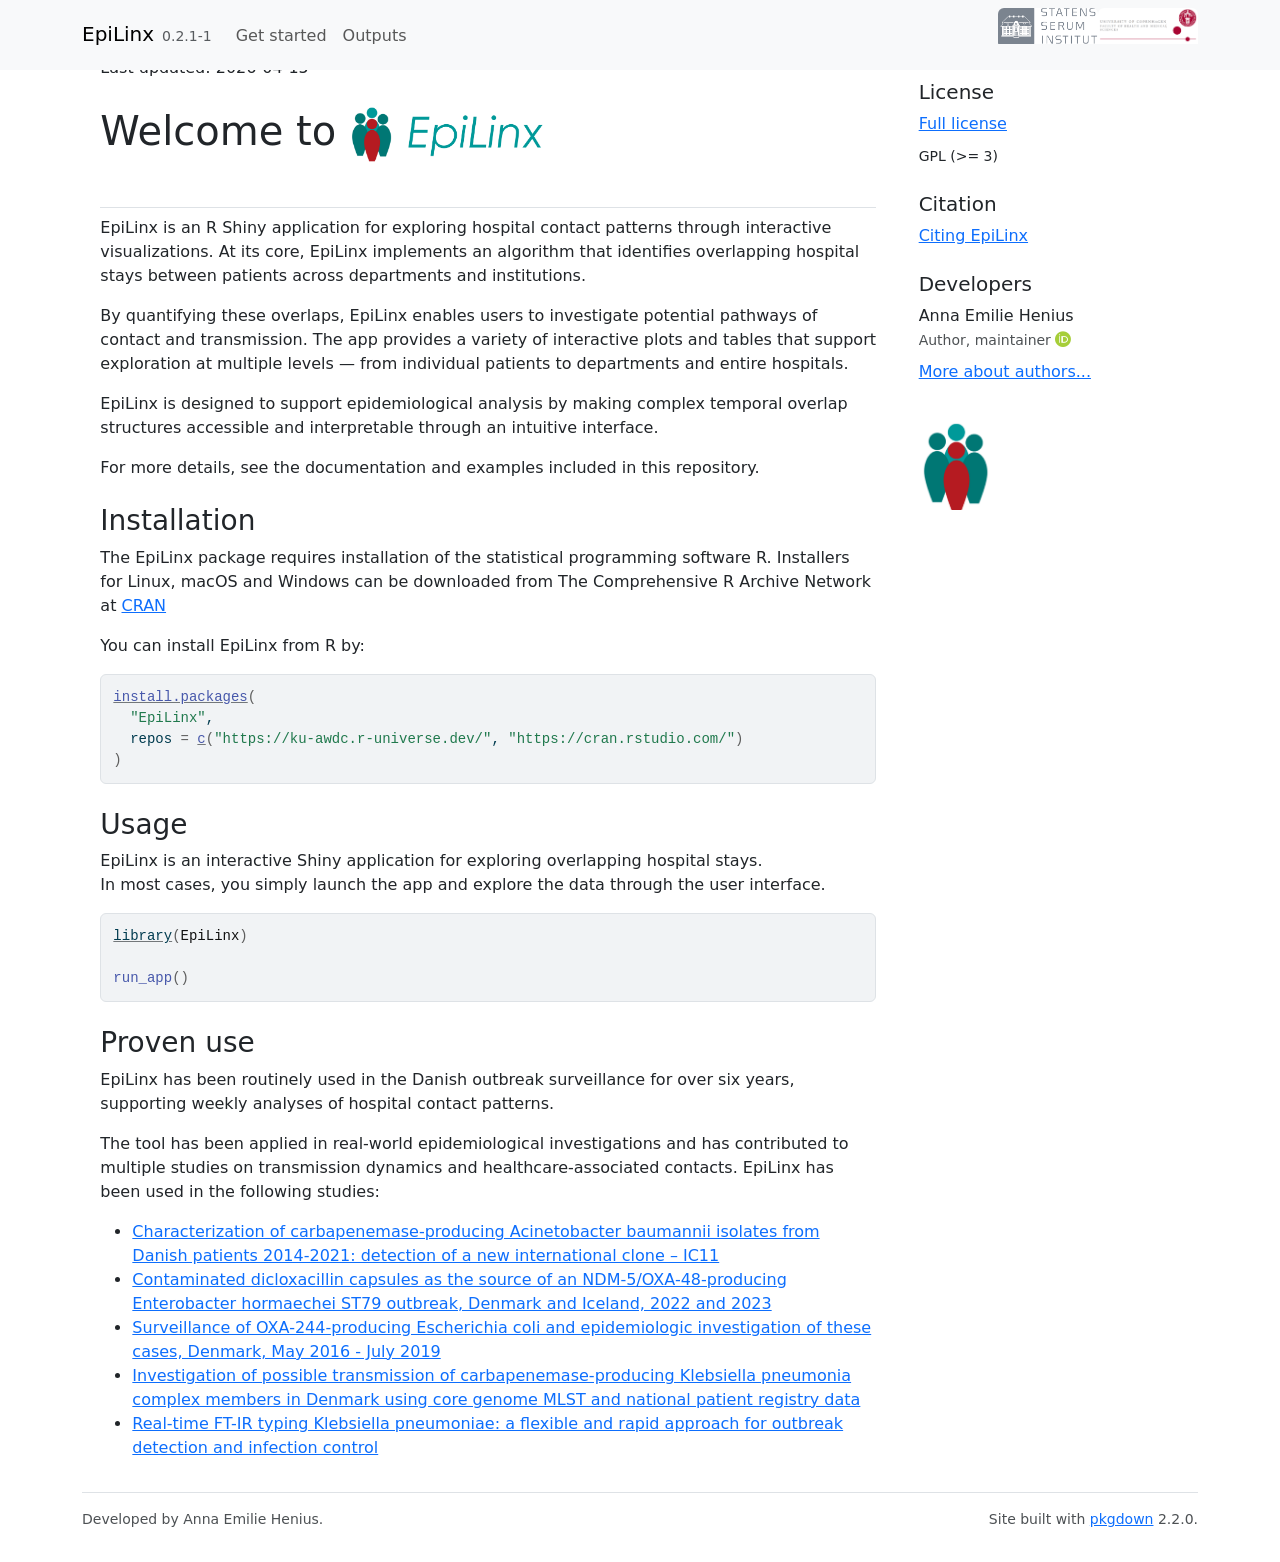
<file: docs/index.html>
<!DOCTYPE html>
<!-- Generated by pkgdown: do not edit by hand --><html lang="en-GB">
<head>
<meta http-equiv="Content-Type" content="text/html; charset=UTF-8">
<meta charset="utf-8">
<meta http-equiv="X-UA-Compatible" content="IE=edge">
<meta name="viewport" content="width=device-width, initial-scale=1, shrink-to-fit=no">
<title>Interactive Visualization Tool for Nosocomial Outbreaks • EpiLinx</title>
<script src="deps/jquery-3.6.0/jquery-3.6.0.min.js"></script><meta name="viewport" content="width=device-width, initial-scale=1, shrink-to-fit=no">
<link href="deps/bootstrap-5.3.1/bootstrap.min.css" rel="stylesheet">
<script src="deps/bootstrap-5.3.1/bootstrap.bundle.min.js"></script><link href="deps/font-awesome-6.5.2/css/all.min.css" rel="stylesheet">
<link href="deps/font-awesome-6.5.2/css/v4-shims.min.css" rel="stylesheet">
<script src="deps/headroom-0.11.0/headroom.min.js"></script><script src="deps/headroom-0.11.0/jQuery.headroom.min.js"></script><script src="deps/bootstrap-toc-1.0.1/bootstrap-toc.min.js"></script><script src="deps/clipboard.js-2.0.11/clipboard.min.js"></script><script src="deps/search-1.0.0/autocomplete.jquery.min.js"></script><script src="deps/search-1.0.0/fuse.min.js"></script><script src="deps/search-1.0.0/mark.min.js"></script><!-- pkgdown --><script src="pkgdown.js"></script><link href="extra.css" rel="stylesheet">
<meta property="og:title" content="Interactive Visualization Tool for Nosocomial Outbreaks">
<meta name="description" content="What the package does (one paragraph).">
<meta property="og:description" content="What the package does (one paragraph).">
</head>
<body>
    <a href="#main" class="visually-hidden-focusable">Skip to contents</a>


    <nav class="navbar navbar-expand-lg fixed-top bg-light" data-bs-theme="light" aria-label="Site navigation"><div class="container">

    <a class="navbar-brand me-2" href="index.html">EpiLinx</a>

    <small class="nav-text text-muted me-auto" data-bs-toggle="tooltip" data-bs-placement="bottom" title="">0.2.1-1</small>


    <button class="navbar-toggler" type="button" data-bs-toggle="collapse" data-bs-target="#navbar" aria-controls="navbar" aria-expanded="false" aria-label="Toggle navigation">
      <span class="navbar-toggler-icon"></span>
    </button>

    <div id="navbar" class="collapse navbar-collapse ms-3">
      <ul class="navbar-nav me-auto">
<li class="nav-item"><a class="nav-link" href="articles/EpiLinx.html">Get started</a></li>
<li class="nav-item"><a class="nav-link" href="articles/outputs.html">Outputs</a></li>
      </ul>
<ul class="navbar-nav">
<li class="nav-item"><a class="external-link nav-link" href="https://www.ssi.dk"></a></li>
<li class="nav-item"><a class="external-link nav-link" href="https://www.sund.ku.dk"></a></li>
      </ul>
</div>


  </div>
</nav><div class="container template-home">
<div class="row">
  <main id="main" class="col-md-9"><p>Last updated: 2026-04-15</p>
<div class="section level1">
<div class="page-header"><h1 id="welcome-to-">Welcome to <img src="reference/figures/EpiLinxHeader.png" style="height:60px;"><a class="anchor" aria-label="anchor" href="#welcome-to-"></a>
</h1></div>
<p>EpiLinx is an R Shiny application for exploring hospital contact patterns through interactive visualizations. At its core, EpiLinx implements an algorithm that identifies overlapping hospital stays between patients across departments and institutions.</p>
<p>By quantifying these overlaps, EpiLinx enables users to investigate potential pathways of contact and transmission. The app provides a variety of interactive plots and tables that support exploration at multiple levels — from individual patients to departments and entire hospitals.</p>
<p>EpiLinx is designed to support epidemiological analysis by making complex temporal overlap structures accessible and interpretable through an intuitive interface.</p>
<p>For more details, see the documentation and examples included in this repository.</p>
<div class="section level2">
<h2 id="installation">Installation<a class="anchor" aria-label="anchor" href="#installation"></a>
</h2>
<p>The EpiLinx package requires installation of the statistical programming software R. Installers for Linux, macOS and Windows can be downloaded from The Comprehensive R Archive Network at <a href="https://cran.r-project.org" class="external-link">CRAN</a></p>
<p>You can install EpiLinx from R by:</p>
<div class="sourceCode" id="cb1"><pre class="downlit sourceCode r">
<code class="sourceCode R"><span><span class="fu"><a href="https://rdrr.io/r/utils/install.packages.html" class="external-link">install.packages</a></span><span class="op">(</span></span>
<span>  <span class="st">"EpiLinx"</span>,</span>
<span>  repos <span class="op">=</span> <span class="fu"><a href="https://rdrr.io/r/base/c.html" class="external-link">c</a></span><span class="op">(</span><span class="st">"https://ku-awdc.r-universe.dev/"</span>, <span class="st">"https://cran.rstudio.com/"</span><span class="op">)</span></span>
<span><span class="op">)</span></span></code></pre></div>
</div>
<div class="section level2">
<h2 id="usage">Usage<a class="anchor" aria-label="anchor" href="#usage"></a>
</h2>
<p>EpiLinx is an interactive Shiny application for exploring overlapping hospital stays.<br>
In most cases, you simply launch the app and explore the data through the user interface.</p>
<div class="sourceCode" id="cb2"><pre class="downlit sourceCode r">
<code class="sourceCode R"><span><span class="kw"><a href="https://rdrr.io/r/base/library.html" class="external-link">library</a></span><span class="op">(</span><span class="va">EpiLinx</span><span class="op">)</span></span>
<span></span>
<span><span class="fu">run_app</span><span class="op">(</span><span class="op">)</span></span></code></pre></div>
</div>
<div class="section level2">
<h2 id="proven-use">Proven use<a class="anchor" aria-label="anchor" href="#proven-use"></a>
</h2>
<p>EpiLinx has been routinely used in the Danish outbreak surveillance for over six years, supporting weekly analyses of hospital contact patterns.</p>
<p>The tool has been applied in real-world epidemiological investigations and has contributed to multiple studies on transmission dynamics and healthcare-associated contacts. EpiLinx has been used in the following studies:</p>
<ul>
<li><a href="https://pubmed.ncbi.nlm.nih.gov/37244424/" class="external-link">Characterization of carbapenemase-producing Acinetobacter baumannii isolates from Danish patients 2014-2021: detection of a new international clone – IC11</a></li>
<li><a href="https://pubmed.ncbi.nlm.nih.gov/36862098/" class="external-link">Contaminated dicloxacillin capsules as the source of an NDM-5/OXA-48-producing Enterobacter hormaechei ST79 outbreak, Denmark and Iceland, 2022 and 2023</a></li>
<li><a href="https://pubmed.ncbi.nlm.nih.gov/32400363/" class="external-link">Surveillance of OXA-244-producing Escherichia coli and epidemiologic investigation of these cases, Denmark, May 2016 - July 2019</a></li>
<li><a href="https://pubmed.ncbi.nlm.nih.gov/32135203/" class="external-link">Investigation of possible transmission of carbapenemase-producing Klebsiella pneumonia complex members in Denmark using core genome MLST and national patient registry data</a></li>
<li><a href="https://pubmed.ncbi.nlm.nih.gov/40448545/" class="external-link">Real-time FT-IR typing Klebsiella pneumoniae: a flexible and rapid approach for outbreak detection and infection control</a></li>
</ul>
</div>
</div>

  </main><aside class="col-md-3"><div class="license">
<h2 data-toc-skip>License</h2>
<ul class="list-unstyled">
<li><a href="LICENSE.html">Full license</a></li>
<li><small>GPL (&gt;= 3)</small></li>
</ul>
</div>

<div class="citation">
<h2 data-toc-skip>Citation</h2>
<ul class="list-unstyled">
<li><a href="authors.html#citation">Citing EpiLinx</a></li>
</ul>
</div>

<div class="developers">
<h2 data-toc-skip>Developers</h2>
<ul class="list-unstyled">
<li>Anna Emilie Henius <br><small class="roles"> Author, maintainer </small> <a href="https://orcid.org/0000-0001-8526-3114" target="orcid.widget" aria-label="ORCID" class="external-link"><span class="fab fa-orcid orcid" aria-hidden="true"></span></a>  </li>
<li><a href="authors.html">More about authors...</a></li>
</ul>
</div>

<div class="">
<h2 data-toc-skip></h2>
<ul class="list-unstyled">
<li><p><img src="reference/figures/EpiLinxLogo.png" style="width:30%; margin-top:10px;"></p></li>
</ul>
</div>

  </aside>
</div>


    <footer><div class="pkgdown-footer-left">
  <p>Developed by Anna Emilie Henius.</p>
</div>

<div class="pkgdown-footer-right">
  <p>Site built with <a href="https://pkgdown.r-lib.org/" class="external-link">pkgdown</a> 2.2.0.</p>
</div>

    </footer>
</div>





  </body>
</html>
</file>
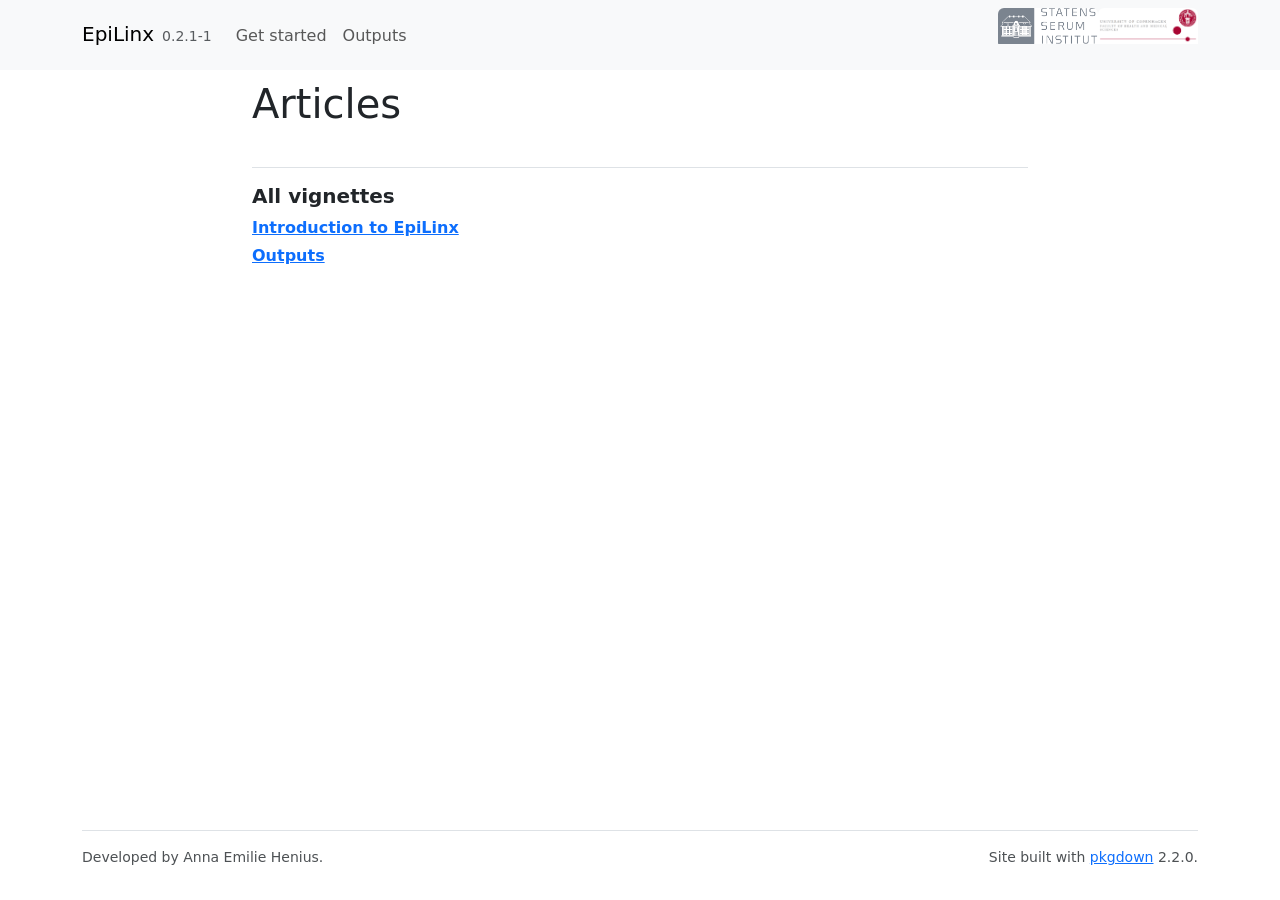
<file: docs/articles/index.html>
<!DOCTYPE html>
<!-- Generated by pkgdown: do not edit by hand --><html lang="en-GB"><head><meta http-equiv="Content-Type" content="text/html; charset=UTF-8"><meta charset="utf-8"><meta http-equiv="X-UA-Compatible" content="IE=edge"><meta name="viewport" content="width=device-width, initial-scale=1, shrink-to-fit=no"><title>Articles • EpiLinx</title><script src="../deps/jquery-3.6.0/jquery-3.6.0.min.js"></script><meta name="viewport" content="width=device-width, initial-scale=1, shrink-to-fit=no"><link href="../deps/bootstrap-5.3.1/bootstrap.min.css" rel="stylesheet"><script src="../deps/bootstrap-5.3.1/bootstrap.bundle.min.js"></script><link href="../deps/font-awesome-6.5.2/css/all.min.css" rel="stylesheet"><link href="../deps/font-awesome-6.5.2/css/v4-shims.min.css" rel="stylesheet"><script src="../deps/headroom-0.11.0/headroom.min.js"></script><script src="../deps/headroom-0.11.0/jQuery.headroom.min.js"></script><script src="../deps/bootstrap-toc-1.0.1/bootstrap-toc.min.js"></script><script src="../deps/clipboard.js-2.0.11/clipboard.min.js"></script><script src="../deps/search-1.0.0/autocomplete.jquery.min.js"></script><script src="../deps/search-1.0.0/fuse.min.js"></script><script src="../deps/search-1.0.0/mark.min.js"></script><!-- pkgdown --><script src="../pkgdown.js"></script><link href="../extra.css" rel="stylesheet"><meta property="og:title" content="Articles"></head><body>
    <a href="#main" class="visually-hidden-focusable">Skip to contents</a>


    <nav class="navbar navbar-expand-lg fixed-top bg-light" data-bs-theme="light" aria-label="Site navigation"><div class="container">

    <a class="navbar-brand me-2" href="../index.html">EpiLinx</a>

    <small class="nav-text text-muted me-auto" data-bs-toggle="tooltip" data-bs-placement="bottom" title="">0.2.1-1</small>


    <button class="navbar-toggler" type="button" data-bs-toggle="collapse" data-bs-target="#navbar" aria-controls="navbar" aria-expanded="false" aria-label="Toggle navigation">
      <span class="navbar-toggler-icon"></span>
    </button>

    <div id="navbar" class="collapse navbar-collapse ms-3">
      <ul class="navbar-nav me-auto"><li class="nav-item"><a class="nav-link" href="../articles/EpiLinx.html">Get started</a></li>
<li class="nav-item"><a class="nav-link" href="../articles/outputs.html">Outputs</a></li>
      </ul><ul class="navbar-nav"><li class="nav-item"><a class="external-link nav-link" href="https://www.ssi.dk"></a></li>
<li class="nav-item"><a class="external-link nav-link" href="https://www.sund.ku.dk"></a></li>
      </ul></div>


  </div>
</nav><div class="container template-article-index">
<div class="row">
  <main id="main" class="col-md-9"><div class="page-header">

      <h1>Articles</h1>
    </div>

    <div class="section ">
      <h3>All vignettes</h3>
      <div class="section-desc"></div>

      <dl><dt><a href="EpiLinx.html">Introduction to EpiLinx</a></dt>
        <dd>
        </dd><dt><a href="outputs.html">Outputs</a></dt>
        <dd>
      </dd></dl></div>
  </main></div>


    <footer><div class="pkgdown-footer-left">
  <p>Developed by Anna Emilie Henius.</p>
</div>

<div class="pkgdown-footer-right">
  <p>Site built with <a href="https://pkgdown.r-lib.org/" class="external-link">pkgdown</a> 2.2.0.</p>
</div>

    </footer></div>





  </body></html>
</file>
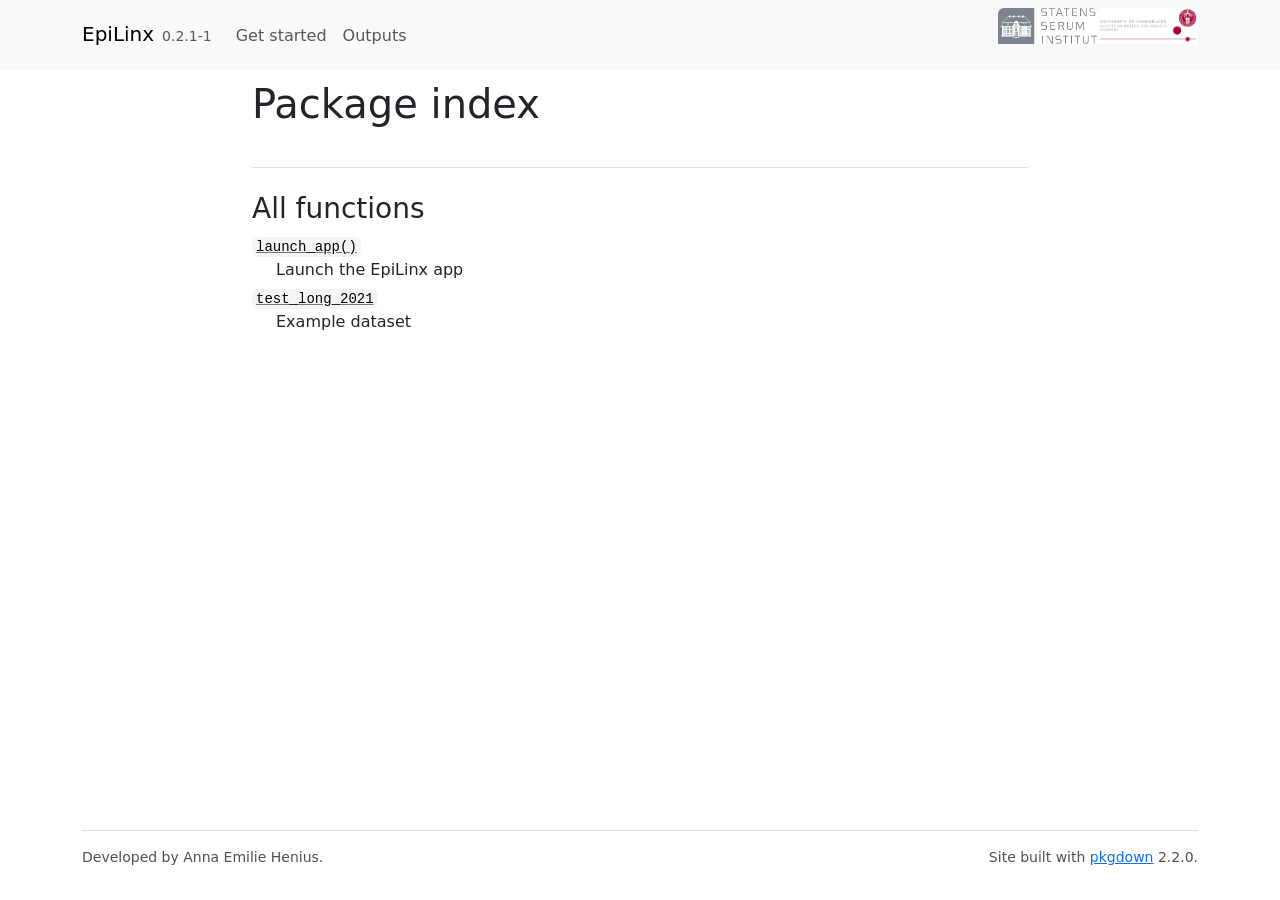
<file: docs/reference/index.html>
<!DOCTYPE html>
<!-- Generated by pkgdown: do not edit by hand --><html lang="en-GB"><head><meta http-equiv="Content-Type" content="text/html; charset=UTF-8"><meta charset="utf-8"><meta http-equiv="X-UA-Compatible" content="IE=edge"><meta name="viewport" content="width=device-width, initial-scale=1, shrink-to-fit=no"><title>Package index • EpiLinx</title><script src="../deps/jquery-3.6.0/jquery-3.6.0.min.js"></script><meta name="viewport" content="width=device-width, initial-scale=1, shrink-to-fit=no"><link href="../deps/bootstrap-5.3.1/bootstrap.min.css" rel="stylesheet"><script src="../deps/bootstrap-5.3.1/bootstrap.bundle.min.js"></script><link href="../deps/font-awesome-6.5.2/css/all.min.css" rel="stylesheet"><link href="../deps/font-awesome-6.5.2/css/v4-shims.min.css" rel="stylesheet"><script src="../deps/headroom-0.11.0/headroom.min.js"></script><script src="../deps/headroom-0.11.0/jQuery.headroom.min.js"></script><script src="../deps/bootstrap-toc-1.0.1/bootstrap-toc.min.js"></script><script src="../deps/clipboard.js-2.0.11/clipboard.min.js"></script><script src="../deps/search-1.0.0/autocomplete.jquery.min.js"></script><script src="../deps/search-1.0.0/fuse.min.js"></script><script src="../deps/search-1.0.0/mark.min.js"></script><!-- pkgdown --><script src="../pkgdown.js"></script><link href="../extra.css" rel="stylesheet"><meta property="og:title" content="Package index"></head><body>
    <a href="#main" class="visually-hidden-focusable">Skip to contents</a>


    <nav class="navbar navbar-expand-lg fixed-top bg-light" data-bs-theme="light" aria-label="Site navigation"><div class="container">

    <a class="navbar-brand me-2" href="../index.html">EpiLinx</a>

    <small class="nav-text text-muted me-auto" data-bs-toggle="tooltip" data-bs-placement="bottom" title="">0.2.1-1</small>


    <button class="navbar-toggler" type="button" data-bs-toggle="collapse" data-bs-target="#navbar" aria-controls="navbar" aria-expanded="false" aria-label="Toggle navigation">
      <span class="navbar-toggler-icon"></span>
    </button>

    <div id="navbar" class="collapse navbar-collapse ms-3">
      <ul class="navbar-nav me-auto"><li class="nav-item"><a class="nav-link" href="../articles/EpiLinx.html">Get started</a></li>
<li class="nav-item"><a class="nav-link" href="../articles/outputs.html">Outputs</a></li>
      </ul><ul class="navbar-nav"><li class="nav-item"><a class="external-link nav-link" href="https://www.ssi.dk"></a></li>
<li class="nav-item"><a class="external-link nav-link" href="https://www.sund.ku.dk"></a></li>
      </ul></div>


  </div>
</nav><div class="container template-reference-index">
<div class="row">
  <main id="main" class="col-md-9"><div class="page-header">

      <h1>Package index</h1>
    </div>

    <div class="section level2">
      <h2 id="all-functions">All functions<a class="anchor" aria-label="anchor" href="#all-functions"></a></h2>



      <dl></dl></div><div class="section level2">




      <dl><dt>

          <code><a href="launch_app.html">launch_app()</a></code>

        </dt>
        <dd>Launch the EpiLinx app</dd>

        <dt>

          <code><a href="test_long_2021.html">test_long_2021</a></code>

        </dt>
        <dd>Example dataset</dd>
      </dl></div>
  </main></div>


    <footer><div class="pkgdown-footer-left">
  <p>Developed by Anna Emilie Henius.</p>
</div>

<div class="pkgdown-footer-right">
  <p>Site built with <a href="https://pkgdown.r-lib.org/" class="external-link">pkgdown</a> 2.2.0.</p>
</div>

    </footer></div>





  </body></html>
</file>
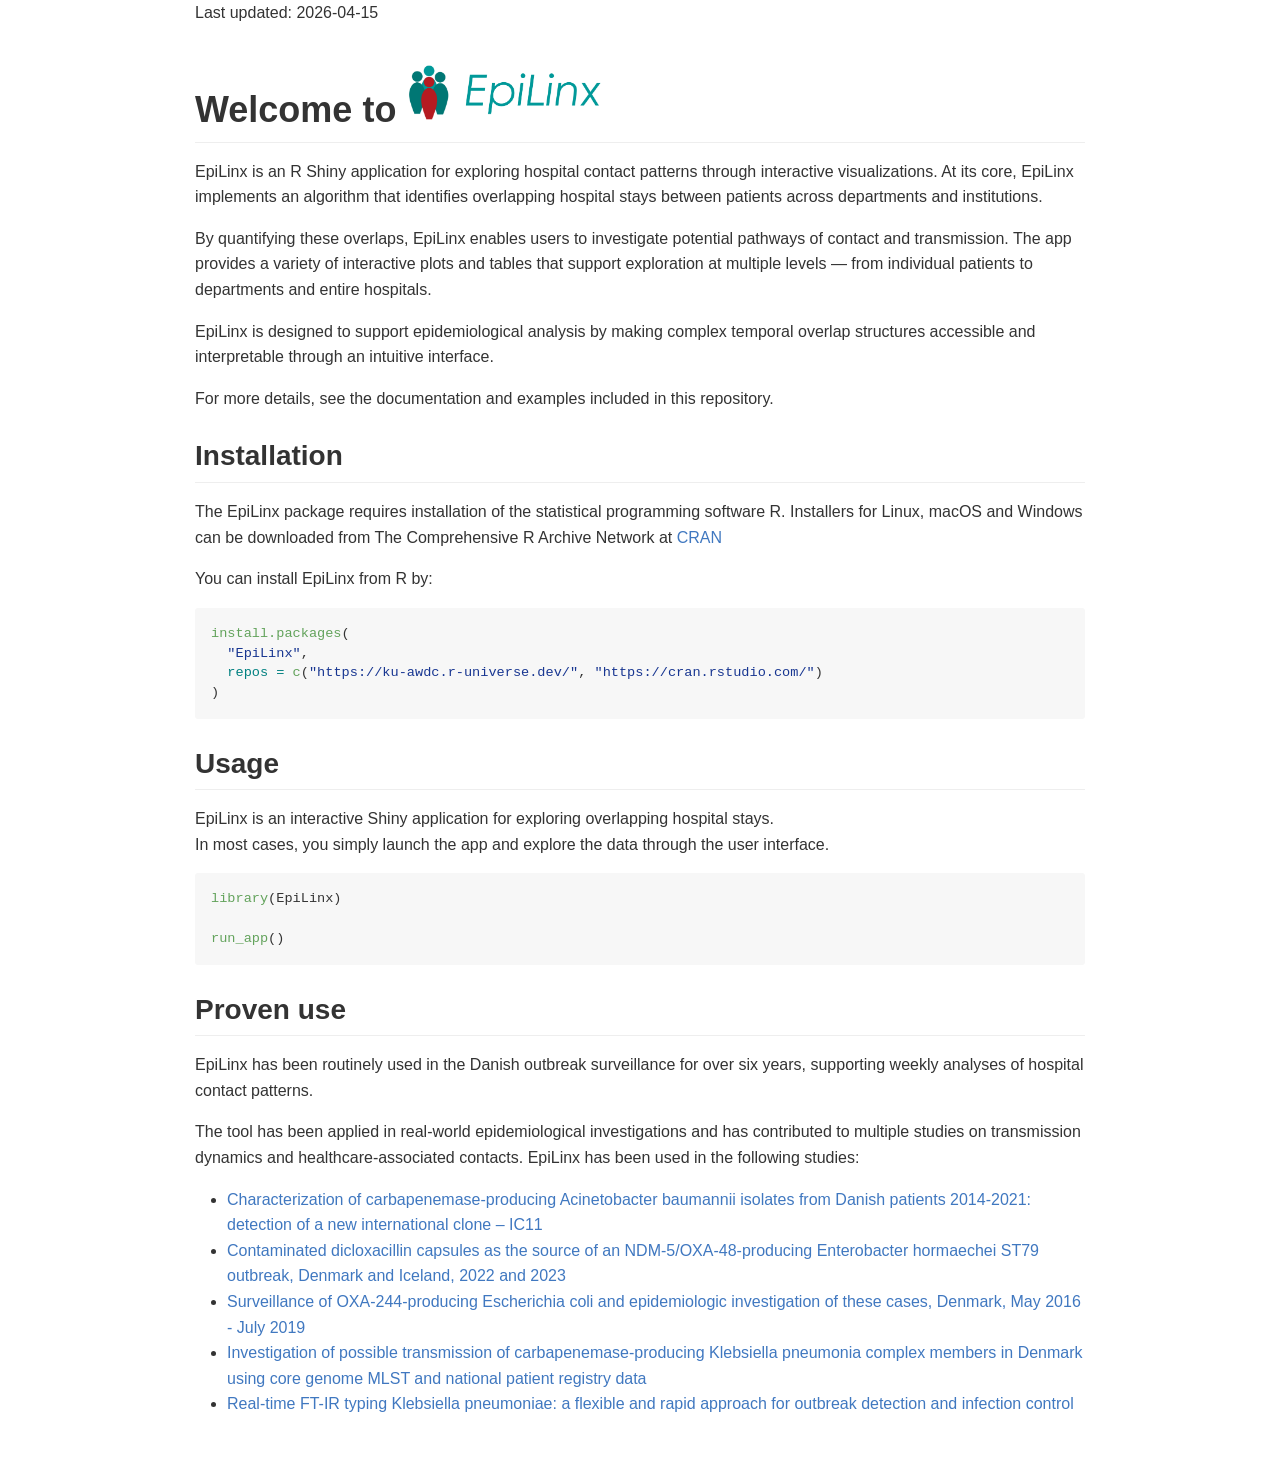
<file: README.html>
<!DOCTYPE html>

<html xmlns="http://www.w3.org/1999/xhtml">

<head>

<meta charset="utf-8">
<meta http-equiv="Content-Type" content="text/html; charset=utf-8" />
<meta name="generator" content="pandoc" />
<meta name="viewport" content="width=device-width, initial-scale=1">

<style type="text/css">
@font-face {
font-family: octicons-link;
src: url([data-uri]) format('woff');
}
body {
-webkit-text-size-adjust: 100%;
text-size-adjust: 100%;
color: #333;
font-family: "Helvetica Neue", Helvetica, "Segoe UI", Arial, freesans, sans-serif, "Apple Color Emoji", "Segoe UI Emoji", "Segoe UI Symbol";
font-size: 16px;
line-height: 1.6;
word-wrap: break-word;
}
a {
background-color: transparent;
}
a:active,
a:hover {
outline: 0;
}
strong {
font-weight: bold;
}
h1 {
font-size: 2em;
margin: 0.67em 0;
}
img {
border: 0;
}
hr {
box-sizing: content-box;
height: 0;
}
pre {
overflow: auto;
}
code,
kbd,
pre {
font-family: monospace, monospace;
font-size: 1em;
}
input {
color: inherit;
font: inherit;
margin: 0;
}
html input[disabled] {
cursor: default;
}
input {
line-height: normal;
}
input[type="checkbox"] {
box-sizing: border-box;
padding: 0;
}
table {
border-collapse: collapse;
border-spacing: 0;
}
td,
th {
padding: 0;
}
* {
box-sizing: border-box;
}
input {
font: 13px / 1.4 Helvetica, arial, nimbussansl, liberationsans, freesans, clean, sans-serif, "Apple Color Emoji", "Segoe UI Emoji", "Segoe UI Symbol";
}
a {
color: #4078c0;
text-decoration: none;
}
a:hover,
a:active {
text-decoration: underline;
}
hr {
height: 0;
margin: 15px 0;
overflow: hidden;
background: transparent;
border: 0;
border-bottom: 1px solid #ddd;
}
hr:before {
display: table;
content: "";
}
hr:after {
display: table;
clear: both;
content: "";
}
h1,
h2,
h3,
h4,
h5,
h6 {
margin-top: 15px;
margin-bottom: 15px;
line-height: 1.1;
}
h1 {
font-size: 30px;
}
h2 {
font-size: 21px;
}
h3 {
font-size: 16px;
}
h4 {
font-size: 14px;
}
h5 {
font-size: 12px;
}
h6 {
font-size: 11px;
}
blockquote {
margin: 0;
}
ul,
ol {
padding: 0;
margin-top: 0;
margin-bottom: 0;
}
ol ol,
ul ol {
list-style-type: lower-roman;
}
ul ul ol,
ul ol ol,
ol ul ol,
ol ol ol {
list-style-type: lower-alpha;
}
dd {
margin-left: 0;
}
code {
font-family: Consolas, "Liberation Mono", Menlo, Courier, monospace;
font-size: 12px;
}
pre {
margin-top: 0;
margin-bottom: 0;
font: 12px Consolas, "Liberation Mono", Menlo, Courier, monospace;
}
.select::-ms-expand {
opacity: 0;
}
.octicon {
font: normal normal normal 16px/1 octicons-link;
display: inline-block;
text-decoration: none;
text-rendering: auto;
-webkit-font-smoothing: antialiased;
-moz-osx-font-smoothing: grayscale;
-webkit-user-select: none;
-moz-user-select: none;
-ms-user-select: none;
user-select: none;
}
.octicon-link:before {
content: '\f05c';
}
.markdown-body:before {
display: table;
content: "";
}
.markdown-body:after {
display: table;
clear: both;
content: "";
}
.markdown-body>*:first-child {
margin-top: 0 !important;
}
.markdown-body>*:last-child {
margin-bottom: 0 !important;
}
a:not([href]) {
color: inherit;
text-decoration: none;
}
.anchor {
display: inline-block;
padding-right: 2px;
margin-left: -18px;
}
.anchor:focus {
outline: none;
}
h1,
h2,
h3,
h4,
h5,
h6 {
margin-top: 1em;
margin-bottom: 16px;
font-weight: bold;
line-height: 1.4;
}
h1 .octicon-link,
h2 .octicon-link,
h3 .octicon-link,
h4 .octicon-link,
h5 .octicon-link,
h6 .octicon-link {
color: #000;
vertical-align: middle;
visibility: hidden;
}
h1:hover .anchor,
h2:hover .anchor,
h3:hover .anchor,
h4:hover .anchor,
h5:hover .anchor,
h6:hover .anchor {
text-decoration: none;
}
h1:hover .anchor .octicon-link,
h2:hover .anchor .octicon-link,
h3:hover .anchor .octicon-link,
h4:hover .anchor .octicon-link,
h5:hover .anchor .octicon-link,
h6:hover .anchor .octicon-link {
visibility: visible;
}
h1 {
padding-bottom: 0.3em;
font-size: 2.25em;
line-height: 1.2;
border-bottom: 1px solid #eee;
}
h1 .anchor {
line-height: 1;
}
h2 {
padding-bottom: 0.3em;
font-size: 1.75em;
line-height: 1.225;
border-bottom: 1px solid #eee;
}
h2 .anchor {
line-height: 1;
}
h3 {
font-size: 1.5em;
line-height: 1.43;
}
h3 .anchor {
line-height: 1.2;
}
h4 {
font-size: 1.25em;
}
h4 .anchor {
line-height: 1.2;
}
h5 {
font-size: 1em;
}
h5 .anchor {
line-height: 1.1;
}
h6 {
font-size: 1em;
color: #777;
}
h6 .anchor {
line-height: 1.1;
}
p,
blockquote,
ul,
ol,
dl,
table,
pre {
margin-top: 0;
margin-bottom: 16px;
}
hr {
height: 4px;
padding: 0;
margin: 16px 0;
background-color: #e7e7e7;
border: 0 none;
}
ul,
ol {
padding-left: 2em;
}
ul ul,
ul ol,
ol ol,
ol ul {
margin-top: 0;
margin-bottom: 0;
}
li>p {
margin-top: 16px;
}
dl {
padding: 0;
}
dl dt {
padding: 0;
margin-top: 16px;
font-size: 1em;
font-style: italic;
font-weight: bold;
}
dl dd {
padding: 0 16px;
margin-bottom: 16px;
}
blockquote {
padding: 0 15px;
color: #777;
border-left: 4px solid #ddd;
}
blockquote>:first-child {
margin-top: 0;
}
blockquote>:last-child {
margin-bottom: 0;
}
table {
display: block;
width: 100%;
overflow: auto;
word-break: normal;
word-break: keep-all;
}
table th {
font-weight: bold;
}
table th,
table td {
padding: 6px 13px;
border: 1px solid #ddd;
}
table tr {
background-color: #fff;
border-top: 1px solid #ccc;
}
table tr:nth-child(2n) {
background-color: #f8f8f8;
}
img {
max-width: 100%;
box-sizing: content-box;
background-color: #fff;
}
code {
padding: 0;
padding-top: 0.2em;
padding-bottom: 0.2em;
margin: 0;
font-size: 85%;
background-color: rgba(0,0,0,0.04);
border-radius: 3px;
}
code:before,
code:after {
letter-spacing: -0.2em;
content: "\00a0";
}
pre>code {
padding: 0;
margin: 0;
font-size: 100%;
word-break: normal;
white-space: pre;
background: transparent;
border: 0;
}
.highlight {
margin-bottom: 16px;
}
.highlight pre,
pre {
padding: 16px;
overflow: auto;
font-size: 85%;
line-height: 1.45;
background-color: #f7f7f7;
border-radius: 3px;
}
.highlight pre {
margin-bottom: 0;
word-break: normal;
}
pre {
word-wrap: normal;
}
pre code {
display: inline;
max-width: initial;
padding: 0;
margin: 0;
overflow: initial;
line-height: inherit;
word-wrap: normal;
background-color: transparent;
border: 0;
}
pre code:before,
pre code:after {
content: normal;
}
kbd {
display: inline-block;
padding: 3px 5px;
font-size: 11px;
line-height: 10px;
color: #555;
vertical-align: middle;
background-color: #fcfcfc;
border: solid 1px #ccc;
border-bottom-color: #bbb;
border-radius: 3px;
box-shadow: inset 0 -1px 0 #bbb;
}
.pl-c {
color: #969896;
}
.pl-c1,
.pl-s .pl-v {
color: #0086b3;
}
.pl-e,
.pl-en {
color: #795da3;
}
.pl-s .pl-s1,
.pl-smi {
color: #333;
}
.pl-ent {
color: #63a35c;
}
.pl-k {
color: #a71d5d;
}
.pl-pds,
.pl-s,
.pl-s .pl-pse .pl-s1,
.pl-sr,
.pl-sr .pl-cce,
.pl-sr .pl-sra,
.pl-sr .pl-sre {
color: #183691;
}
.pl-v {
color: #ed6a43;
}
.pl-id {
color: #b52a1d;
}
.pl-ii {
background-color: #b52a1d;
color: #f8f8f8;
}
.pl-sr .pl-cce {
color: #63a35c;
font-weight: bold;
}
.pl-ml {
color: #693a17;
}
.pl-mh,
.pl-mh .pl-en,
.pl-ms {
color: #1d3e81;
font-weight: bold;
}
.pl-mq {
color: #008080;
}
.pl-mi {
color: #333;
font-style: italic;
}
.pl-mb {
color: #333;
font-weight: bold;
}
.pl-md {
background-color: #ffecec;
color: #bd2c00;
}
.pl-mi1 {
background-color: #eaffea;
color: #55a532;
}
.pl-mdr {
color: #795da3;
font-weight: bold;
}
.pl-mo {
color: #1d3e81;
}
kbd {
display: inline-block;
padding: 3px 5px;
font: 11px Consolas, "Liberation Mono", Menlo, Courier, monospace;
line-height: 10px;
color: #555;
vertical-align: middle;
background-color: #fcfcfc;
border: solid 1px #ccc;
border-bottom-color: #bbb;
border-radius: 3px;
box-shadow: inset 0 -1px 0 #bbb;
}
.task-list-item {
list-style-type: none;
}
.task-list-item+.task-list-item {
margin-top: 3px;
}
.task-list-item input {
margin: 0 0.35em 0.25em -1.6em;
vertical-align: middle;
}
:checked+.radio-label {
z-index: 1;
position: relative;
border-color: #4078c0;
}
.sourceLine {
display: inline-block;
}
code .kw { color: #000000; }
code .dt { color: #ed6a43; }
code .dv { color: #009999; }
code .bn { color: #009999; }
code .fl { color: #009999; }
code .ch { color: #009999; }
code .st { color: #183691; }
code .co { color: #969896; }
code .ot { color: #0086b3; }
code .al { color: #a61717; }
code .fu { color: #63a35c; }
code .er { color: #a61717; background-color: #e3d2d2; }
code .wa { color: #000000; }
code .cn { color: #008080; }
code .sc { color: #008080; }
code .vs { color: #183691; }
code .ss { color: #183691; }
code .im { color: #000000; }
code .va {color: #008080; }
code .cf { color: #000000; }
code .op { color: #000000; }
code .bu { color: #000000; }
code .ex { color: #000000; }
code .pp { color: #999999; }
code .at { color: #008080; }
code .do { color: #969896; }
code .an { color: #008080; }
code .cv { color: #008080; }
code .in { color: #008080; }
</style>
<style>
body {
box-sizing: border-box;
min-width: 200px;
max-width: 980px;
margin: 0 auto;
padding: 45px;
padding-top: 0px;
}
</style>


</head>

<body>

<p>Last updated: 2026-04-15</p>
<h1 id="welcome-to-">Welcome to
<img src="[data-uri]" style="height:60px;"></h1>
<p>EpiLinx is an R Shiny application for exploring hospital contact
patterns through interactive visualizations. At its core, EpiLinx
implements an algorithm that identifies overlapping hospital stays
between patients across departments and institutions.</p>
<p>By quantifying these overlaps, EpiLinx enables users to investigate
potential pathways of contact and transmission. The app provides a
variety of interactive plots and tables that support exploration at
multiple levels — from individual patients to departments and entire
hospitals.</p>
<p>EpiLinx is designed to support epidemiological analysis by making
complex temporal overlap structures accessible and interpretable through
an intuitive interface.</p>
<p>For more details, see the documentation and examples included in this
repository.</p>
<h2 id="installation">Installation</h2>
<p>The EpiLinx package requires installation of the statistical
programming software R. Installers for Linux, macOS and Windows can be
downloaded from The Comprehensive R Archive Network at <a href="https://cran.r-project.org">CRAN</a></p>
<p>You can install EpiLinx from R by:</p>
<div class="sourceCode" id="cb1"><pre class="sourceCode r"><code class="sourceCode r"><span id="cb1-1"><a href="#cb1-1" tabindex="-1"></a><span class="fu">install.packages</span>(</span>
<span id="cb1-2"><a href="#cb1-2" tabindex="-1"></a>  <span class="st">&quot;EpiLinx&quot;</span>,</span>
<span id="cb1-3"><a href="#cb1-3" tabindex="-1"></a>  <span class="at">repos =</span> <span class="fu">c</span>(<span class="st">&quot;https://ku-awdc.r-universe.dev/&quot;</span>, <span class="st">&quot;https://cran.rstudio.com/&quot;</span>)</span>
<span id="cb1-4"><a href="#cb1-4" tabindex="-1"></a>)</span></code></pre></div>
<h2 id="usage">Usage</h2>
<p>EpiLinx is an interactive Shiny application for exploring overlapping
hospital stays.<br />
In most cases, you simply launch the app and explore the data through
the user interface.</p>
<div class="sourceCode" id="cb2"><pre class="sourceCode r"><code class="sourceCode r"><span id="cb2-1"><a href="#cb2-1" tabindex="-1"></a><span class="fu">library</span>(EpiLinx)</span>
<span id="cb2-2"><a href="#cb2-2" tabindex="-1"></a></span>
<span id="cb2-3"><a href="#cb2-3" tabindex="-1"></a><span class="fu">run_app</span>()</span></code></pre></div>
<h2 id="proven-use">Proven use</h2>
<p>EpiLinx has been routinely used in the Danish outbreak surveillance
for over six years, supporting weekly analyses of hospital contact
patterns.</p>
<p>The tool has been applied in real-world epidemiological
investigations and has contributed to multiple studies on transmission
dynamics and healthcare-associated contacts. EpiLinx has been used in
the following studies:</p>
<ul>
<li><a href="https://pubmed.ncbi.nlm.nih.gov/37244424/">Characterization
of carbapenemase-producing Acinetobacter baumannii isolates from Danish
patients 2014-2021: detection of a new international clone –
IC11</a></li>
<li><a href="https://pubmed.ncbi.nlm.nih.gov/36862098/">Contaminated
dicloxacillin capsules as the source of an NDM-5/OXA-48-producing
Enterobacter hormaechei ST79 outbreak, Denmark and Iceland, 2022 and
2023</a></li>
<li><a href="https://pubmed.ncbi.nlm.nih.gov/32400363/">Surveillance of
OXA-244-producing Escherichia coli and epidemiologic investigation of
these cases, Denmark, May 2016 - July 2019</a></li>
<li><a href="https://pubmed.ncbi.nlm.nih.gov/32135203/">Investigation of
possible transmission of carbapenemase-producing Klebsiella pneumonia
complex members in Denmark using core genome MLST and national patient
registry data</a></li>
<li><a href="https://pubmed.ncbi.nlm.nih.gov/40448545/">Real-time FT-IR
typing Klebsiella pneumoniae: a flexible and rapid approach for outbreak
detection and infection control</a></li>
</ul>

</body>
</html>
</file>
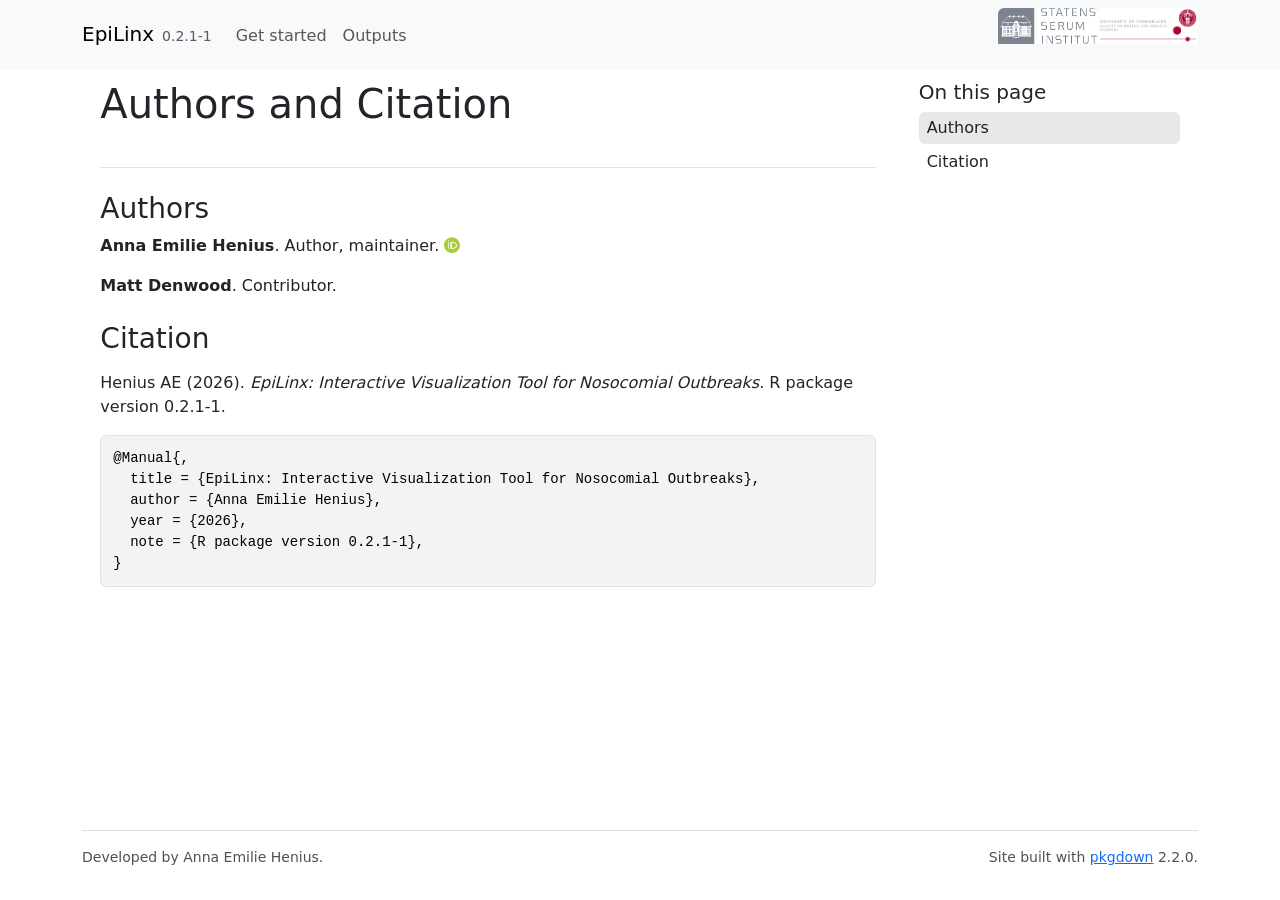
<file: docs/authors.html>
<!DOCTYPE html>
<!-- Generated by pkgdown: do not edit by hand --><html lang="en-GB"><head><meta http-equiv="Content-Type" content="text/html; charset=UTF-8"><meta charset="utf-8"><meta http-equiv="X-UA-Compatible" content="IE=edge"><meta name="viewport" content="width=device-width, initial-scale=1, shrink-to-fit=no"><title>Authors and Citation • EpiLinx</title><script src="deps/jquery-3.6.0/jquery-3.6.0.min.js"></script><meta name="viewport" content="width=device-width, initial-scale=1, shrink-to-fit=no"><link href="deps/bootstrap-5.3.1/bootstrap.min.css" rel="stylesheet"><script src="deps/bootstrap-5.3.1/bootstrap.bundle.min.js"></script><link href="deps/font-awesome-6.5.2/css/all.min.css" rel="stylesheet"><link href="deps/font-awesome-6.5.2/css/v4-shims.min.css" rel="stylesheet"><script src="deps/headroom-0.11.0/headroom.min.js"></script><script src="deps/headroom-0.11.0/jQuery.headroom.min.js"></script><script src="deps/bootstrap-toc-1.0.1/bootstrap-toc.min.js"></script><script src="deps/clipboard.js-2.0.11/clipboard.min.js"></script><script src="deps/search-1.0.0/autocomplete.jquery.min.js"></script><script src="deps/search-1.0.0/fuse.min.js"></script><script src="deps/search-1.0.0/mark.min.js"></script><!-- pkgdown --><script src="pkgdown.js"></script><link href="extra.css" rel="stylesheet"><meta property="og:title" content="Authors and Citation"></head><body>
    <a href="#main" class="visually-hidden-focusable">Skip to contents</a>


    <nav class="navbar navbar-expand-lg fixed-top bg-light" data-bs-theme="light" aria-label="Site navigation"><div class="container">

    <a class="navbar-brand me-2" href="index.html">EpiLinx</a>

    <small class="nav-text text-muted me-auto" data-bs-toggle="tooltip" data-bs-placement="bottom" title="">0.2.1-1</small>


    <button class="navbar-toggler" type="button" data-bs-toggle="collapse" data-bs-target="#navbar" aria-controls="navbar" aria-expanded="false" aria-label="Toggle navigation">
      <span class="navbar-toggler-icon"></span>
    </button>

    <div id="navbar" class="collapse navbar-collapse ms-3">
      <ul class="navbar-nav me-auto"><li class="nav-item"><a class="nav-link" href="articles/EpiLinx.html">Get started</a></li>
<li class="nav-item"><a class="nav-link" href="articles/outputs.html">Outputs</a></li>
      </ul><ul class="navbar-nav"><li class="nav-item"><a class="external-link nav-link" href="https://www.ssi.dk"></a></li>
<li class="nav-item"><a class="external-link nav-link" href="https://www.sund.ku.dk"></a></li>
      </ul></div>


  </div>
</nav><div class="container template-citation-authors">
<div class="row">
  <main id="main" class="col-md-9"><div class="page-header">

      <h1>Authors and Citation</h1>
    </div>

    <div class="section level2">
      <h2>Authors</h2>

      <ul class="list-unstyled"><li>
          <p><strong>Anna Emilie Henius</strong>. Author, maintainer. <a href="https://orcid.org/0000-0001-8526-3114" target="orcid.widget" aria-label="ORCID" class="external-link"><span class="fab fa-orcid orcid" aria-hidden="true"></span></a>
          </p>
        </li>
        <li>
          <p><strong>Matt Denwood</strong>. Contributor.
          </p>
        </li>
      </ul></div>

    <div class="section level2">
      <h2 id="citation">Citation</h2>
      <p></p>

      <p>Henius AE (2026).
<em>EpiLinx: Interactive Visualization Tool for Nosocomial Outbreaks</em>.
R package version 0.2.1-1.
</p>
      <pre>@Manual{,
  title = {EpiLinx: Interactive Visualization Tool for Nosocomial Outbreaks},
  author = {Anna Emilie Henius},
  year = {2026},
  note = {R package version 0.2.1-1},
}</pre>
    </div>

  </main><aside class="col-md-3"><nav id="toc" aria-label="Table of contents"><h2>On this page</h2>
    </nav></aside></div>


    <footer><div class="pkgdown-footer-left">
  <p>Developed by Anna Emilie Henius.</p>
</div>

<div class="pkgdown-footer-right">
  <p>Site built with <a href="https://pkgdown.r-lib.org/" class="external-link">pkgdown</a> 2.2.0.</p>
</div>

    </footer></div>





  </body></html>
</file>
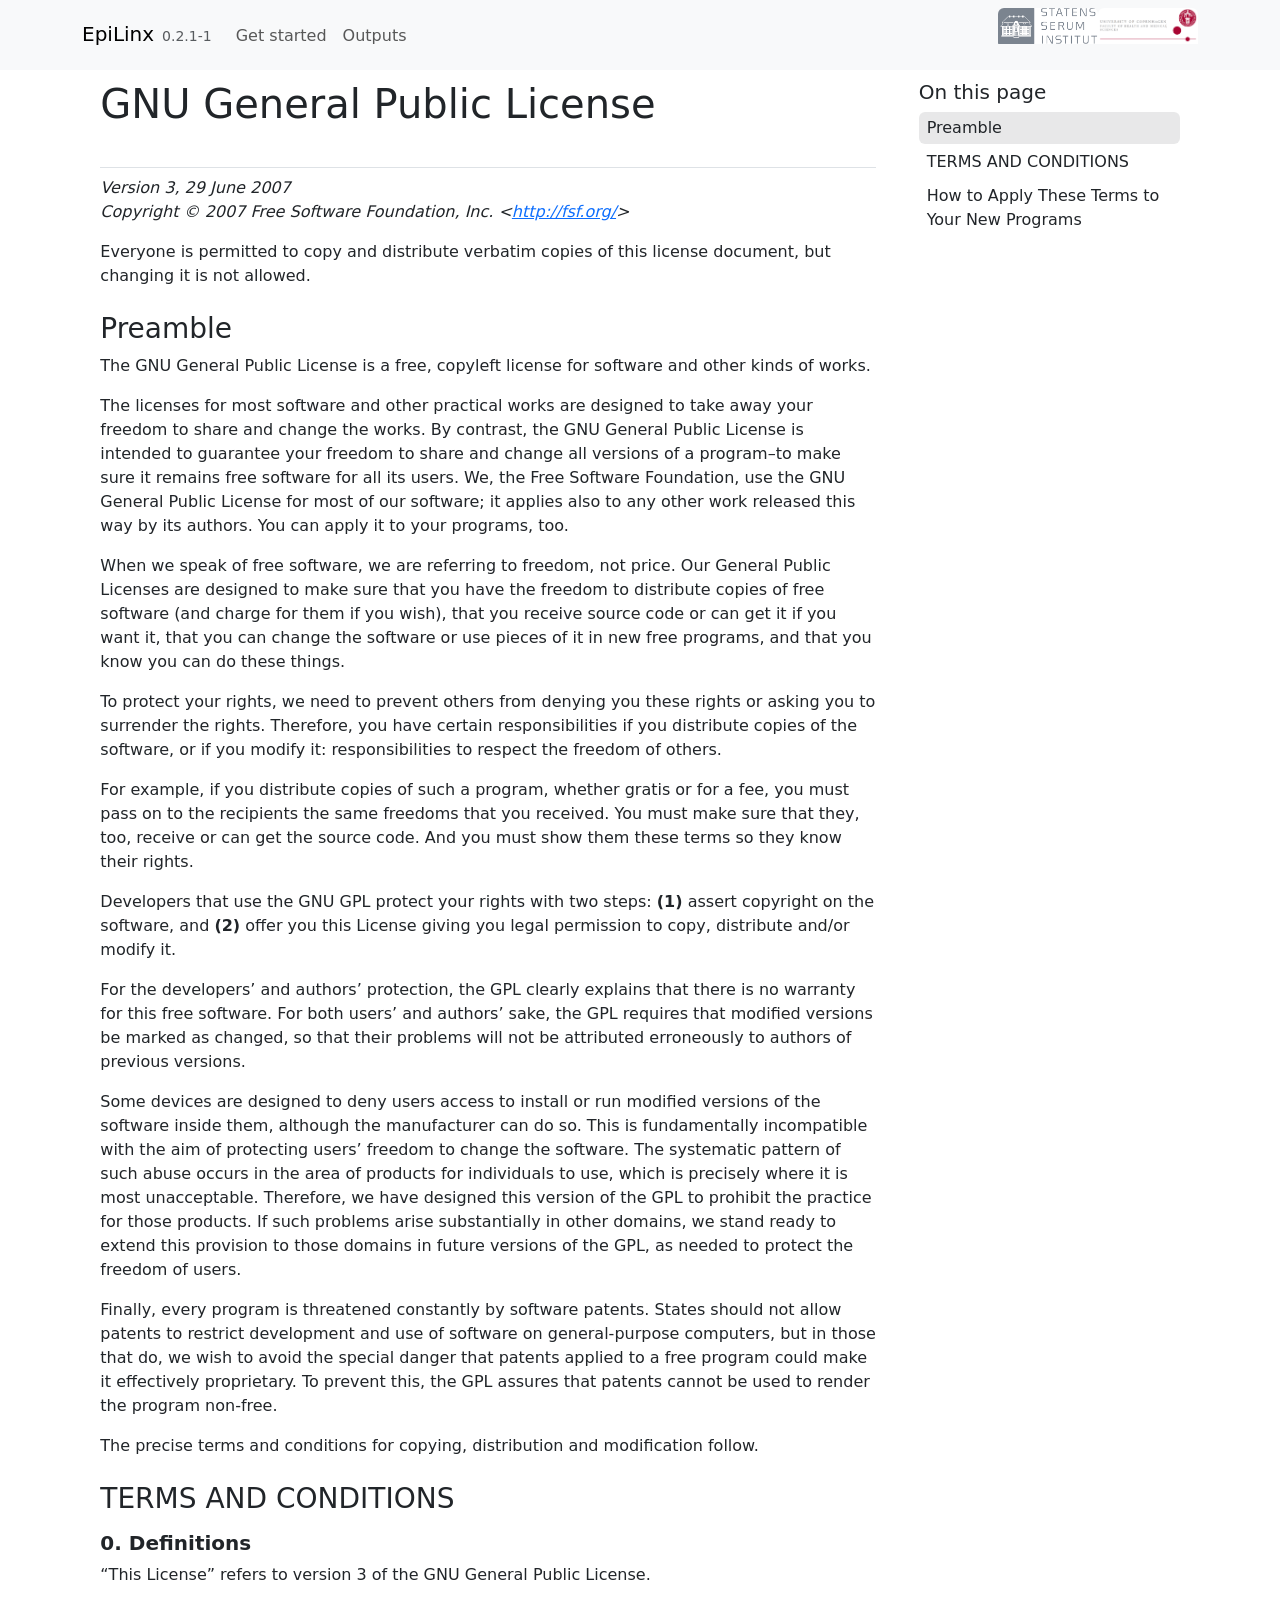
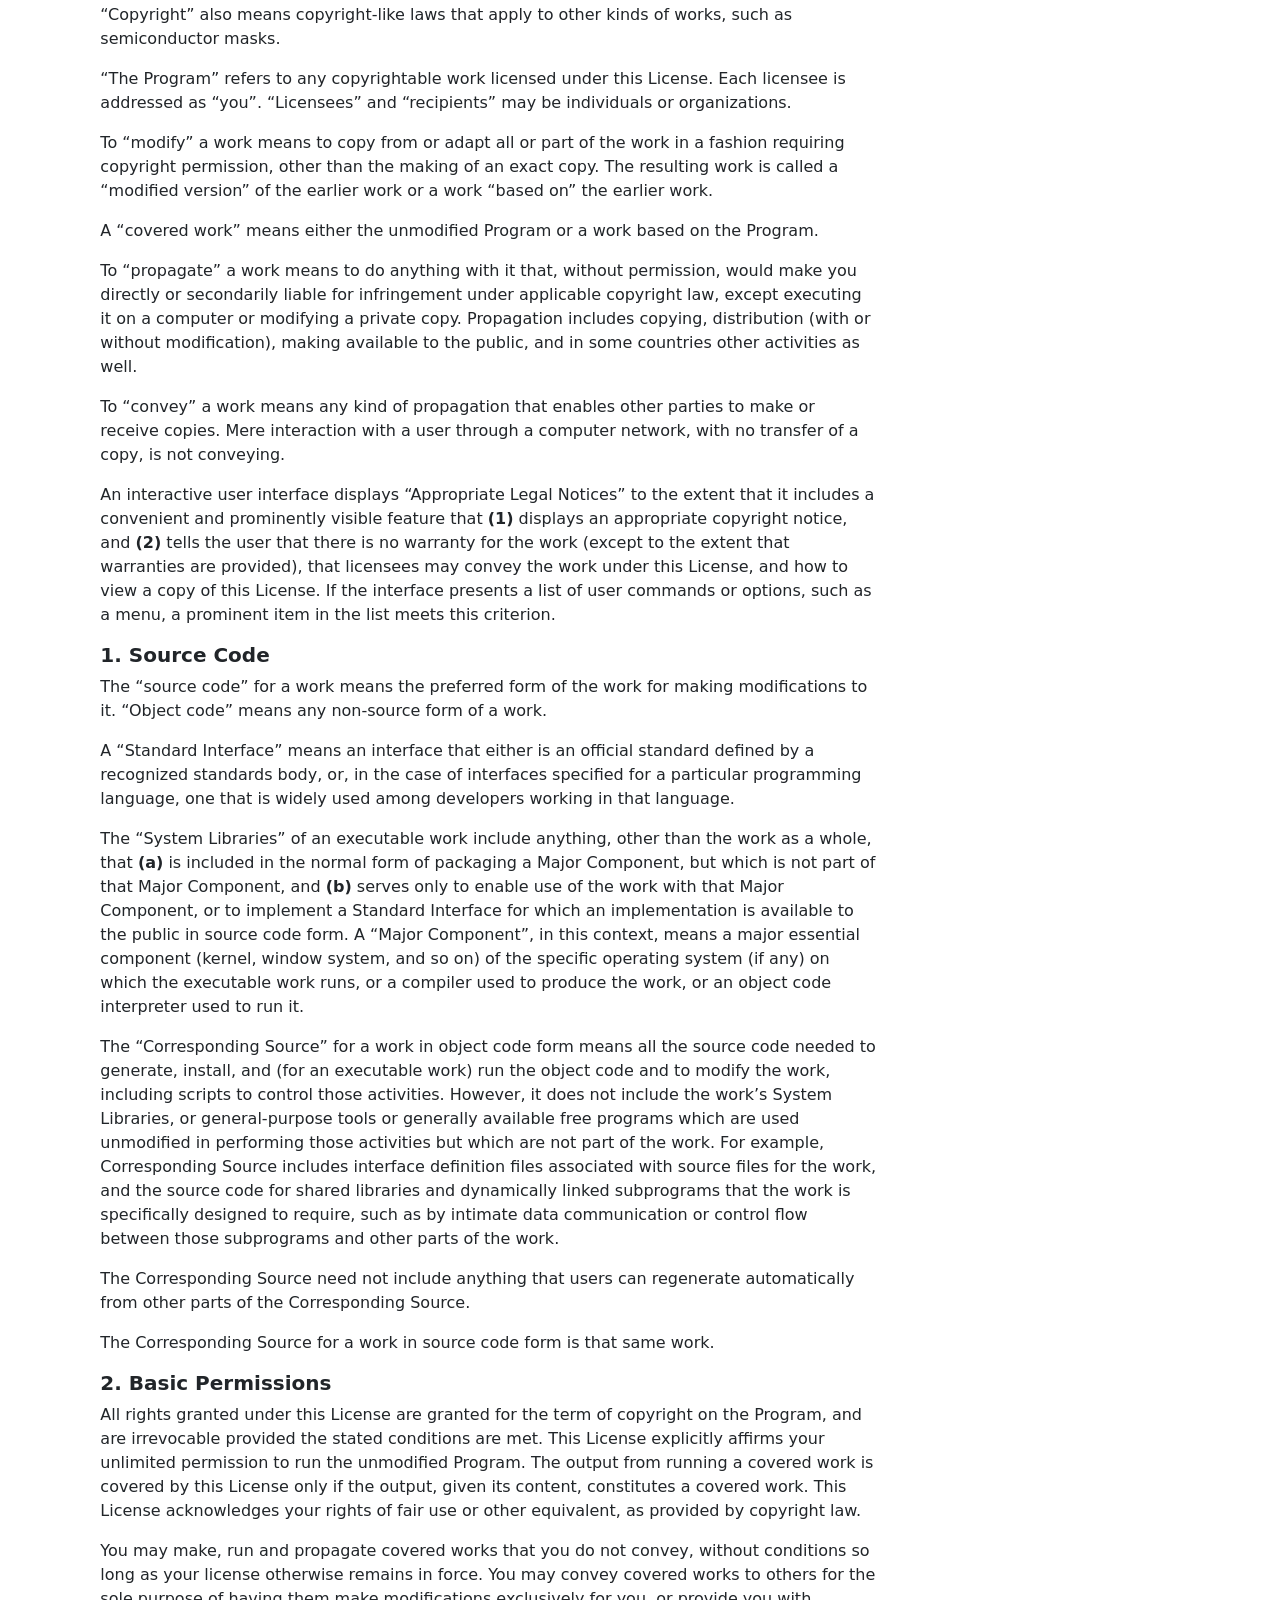
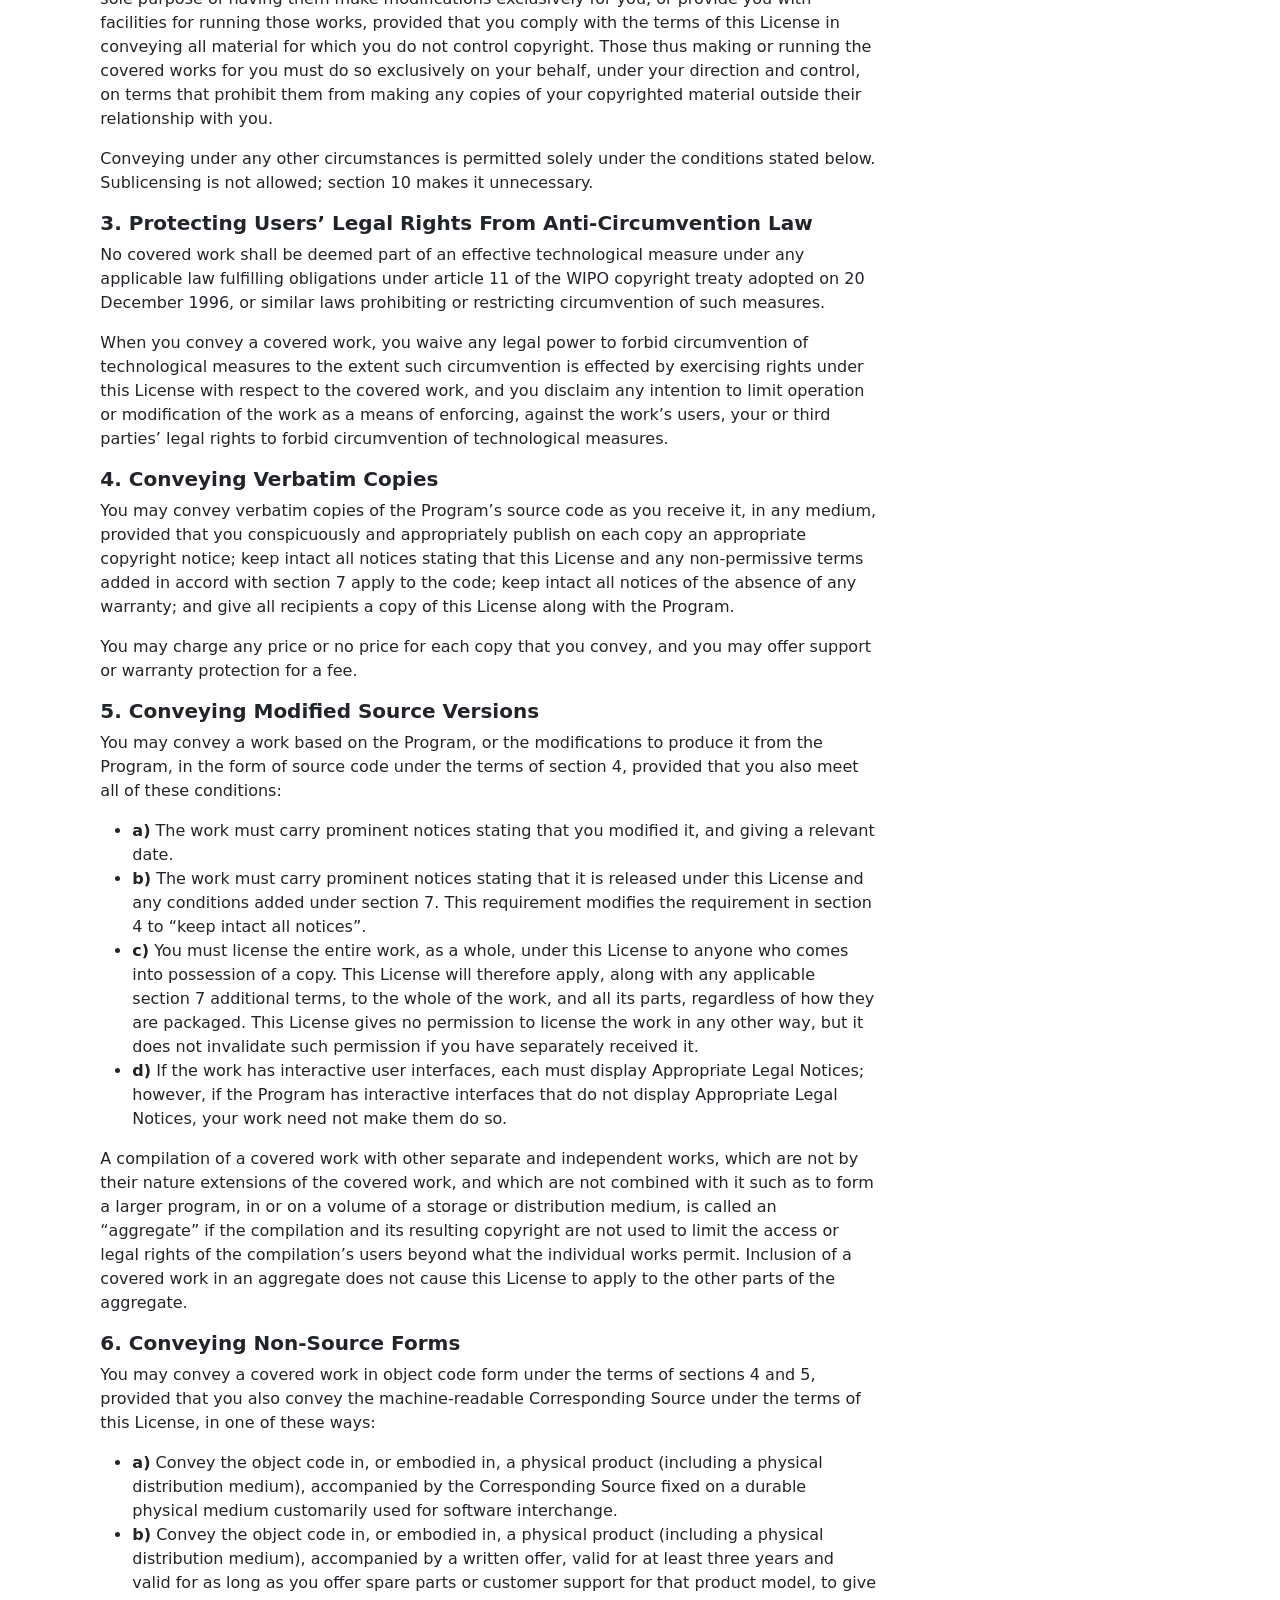
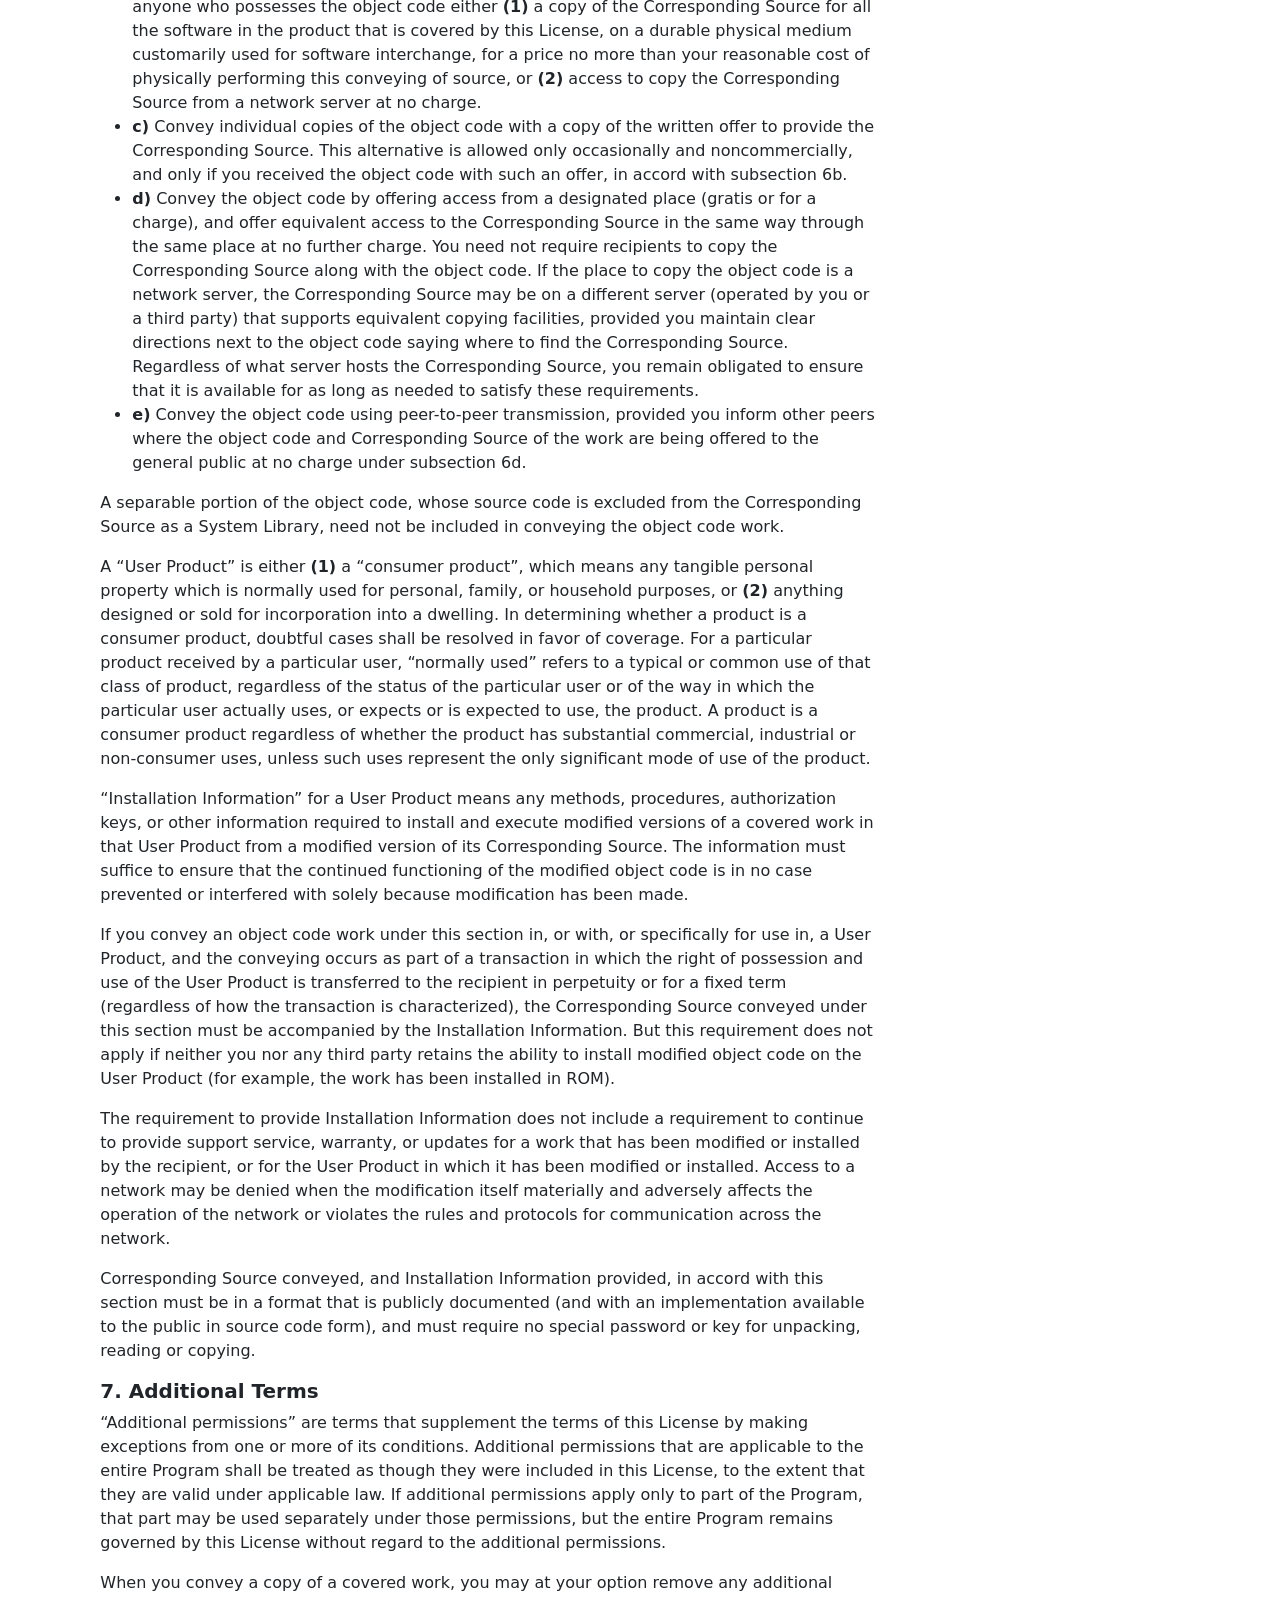
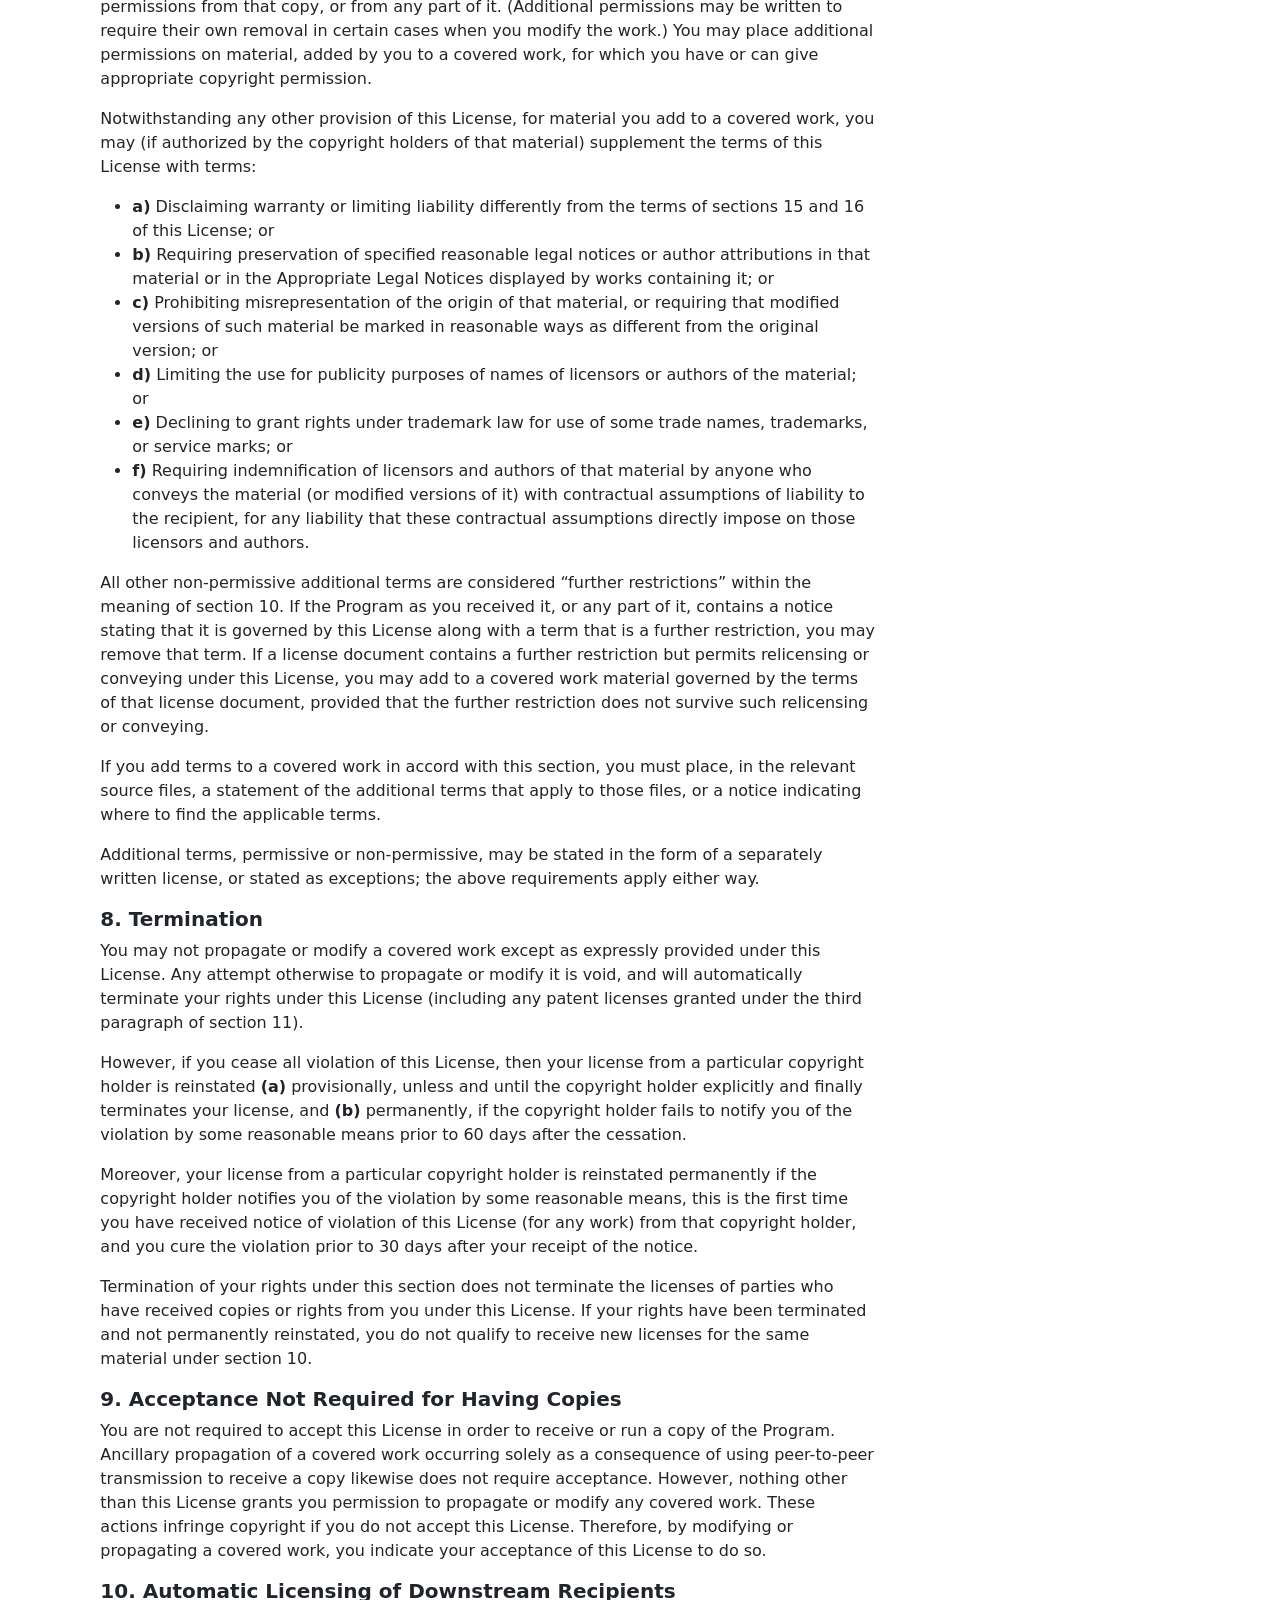
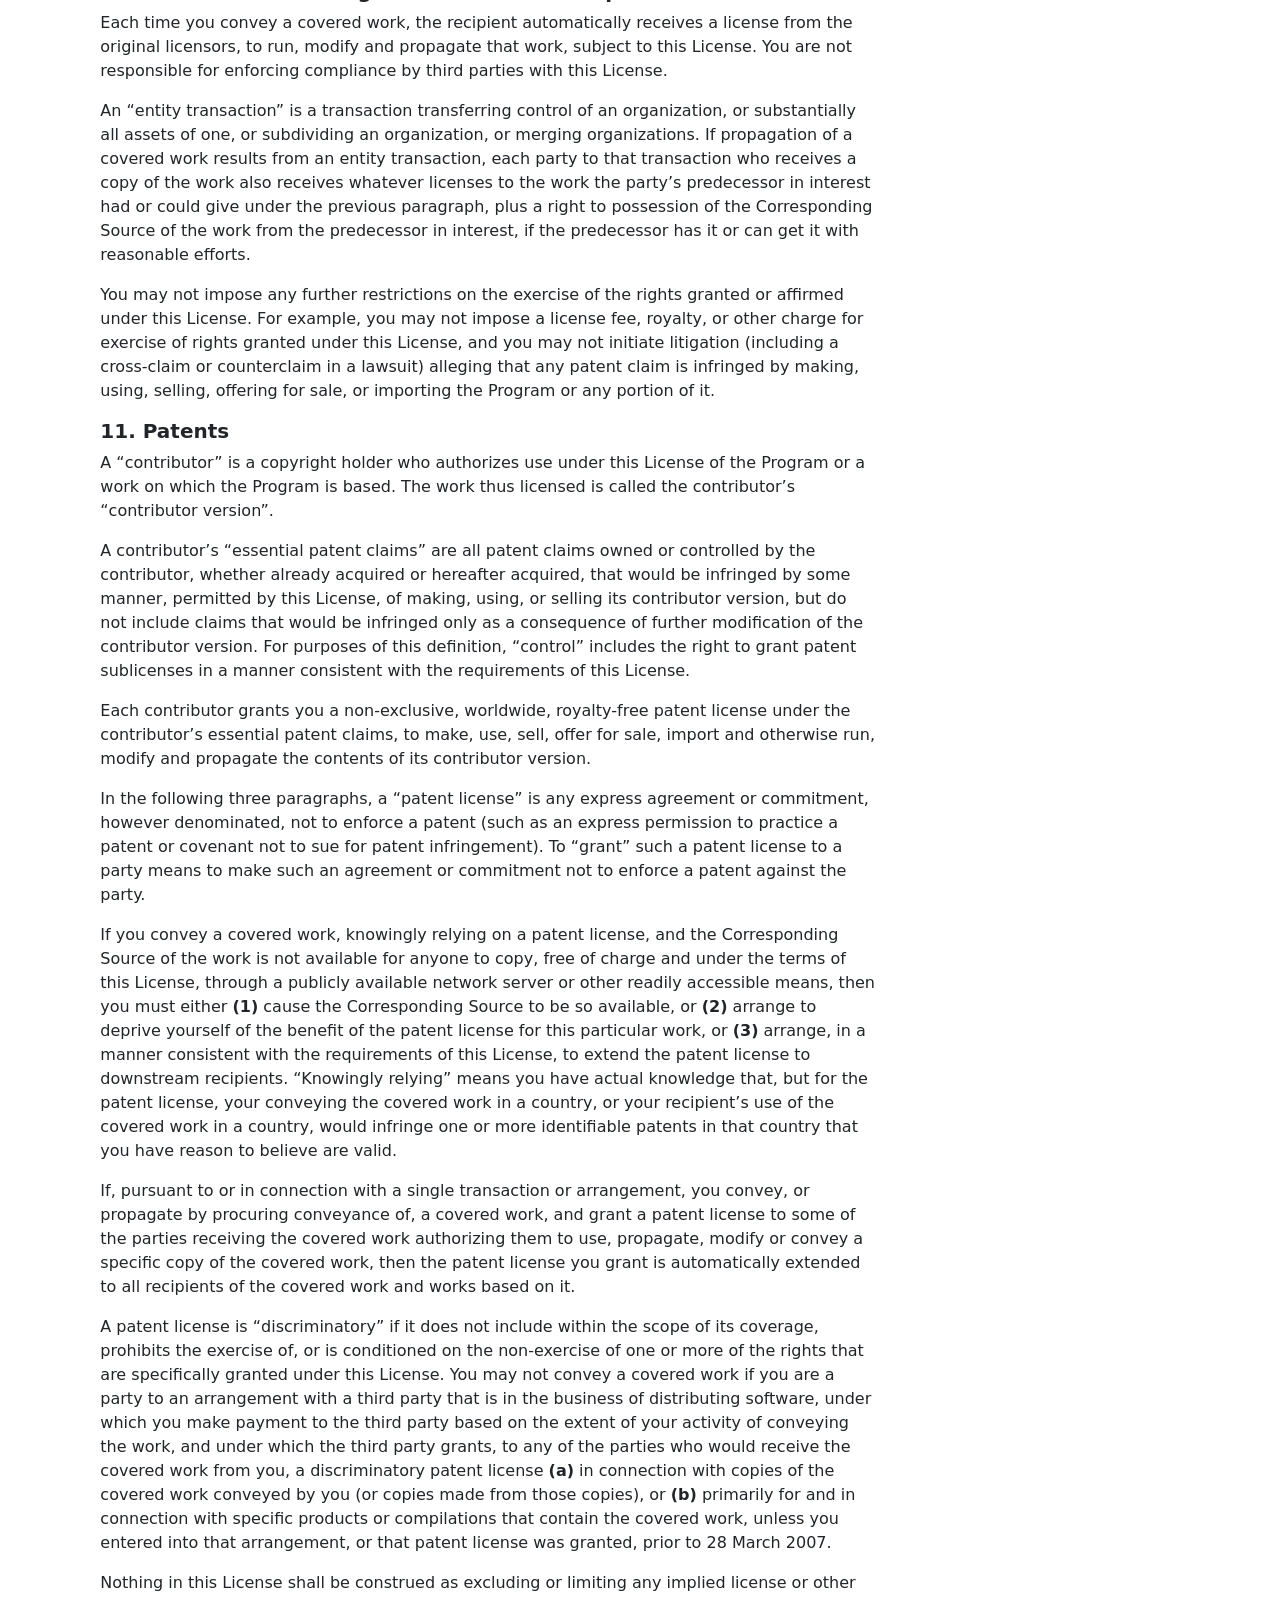
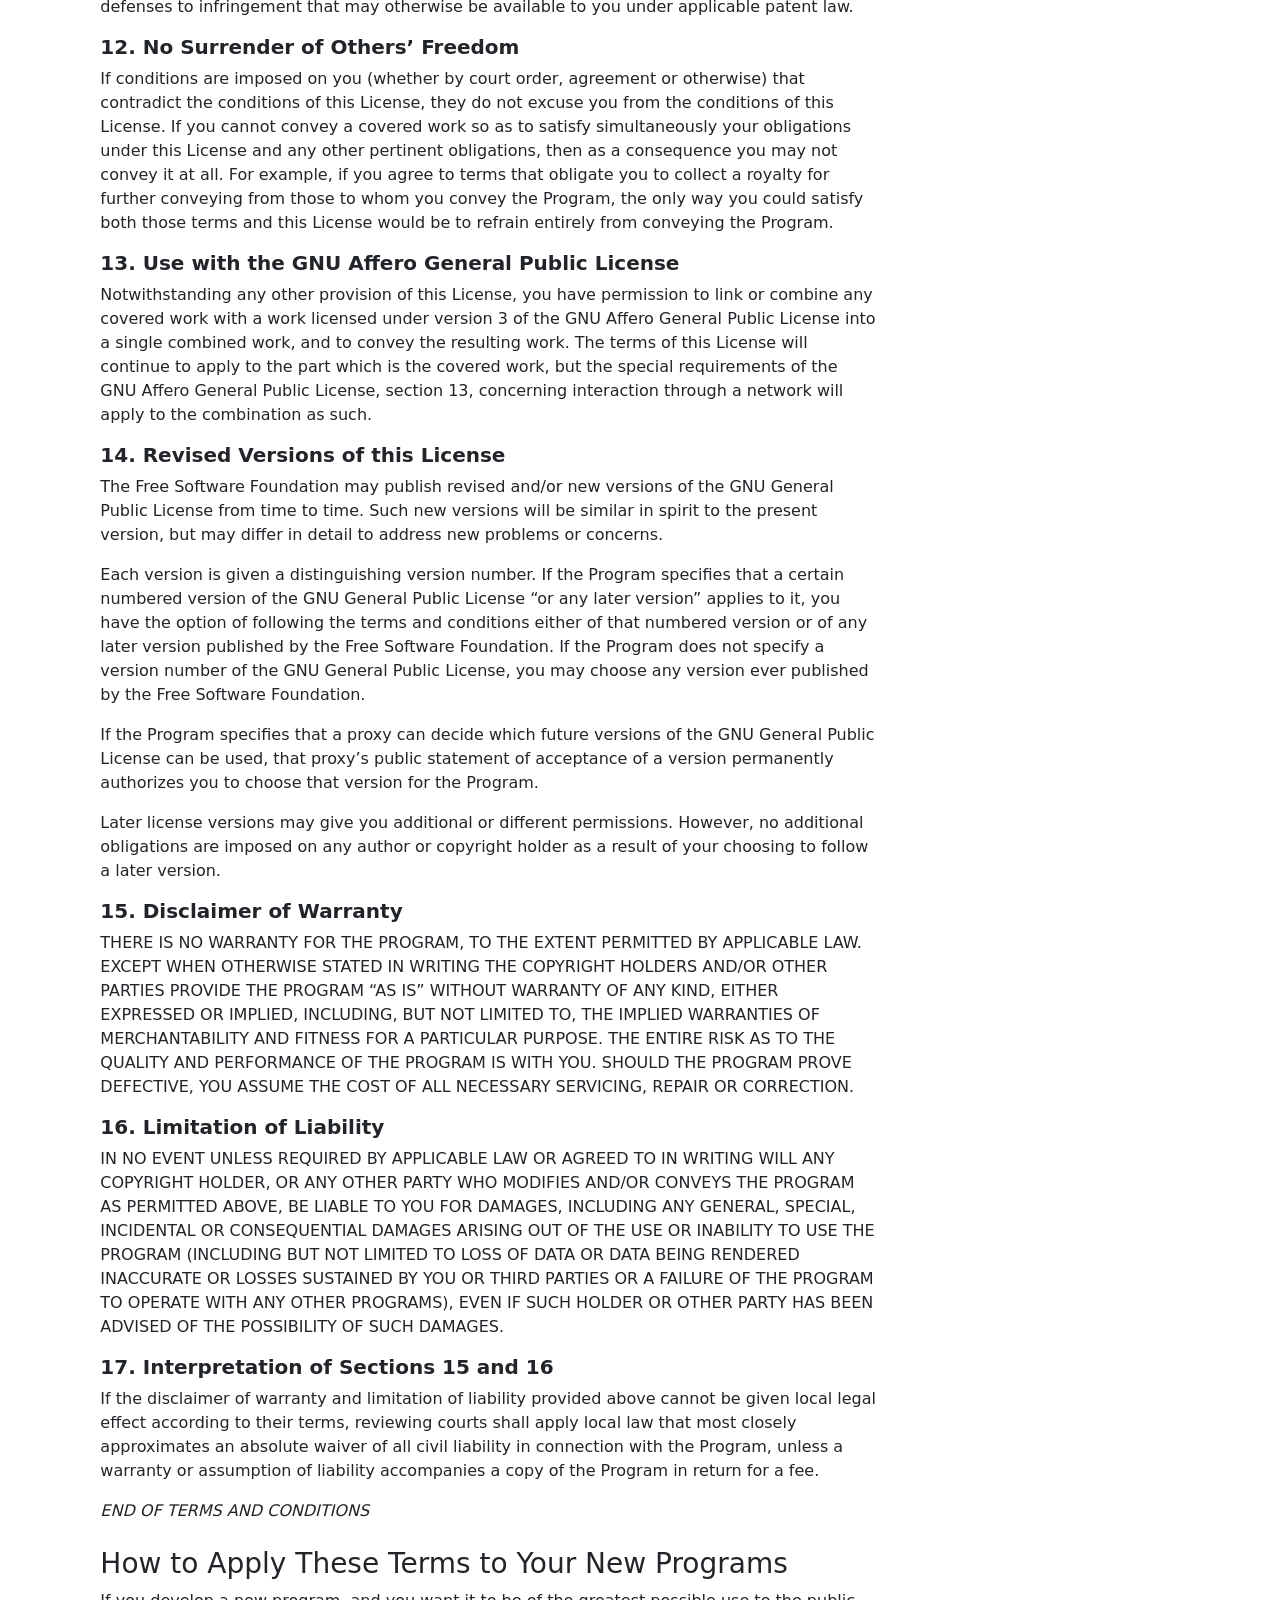
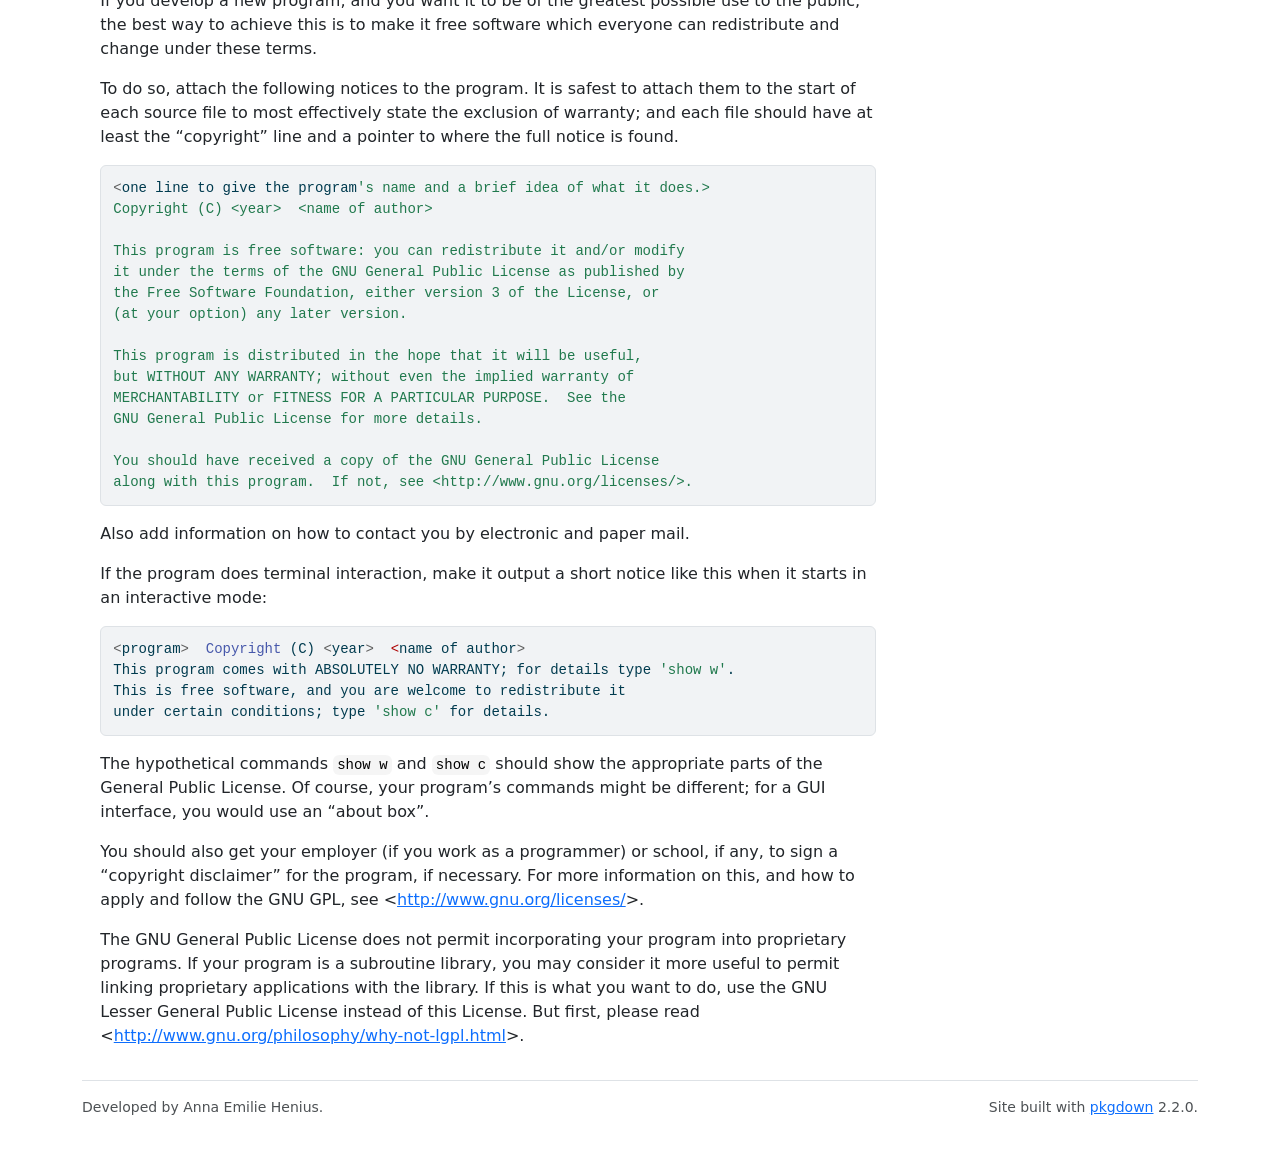
<file: docs/LICENSE.html>
<!DOCTYPE html>
<!-- Generated by pkgdown: do not edit by hand --><html lang="en-GB"><head><meta http-equiv="Content-Type" content="text/html; charset=UTF-8"><meta charset="utf-8"><meta http-equiv="X-UA-Compatible" content="IE=edge"><meta name="viewport" content="width=device-width, initial-scale=1, shrink-to-fit=no"><title>GNU General Public License • EpiLinx</title><script src="deps/jquery-3.6.0/jquery-3.6.0.min.js"></script><meta name="viewport" content="width=device-width, initial-scale=1, shrink-to-fit=no"><link href="deps/bootstrap-5.3.1/bootstrap.min.css" rel="stylesheet"><script src="deps/bootstrap-5.3.1/bootstrap.bundle.min.js"></script><link href="deps/font-awesome-6.5.2/css/all.min.css" rel="stylesheet"><link href="deps/font-awesome-6.5.2/css/v4-shims.min.css" rel="stylesheet"><script src="deps/headroom-0.11.0/headroom.min.js"></script><script src="deps/headroom-0.11.0/jQuery.headroom.min.js"></script><script src="deps/bootstrap-toc-1.0.1/bootstrap-toc.min.js"></script><script src="deps/clipboard.js-2.0.11/clipboard.min.js"></script><script src="deps/search-1.0.0/autocomplete.jquery.min.js"></script><script src="deps/search-1.0.0/fuse.min.js"></script><script src="deps/search-1.0.0/mark.min.js"></script><!-- pkgdown --><script src="pkgdown.js"></script><link href="extra.css" rel="stylesheet"><meta property="og:title" content="GNU General Public License"></head><body>
    <a href="#main" class="visually-hidden-focusable">Skip to contents</a>


    <nav class="navbar navbar-expand-lg fixed-top bg-light" data-bs-theme="light" aria-label="Site navigation"><div class="container">

    <a class="navbar-brand me-2" href="index.html">EpiLinx</a>

    <small class="nav-text text-muted me-auto" data-bs-toggle="tooltip" data-bs-placement="bottom" title="">0.2.1-1</small>


    <button class="navbar-toggler" type="button" data-bs-toggle="collapse" data-bs-target="#navbar" aria-controls="navbar" aria-expanded="false" aria-label="Toggle navigation">
      <span class="navbar-toggler-icon"></span>
    </button>

    <div id="navbar" class="collapse navbar-collapse ms-3">
      <ul class="navbar-nav me-auto"><li class="nav-item"><a class="nav-link" href="articles/EpiLinx.html">Get started</a></li>
<li class="nav-item"><a class="nav-link" href="articles/outputs.html">Outputs</a></li>
      </ul><ul class="navbar-nav"><li class="nav-item"><a class="external-link nav-link" href="https://www.ssi.dk"></a></li>
<li class="nav-item"><a class="external-link nav-link" href="https://www.sund.ku.dk"></a></li>
      </ul></div>


  </div>
</nav><div class="container template-title-body">
<div class="row">
  <main id="main" class="col-md-9"><div class="page-header">

      <h1>GNU General Public License</h1>

    </div>

<div id="gnu-general-public-license" class="section level1">

<p><em>Version 3, 29 June 2007</em><br><em>Copyright © 2007 Free Software Foundation, Inc. &lt;<a href="http://fsf.org/" class="external-link uri">http://fsf.org/</a>&gt;</em></p>
<p>Everyone is permitted to copy and distribute verbatim copies of this license document, but changing it is not allowed.</p>
<div class="section level2">
<h2 id="preamble">Preamble<a class="anchor" aria-label="anchor" href="#preamble"></a></h2>
<p>The GNU General Public License is a free, copyleft license for software and other kinds of works.</p>
<p>The licenses for most software and other practical works are designed to take away your freedom to share and change the works. By contrast, the GNU General Public License is intended to guarantee your freedom to share and change all versions of a program–to make sure it remains free software for all its users. We, the Free Software Foundation, use the GNU General Public License for most of our software; it applies also to any other work released this way by its authors. You can apply it to your programs, too.</p>
<p>When we speak of free software, we are referring to freedom, not price. Our General Public Licenses are designed to make sure that you have the freedom to distribute copies of free software (and charge for them if you wish), that you receive source code or can get it if you want it, that you can change the software or use pieces of it in new free programs, and that you know you can do these things.</p>
<p>To protect your rights, we need to prevent others from denying you these rights or asking you to surrender the rights. Therefore, you have certain responsibilities if you distribute copies of the software, or if you modify it: responsibilities to respect the freedom of others.</p>
<p>For example, if you distribute copies of such a program, whether gratis or for a fee, you must pass on to the recipients the same freedoms that you received. You must make sure that they, too, receive or can get the source code. And you must show them these terms so they know their rights.</p>
<p>Developers that use the GNU GPL protect your rights with two steps: <strong>(1)</strong> assert copyright on the software, and <strong>(2)</strong> offer you this License giving you legal permission to copy, distribute and/or modify it.</p>
<p>For the developers’ and authors’ protection, the GPL clearly explains that there is no warranty for this free software. For both users’ and authors’ sake, the GPL requires that modified versions be marked as changed, so that their problems will not be attributed erroneously to authors of previous versions.</p>
<p>Some devices are designed to deny users access to install or run modified versions of the software inside them, although the manufacturer can do so. This is fundamentally incompatible with the aim of protecting users’ freedom to change the software. The systematic pattern of such abuse occurs in the area of products for individuals to use, which is precisely where it is most unacceptable. Therefore, we have designed this version of the GPL to prohibit the practice for those products. If such problems arise substantially in other domains, we stand ready to extend this provision to those domains in future versions of the GPL, as needed to protect the freedom of users.</p>
<p>Finally, every program is threatened constantly by software patents. States should not allow patents to restrict development and use of software on general-purpose computers, but in those that do, we wish to avoid the special danger that patents applied to a free program could make it effectively proprietary. To prevent this, the GPL assures that patents cannot be used to render the program non-free.</p>
<p>The precise terms and conditions for copying, distribution and modification follow.</p>
</div>
<div class="section level2">
<h2 id="terms-and-conditions">TERMS AND CONDITIONS<a class="anchor" aria-label="anchor" href="#terms-and-conditions"></a></h2>
<div class="section level3">
<h3 id="id_0-definitions">0. Definitions<a class="anchor" aria-label="anchor" href="#id_0-definitions"></a></h3>
<p>“This License” refers to version 3 of the GNU General Public License.</p>
<p>“Copyright” also means copyright-like laws that apply to other kinds of works, such as semiconductor masks.</p>
<p>“The Program” refers to any copyrightable work licensed under this License. Each licensee is addressed as “you”. “Licensees” and “recipients” may be individuals or organizations.</p>
<p>To “modify” a work means to copy from or adapt all or part of the work in a fashion requiring copyright permission, other than the making of an exact copy. The resulting work is called a “modified version” of the earlier work or a work “based on” the earlier work.</p>
<p>A “covered work” means either the unmodified Program or a work based on the Program.</p>
<p>To “propagate” a work means to do anything with it that, without permission, would make you directly or secondarily liable for infringement under applicable copyright law, except executing it on a computer or modifying a private copy. Propagation includes copying, distribution (with or without modification), making available to the public, and in some countries other activities as well.</p>
<p>To “convey” a work means any kind of propagation that enables other parties to make or receive copies. Mere interaction with a user through a computer network, with no transfer of a copy, is not conveying.</p>
<p>An interactive user interface displays “Appropriate Legal Notices” to the extent that it includes a convenient and prominently visible feature that <strong>(1)</strong> displays an appropriate copyright notice, and <strong>(2)</strong> tells the user that there is no warranty for the work (except to the extent that warranties are provided), that licensees may convey the work under this License, and how to view a copy of this License. If the interface presents a list of user commands or options, such as a menu, a prominent item in the list meets this criterion.</p>
</div>
<div class="section level3">
<h3 id="id_1-source-code">1. Source Code<a class="anchor" aria-label="anchor" href="#id_1-source-code"></a></h3>
<p>The “source code” for a work means the preferred form of the work for making modifications to it. “Object code” means any non-source form of a work.</p>
<p>A “Standard Interface” means an interface that either is an official standard defined by a recognized standards body, or, in the case of interfaces specified for a particular programming language, one that is widely used among developers working in that language.</p>
<p>The “System Libraries” of an executable work include anything, other than the work as a whole, that <strong>(a)</strong> is included in the normal form of packaging a Major Component, but which is not part of that Major Component, and <strong>(b)</strong> serves only to enable use of the work with that Major Component, or to implement a Standard Interface for which an implementation is available to the public in source code form. A “Major Component”, in this context, means a major essential component (kernel, window system, and so on) of the specific operating system (if any) on which the executable work runs, or a compiler used to produce the work, or an object code interpreter used to run it.</p>
<p>The “Corresponding Source” for a work in object code form means all the source code needed to generate, install, and (for an executable work) run the object code and to modify the work, including scripts to control those activities. However, it does not include the work’s System Libraries, or general-purpose tools or generally available free programs which are used unmodified in performing those activities but which are not part of the work. For example, Corresponding Source includes interface definition files associated with source files for the work, and the source code for shared libraries and dynamically linked subprograms that the work is specifically designed to require, such as by intimate data communication or control flow between those subprograms and other parts of the work.</p>
<p>The Corresponding Source need not include anything that users can regenerate automatically from other parts of the Corresponding Source.</p>
<p>The Corresponding Source for a work in source code form is that same work.</p>
</div>
<div class="section level3">
<h3 id="id_2-basic-permissions">2. Basic Permissions<a class="anchor" aria-label="anchor" href="#id_2-basic-permissions"></a></h3>
<p>All rights granted under this License are granted for the term of copyright on the Program, and are irrevocable provided the stated conditions are met. This License explicitly affirms your unlimited permission to run the unmodified Program. The output from running a covered work is covered by this License only if the output, given its content, constitutes a covered work. This License acknowledges your rights of fair use or other equivalent, as provided by copyright law.</p>
<p>You may make, run and propagate covered works that you do not convey, without conditions so long as your license otherwise remains in force. You may convey covered works to others for the sole purpose of having them make modifications exclusively for you, or provide you with facilities for running those works, provided that you comply with the terms of this License in conveying all material for which you do not control copyright. Those thus making or running the covered works for you must do so exclusively on your behalf, under your direction and control, on terms that prohibit them from making any copies of your copyrighted material outside their relationship with you.</p>
<p>Conveying under any other circumstances is permitted solely under the conditions stated below. Sublicensing is not allowed; section 10 makes it unnecessary.</p>
</div>
<div class="section level3">
<h3 id="id_3-protecting-users-legal-rights-from-anti-circumvention-law">3. Protecting Users’ Legal Rights From Anti-Circumvention Law<a class="anchor" aria-label="anchor" href="#id_3-protecting-users-legal-rights-from-anti-circumvention-law"></a></h3>
<p>No covered work shall be deemed part of an effective technological measure under any applicable law fulfilling obligations under article 11 of the WIPO copyright treaty adopted on 20 December 1996, or similar laws prohibiting or restricting circumvention of such measures.</p>
<p>When you convey a covered work, you waive any legal power to forbid circumvention of technological measures to the extent such circumvention is effected by exercising rights under this License with respect to the covered work, and you disclaim any intention to limit operation or modification of the work as a means of enforcing, against the work’s users, your or third parties’ legal rights to forbid circumvention of technological measures.</p>
</div>
<div class="section level3">
<h3 id="id_4-conveying-verbatim-copies">4. Conveying Verbatim Copies<a class="anchor" aria-label="anchor" href="#id_4-conveying-verbatim-copies"></a></h3>
<p>You may convey verbatim copies of the Program’s source code as you receive it, in any medium, provided that you conspicuously and appropriately publish on each copy an appropriate copyright notice; keep intact all notices stating that this License and any non-permissive terms added in accord with section 7 apply to the code; keep intact all notices of the absence of any warranty; and give all recipients a copy of this License along with the Program.</p>
<p>You may charge any price or no price for each copy that you convey, and you may offer support or warranty protection for a fee.</p>
</div>
<div class="section level3">
<h3 id="id_5-conveying-modified-source-versions">5. Conveying Modified Source Versions<a class="anchor" aria-label="anchor" href="#id_5-conveying-modified-source-versions"></a></h3>
<p>You may convey a work based on the Program, or the modifications to produce it from the Program, in the form of source code under the terms of section 4, provided that you also meet all of these conditions:</p>
<ul><li>
<strong>a)</strong> The work must carry prominent notices stating that you modified it, and giving a relevant date.</li>
<li>
<strong>b)</strong> The work must carry prominent notices stating that it is released under this License and any conditions added under section 7. This requirement modifies the requirement in section 4 to “keep intact all notices”.</li>
<li>
<strong>c)</strong> You must license the entire work, as a whole, under this License to anyone who comes into possession of a copy. This License will therefore apply, along with any applicable section 7 additional terms, to the whole of the work, and all its parts, regardless of how they are packaged. This License gives no permission to license the work in any other way, but it does not invalidate such permission if you have separately received it.</li>
<li>
<strong>d)</strong> If the work has interactive user interfaces, each must display Appropriate Legal Notices; however, if the Program has interactive interfaces that do not display Appropriate Legal Notices, your work need not make them do so.</li>
</ul><p>A compilation of a covered work with other separate and independent works, which are not by their nature extensions of the covered work, and which are not combined with it such as to form a larger program, in or on a volume of a storage or distribution medium, is called an “aggregate” if the compilation and its resulting copyright are not used to limit the access or legal rights of the compilation’s users beyond what the individual works permit. Inclusion of a covered work in an aggregate does not cause this License to apply to the other parts of the aggregate.</p>
</div>
<div class="section level3">
<h3 id="id_6-conveying-non-source-forms">6. Conveying Non-Source Forms<a class="anchor" aria-label="anchor" href="#id_6-conveying-non-source-forms"></a></h3>
<p>You may convey a covered work in object code form under the terms of sections 4 and 5, provided that you also convey the machine-readable Corresponding Source under the terms of this License, in one of these ways:</p>
<ul><li>
<strong>a)</strong> Convey the object code in, or embodied in, a physical product (including a physical distribution medium), accompanied by the Corresponding Source fixed on a durable physical medium customarily used for software interchange.</li>
<li>
<strong>b)</strong> Convey the object code in, or embodied in, a physical product (including a physical distribution medium), accompanied by a written offer, valid for at least three years and valid for as long as you offer spare parts or customer support for that product model, to give anyone who possesses the object code either <strong>(1)</strong> a copy of the Corresponding Source for all the software in the product that is covered by this License, on a durable physical medium customarily used for software interchange, for a price no more than your reasonable cost of physically performing this conveying of source, or <strong>(2)</strong> access to copy the Corresponding Source from a network server at no charge.</li>
<li>
<strong>c)</strong> Convey individual copies of the object code with a copy of the written offer to provide the Corresponding Source. This alternative is allowed only occasionally and noncommercially, and only if you received the object code with such an offer, in accord with subsection 6b.</li>
<li>
<strong>d)</strong> Convey the object code by offering access from a designated place (gratis or for a charge), and offer equivalent access to the Corresponding Source in the same way through the same place at no further charge. You need not require recipients to copy the Corresponding Source along with the object code. If the place to copy the object code is a network server, the Corresponding Source may be on a different server (operated by you or a third party) that supports equivalent copying facilities, provided you maintain clear directions next to the object code saying where to find the Corresponding Source. Regardless of what server hosts the Corresponding Source, you remain obligated to ensure that it is available for as long as needed to satisfy these requirements.</li>
<li>
<strong>e)</strong> Convey the object code using peer-to-peer transmission, provided you inform other peers where the object code and Corresponding Source of the work are being offered to the general public at no charge under subsection 6d.</li>
</ul><p>A separable portion of the object code, whose source code is excluded from the Corresponding Source as a System Library, need not be included in conveying the object code work.</p>
<p>A “User Product” is either <strong>(1)</strong> a “consumer product”, which means any tangible personal property which is normally used for personal, family, or household purposes, or <strong>(2)</strong> anything designed or sold for incorporation into a dwelling. In determining whether a product is a consumer product, doubtful cases shall be resolved in favor of coverage. For a particular product received by a particular user, “normally used” refers to a typical or common use of that class of product, regardless of the status of the particular user or of the way in which the particular user actually uses, or expects or is expected to use, the product. A product is a consumer product regardless of whether the product has substantial commercial, industrial or non-consumer uses, unless such uses represent the only significant mode of use of the product.</p>
<p>“Installation Information” for a User Product means any methods, procedures, authorization keys, or other information required to install and execute modified versions of a covered work in that User Product from a modified version of its Corresponding Source. The information must suffice to ensure that the continued functioning of the modified object code is in no case prevented or interfered with solely because modification has been made.</p>
<p>If you convey an object code work under this section in, or with, or specifically for use in, a User Product, and the conveying occurs as part of a transaction in which the right of possession and use of the User Product is transferred to the recipient in perpetuity or for a fixed term (regardless of how the transaction is characterized), the Corresponding Source conveyed under this section must be accompanied by the Installation Information. But this requirement does not apply if neither you nor any third party retains the ability to install modified object code on the User Product (for example, the work has been installed in ROM).</p>
<p>The requirement to provide Installation Information does not include a requirement to continue to provide support service, warranty, or updates for a work that has been modified or installed by the recipient, or for the User Product in which it has been modified or installed. Access to a network may be denied when the modification itself materially and adversely affects the operation of the network or violates the rules and protocols for communication across the network.</p>
<p>Corresponding Source conveyed, and Installation Information provided, in accord with this section must be in a format that is publicly documented (and with an implementation available to the public in source code form), and must require no special password or key for unpacking, reading or copying.</p>
</div>
<div class="section level3">
<h3 id="id_7-additional-terms">7. Additional Terms<a class="anchor" aria-label="anchor" href="#id_7-additional-terms"></a></h3>
<p>“Additional permissions” are terms that supplement the terms of this License by making exceptions from one or more of its conditions. Additional permissions that are applicable to the entire Program shall be treated as though they were included in this License, to the extent that they are valid under applicable law. If additional permissions apply only to part of the Program, that part may be used separately under those permissions, but the entire Program remains governed by this License without regard to the additional permissions.</p>
<p>When you convey a copy of a covered work, you may at your option remove any additional permissions from that copy, or from any part of it. (Additional permissions may be written to require their own removal in certain cases when you modify the work.) You may place additional permissions on material, added by you to a covered work, for which you have or can give appropriate copyright permission.</p>
<p>Notwithstanding any other provision of this License, for material you add to a covered work, you may (if authorized by the copyright holders of that material) supplement the terms of this License with terms:</p>
<ul><li>
<strong>a)</strong> Disclaiming warranty or limiting liability differently from the terms of sections 15 and 16 of this License; or</li>
<li>
<strong>b)</strong> Requiring preservation of specified reasonable legal notices or author attributions in that material or in the Appropriate Legal Notices displayed by works containing it; or</li>
<li>
<strong>c)</strong> Prohibiting misrepresentation of the origin of that material, or requiring that modified versions of such material be marked in reasonable ways as different from the original version; or</li>
<li>
<strong>d)</strong> Limiting the use for publicity purposes of names of licensors or authors of the material; or</li>
<li>
<strong>e)</strong> Declining to grant rights under trademark law for use of some trade names, trademarks, or service marks; or</li>
<li>
<strong>f)</strong> Requiring indemnification of licensors and authors of that material by anyone who conveys the material (or modified versions of it) with contractual assumptions of liability to the recipient, for any liability that these contractual assumptions directly impose on those licensors and authors.</li>
</ul><p>All other non-permissive additional terms are considered “further restrictions” within the meaning of section 10. If the Program as you received it, or any part of it, contains a notice stating that it is governed by this License along with a term that is a further restriction, you may remove that term. If a license document contains a further restriction but permits relicensing or conveying under this License, you may add to a covered work material governed by the terms of that license document, provided that the further restriction does not survive such relicensing or conveying.</p>
<p>If you add terms to a covered work in accord with this section, you must place, in the relevant source files, a statement of the additional terms that apply to those files, or a notice indicating where to find the applicable terms.</p>
<p>Additional terms, permissive or non-permissive, may be stated in the form of a separately written license, or stated as exceptions; the above requirements apply either way.</p>
</div>
<div class="section level3">
<h3 id="id_8-termination">8. Termination<a class="anchor" aria-label="anchor" href="#id_8-termination"></a></h3>
<p>You may not propagate or modify a covered work except as expressly provided under this License. Any attempt otherwise to propagate or modify it is void, and will automatically terminate your rights under this License (including any patent licenses granted under the third paragraph of section 11).</p>
<p>However, if you cease all violation of this License, then your license from a particular copyright holder is reinstated <strong>(a)</strong> provisionally, unless and until the copyright holder explicitly and finally terminates your license, and <strong>(b)</strong> permanently, if the copyright holder fails to notify you of the violation by some reasonable means prior to 60 days after the cessation.</p>
<p>Moreover, your license from a particular copyright holder is reinstated permanently if the copyright holder notifies you of the violation by some reasonable means, this is the first time you have received notice of violation of this License (for any work) from that copyright holder, and you cure the violation prior to 30 days after your receipt of the notice.</p>
<p>Termination of your rights under this section does not terminate the licenses of parties who have received copies or rights from you under this License. If your rights have been terminated and not permanently reinstated, you do not qualify to receive new licenses for the same material under section 10.</p>
</div>
<div class="section level3">
<h3 id="id_9-acceptance-not-required-for-having-copies">9. Acceptance Not Required for Having Copies<a class="anchor" aria-label="anchor" href="#id_9-acceptance-not-required-for-having-copies"></a></h3>
<p>You are not required to accept this License in order to receive or run a copy of the Program. Ancillary propagation of a covered work occurring solely as a consequence of using peer-to-peer transmission to receive a copy likewise does not require acceptance. However, nothing other than this License grants you permission to propagate or modify any covered work. These actions infringe copyright if you do not accept this License. Therefore, by modifying or propagating a covered work, you indicate your acceptance of this License to do so.</p>
</div>
<div class="section level3">
<h3 id="id_10-automatic-licensing-of-downstream-recipients">10. Automatic Licensing of Downstream Recipients<a class="anchor" aria-label="anchor" href="#id_10-automatic-licensing-of-downstream-recipients"></a></h3>
<p>Each time you convey a covered work, the recipient automatically receives a license from the original licensors, to run, modify and propagate that work, subject to this License. You are not responsible for enforcing compliance by third parties with this License.</p>
<p>An “entity transaction” is a transaction transferring control of an organization, or substantially all assets of one, or subdividing an organization, or merging organizations. If propagation of a covered work results from an entity transaction, each party to that transaction who receives a copy of the work also receives whatever licenses to the work the party’s predecessor in interest had or could give under the previous paragraph, plus a right to possession of the Corresponding Source of the work from the predecessor in interest, if the predecessor has it or can get it with reasonable efforts.</p>
<p>You may not impose any further restrictions on the exercise of the rights granted or affirmed under this License. For example, you may not impose a license fee, royalty, or other charge for exercise of rights granted under this License, and you may not initiate litigation (including a cross-claim or counterclaim in a lawsuit) alleging that any patent claim is infringed by making, using, selling, offering for sale, or importing the Program or any portion of it.</p>
</div>
<div class="section level3">
<h3 id="id_11-patents">11. Patents<a class="anchor" aria-label="anchor" href="#id_11-patents"></a></h3>
<p>A “contributor” is a copyright holder who authorizes use under this License of the Program or a work on which the Program is based. The work thus licensed is called the contributor’s “contributor version”.</p>
<p>A contributor’s “essential patent claims” are all patent claims owned or controlled by the contributor, whether already acquired or hereafter acquired, that would be infringed by some manner, permitted by this License, of making, using, or selling its contributor version, but do not include claims that would be infringed only as a consequence of further modification of the contributor version. For purposes of this definition, “control” includes the right to grant patent sublicenses in a manner consistent with the requirements of this License.</p>
<p>Each contributor grants you a non-exclusive, worldwide, royalty-free patent license under the contributor’s essential patent claims, to make, use, sell, offer for sale, import and otherwise run, modify and propagate the contents of its contributor version.</p>
<p>In the following three paragraphs, a “patent license” is any express agreement or commitment, however denominated, not to enforce a patent (such as an express permission to practice a patent or covenant not to sue for patent infringement). To “grant” such a patent license to a party means to make such an agreement or commitment not to enforce a patent against the party.</p>
<p>If you convey a covered work, knowingly relying on a patent license, and the Corresponding Source of the work is not available for anyone to copy, free of charge and under the terms of this License, through a publicly available network server or other readily accessible means, then you must either <strong>(1)</strong> cause the Corresponding Source to be so available, or <strong>(2)</strong> arrange to deprive yourself of the benefit of the patent license for this particular work, or <strong>(3)</strong> arrange, in a manner consistent with the requirements of this License, to extend the patent license to downstream recipients. “Knowingly relying” means you have actual knowledge that, but for the patent license, your conveying the covered work in a country, or your recipient’s use of the covered work in a country, would infringe one or more identifiable patents in that country that you have reason to believe are valid.</p>
<p>If, pursuant to or in connection with a single transaction or arrangement, you convey, or propagate by procuring conveyance of, a covered work, and grant a patent license to some of the parties receiving the covered work authorizing them to use, propagate, modify or convey a specific copy of the covered work, then the patent license you grant is automatically extended to all recipients of the covered work and works based on it.</p>
<p>A patent license is “discriminatory” if it does not include within the scope of its coverage, prohibits the exercise of, or is conditioned on the non-exercise of one or more of the rights that are specifically granted under this License. You may not convey a covered work if you are a party to an arrangement with a third party that is in the business of distributing software, under which you make payment to the third party based on the extent of your activity of conveying the work, and under which the third party grants, to any of the parties who would receive the covered work from you, a discriminatory patent license <strong>(a)</strong> in connection with copies of the covered work conveyed by you (or copies made from those copies), or <strong>(b)</strong> primarily for and in connection with specific products or compilations that contain the covered work, unless you entered into that arrangement, or that patent license was granted, prior to 28 March 2007.</p>
<p>Nothing in this License shall be construed as excluding or limiting any implied license or other defenses to infringement that may otherwise be available to you under applicable patent law.</p>
</div>
<div class="section level3">
<h3 id="id_12-no-surrender-of-others-freedom">12. No Surrender of Others’ Freedom<a class="anchor" aria-label="anchor" href="#id_12-no-surrender-of-others-freedom"></a></h3>
<p>If conditions are imposed on you (whether by court order, agreement or otherwise) that contradict the conditions of this License, they do not excuse you from the conditions of this License. If you cannot convey a covered work so as to satisfy simultaneously your obligations under this License and any other pertinent obligations, then as a consequence you may not convey it at all. For example, if you agree to terms that obligate you to collect a royalty for further conveying from those to whom you convey the Program, the only way you could satisfy both those terms and this License would be to refrain entirely from conveying the Program.</p>
</div>
<div class="section level3">
<h3 id="id_13-use-with-the-gnu-affero-general-public-license">13. Use with the GNU Affero General Public License<a class="anchor" aria-label="anchor" href="#id_13-use-with-the-gnu-affero-general-public-license"></a></h3>
<p>Notwithstanding any other provision of this License, you have permission to link or combine any covered work with a work licensed under version 3 of the GNU Affero General Public License into a single combined work, and to convey the resulting work. The terms of this License will continue to apply to the part which is the covered work, but the special requirements of the GNU Affero General Public License, section 13, concerning interaction through a network will apply to the combination as such.</p>
</div>
<div class="section level3">
<h3 id="id_14-revised-versions-of-this-license">14. Revised Versions of this License<a class="anchor" aria-label="anchor" href="#id_14-revised-versions-of-this-license"></a></h3>
<p>The Free Software Foundation may publish revised and/or new versions of the GNU General Public License from time to time. Such new versions will be similar in spirit to the present version, but may differ in detail to address new problems or concerns.</p>
<p>Each version is given a distinguishing version number. If the Program specifies that a certain numbered version of the GNU General Public License “or any later version” applies to it, you have the option of following the terms and conditions either of that numbered version or of any later version published by the Free Software Foundation. If the Program does not specify a version number of the GNU General Public License, you may choose any version ever published by the Free Software Foundation.</p>
<p>If the Program specifies that a proxy can decide which future versions of the GNU General Public License can be used, that proxy’s public statement of acceptance of a version permanently authorizes you to choose that version for the Program.</p>
<p>Later license versions may give you additional or different permissions. However, no additional obligations are imposed on any author or copyright holder as a result of your choosing to follow a later version.</p>
</div>
<div class="section level3">
<h3 id="id_15-disclaimer-of-warranty">15. Disclaimer of Warranty<a class="anchor" aria-label="anchor" href="#id_15-disclaimer-of-warranty"></a></h3>
<p>THERE IS NO WARRANTY FOR THE PROGRAM, TO THE EXTENT PERMITTED BY APPLICABLE LAW. EXCEPT WHEN OTHERWISE STATED IN WRITING THE COPYRIGHT HOLDERS AND/OR OTHER PARTIES PROVIDE THE PROGRAM “AS IS” WITHOUT WARRANTY OF ANY KIND, EITHER EXPRESSED OR IMPLIED, INCLUDING, BUT NOT LIMITED TO, THE IMPLIED WARRANTIES OF MERCHANTABILITY AND FITNESS FOR A PARTICULAR PURPOSE. THE ENTIRE RISK AS TO THE QUALITY AND PERFORMANCE OF THE PROGRAM IS WITH YOU. SHOULD THE PROGRAM PROVE DEFECTIVE, YOU ASSUME THE COST OF ALL NECESSARY SERVICING, REPAIR OR CORRECTION.</p>
</div>
<div class="section level3">
<h3 id="id_16-limitation-of-liability">16. Limitation of Liability<a class="anchor" aria-label="anchor" href="#id_16-limitation-of-liability"></a></h3>
<p>IN NO EVENT UNLESS REQUIRED BY APPLICABLE LAW OR AGREED TO IN WRITING WILL ANY COPYRIGHT HOLDER, OR ANY OTHER PARTY WHO MODIFIES AND/OR CONVEYS THE PROGRAM AS PERMITTED ABOVE, BE LIABLE TO YOU FOR DAMAGES, INCLUDING ANY GENERAL, SPECIAL, INCIDENTAL OR CONSEQUENTIAL DAMAGES ARISING OUT OF THE USE OR INABILITY TO USE THE PROGRAM (INCLUDING BUT NOT LIMITED TO LOSS OF DATA OR DATA BEING RENDERED INACCURATE OR LOSSES SUSTAINED BY YOU OR THIRD PARTIES OR A FAILURE OF THE PROGRAM TO OPERATE WITH ANY OTHER PROGRAMS), EVEN IF SUCH HOLDER OR OTHER PARTY HAS BEEN ADVISED OF THE POSSIBILITY OF SUCH DAMAGES.</p>
</div>
<div class="section level3">
<h3 id="id_17-interpretation-of-sections-15-and-16">17. Interpretation of Sections 15 and 16<a class="anchor" aria-label="anchor" href="#id_17-interpretation-of-sections-15-and-16"></a></h3>
<p>If the disclaimer of warranty and limitation of liability provided above cannot be given local legal effect according to their terms, reviewing courts shall apply local law that most closely approximates an absolute waiver of all civil liability in connection with the Program, unless a warranty or assumption of liability accompanies a copy of the Program in return for a fee.</p>
<p><em>END OF TERMS AND CONDITIONS</em></p>
</div>
</div>
<div class="section level2">
<h2 id="how-to-apply-these-terms-to-your-new-programs">How to Apply These Terms to Your New Programs<a class="anchor" aria-label="anchor" href="#how-to-apply-these-terms-to-your-new-programs"></a></h2>
<p>If you develop a new program, and you want it to be of the greatest possible use to the public, the best way to achieve this is to make it free software which everyone can redistribute and change under these terms.</p>
<p>To do so, attach the following notices to the program. It is safest to attach them to the start of each source file to most effectively state the exclusion of warranty; and each file should have at least the “copyright” line and a pointer to where the full notice is found.</p>
<div class="sourceCode" id="cb1"><pre class="sourceCode R"><code class="sourceCode r"><span id="cb1-1"><a href="#cb1-1" tabindex="-1"></a><span class="sc">&lt;</span>one line to give the program<span class="st">'s name and a brief idea of what it does.&gt;</span></span>
<span id="cb1-2"><a href="#cb1-2" tabindex="-1"></a><span class="st">Copyright (C) &lt;year&gt;  &lt;name of author&gt;</span></span>
<span id="cb1-3"><a href="#cb1-3" tabindex="-1"></a></span>
<span id="cb1-4"><a href="#cb1-4" tabindex="-1"></a><span class="st">This program is free software: you can redistribute it and/or modify</span></span>
<span id="cb1-5"><a href="#cb1-5" tabindex="-1"></a><span class="st">it under the terms of the GNU General Public License as published by</span></span>
<span id="cb1-6"><a href="#cb1-6" tabindex="-1"></a><span class="st">the Free Software Foundation, either version 3 of the License, or</span></span>
<span id="cb1-7"><a href="#cb1-7" tabindex="-1"></a><span class="st">(at your option) any later version.</span></span>
<span id="cb1-8"><a href="#cb1-8" tabindex="-1"></a></span>
<span id="cb1-9"><a href="#cb1-9" tabindex="-1"></a><span class="st">This program is distributed in the hope that it will be useful,</span></span>
<span id="cb1-10"><a href="#cb1-10" tabindex="-1"></a><span class="st">but WITHOUT ANY WARRANTY; without even the implied warranty of</span></span>
<span id="cb1-11"><a href="#cb1-11" tabindex="-1"></a><span class="st">MERCHANTABILITY or FITNESS FOR A PARTICULAR PURPOSE.  See the</span></span>
<span id="cb1-12"><a href="#cb1-12" tabindex="-1"></a><span class="st">GNU General Public License for more details.</span></span>
<span id="cb1-13"><a href="#cb1-13" tabindex="-1"></a></span>
<span id="cb1-14"><a href="#cb1-14" tabindex="-1"></a><span class="st">You should have received a copy of the GNU General Public License</span></span>
<span id="cb1-15"><a href="#cb1-15" tabindex="-1"></a><span class="st">along with this program.  If not, see &lt;http://www.gnu.org/licenses/&gt;.</span></span></code></pre></div>
<p>Also add information on how to contact you by electronic and paper mail.</p>
<p>If the program does terminal interaction, make it output a short notice like this when it starts in an interactive mode:</p>
<div class="sourceCode" id="cb2"><pre class="sourceCode R"><code class="sourceCode r"><span id="cb2-1"><a href="#cb2-1" tabindex="-1"></a><span class="sc">&lt;</span>program<span class="sc">&gt;</span>  <span class="fu">Copyright</span> (C) <span class="sc">&lt;</span>year<span class="sc">&gt;</span>  <span class="er">&lt;</span>name of author<span class="sc">&gt;</span></span>
<span id="cb2-2"><a href="#cb2-2" tabindex="-1"></a>This program comes with ABSOLUTELY NO WARRANTY; <span class="cf">for</span> details type <span class="st">'show w'</span>.</span>
<span id="cb2-3"><a href="#cb2-3" tabindex="-1"></a>This is free software, and you are welcome to redistribute it</span>
<span id="cb2-4"><a href="#cb2-4" tabindex="-1"></a>under certain conditions; type <span class="st">'show c'</span> <span class="cf">for</span> details.</span></code></pre></div>
<p>The hypothetical commands <code>show w</code> and <code>show c</code> should show the appropriate parts of the General Public License. Of course, your program’s commands might be different; for a GUI interface, you would use an “about box”.</p>
<p>You should also get your employer (if you work as a programmer) or school, if any, to sign a “copyright disclaimer” for the program, if necessary. For more information on this, and how to apply and follow the GNU GPL, see &lt;<a href="http://www.gnu.org/licenses/" class="external-link uri">http://www.gnu.org/licenses/</a>&gt;.</p>
<p>The GNU General Public License does not permit incorporating your program into proprietary programs. If your program is a subroutine library, you may consider it more useful to permit linking proprietary applications with the library. If this is what you want to do, use the GNU Lesser General Public License instead of this License. But first, please read &lt;<a href="http://www.gnu.org/philosophy/why-not-lgpl.html" class="external-link uri">http://www.gnu.org/philosophy/why-not-lgpl.html</a>&gt;.</p>
</div>
</div>

  </main><aside class="col-md-3"><nav id="toc" aria-label="Table of contents"><h2>On this page</h2>
    </nav></aside></div>


    <footer><div class="pkgdown-footer-left">
  <p>Developed by Anna Emilie Henius.</p>
</div>

<div class="pkgdown-footer-right">
  <p>Site built with <a href="https://pkgdown.r-lib.org/" class="external-link">pkgdown</a> 2.2.0.</p>
</div>

    </footer></div>





  </body></html>
</file>
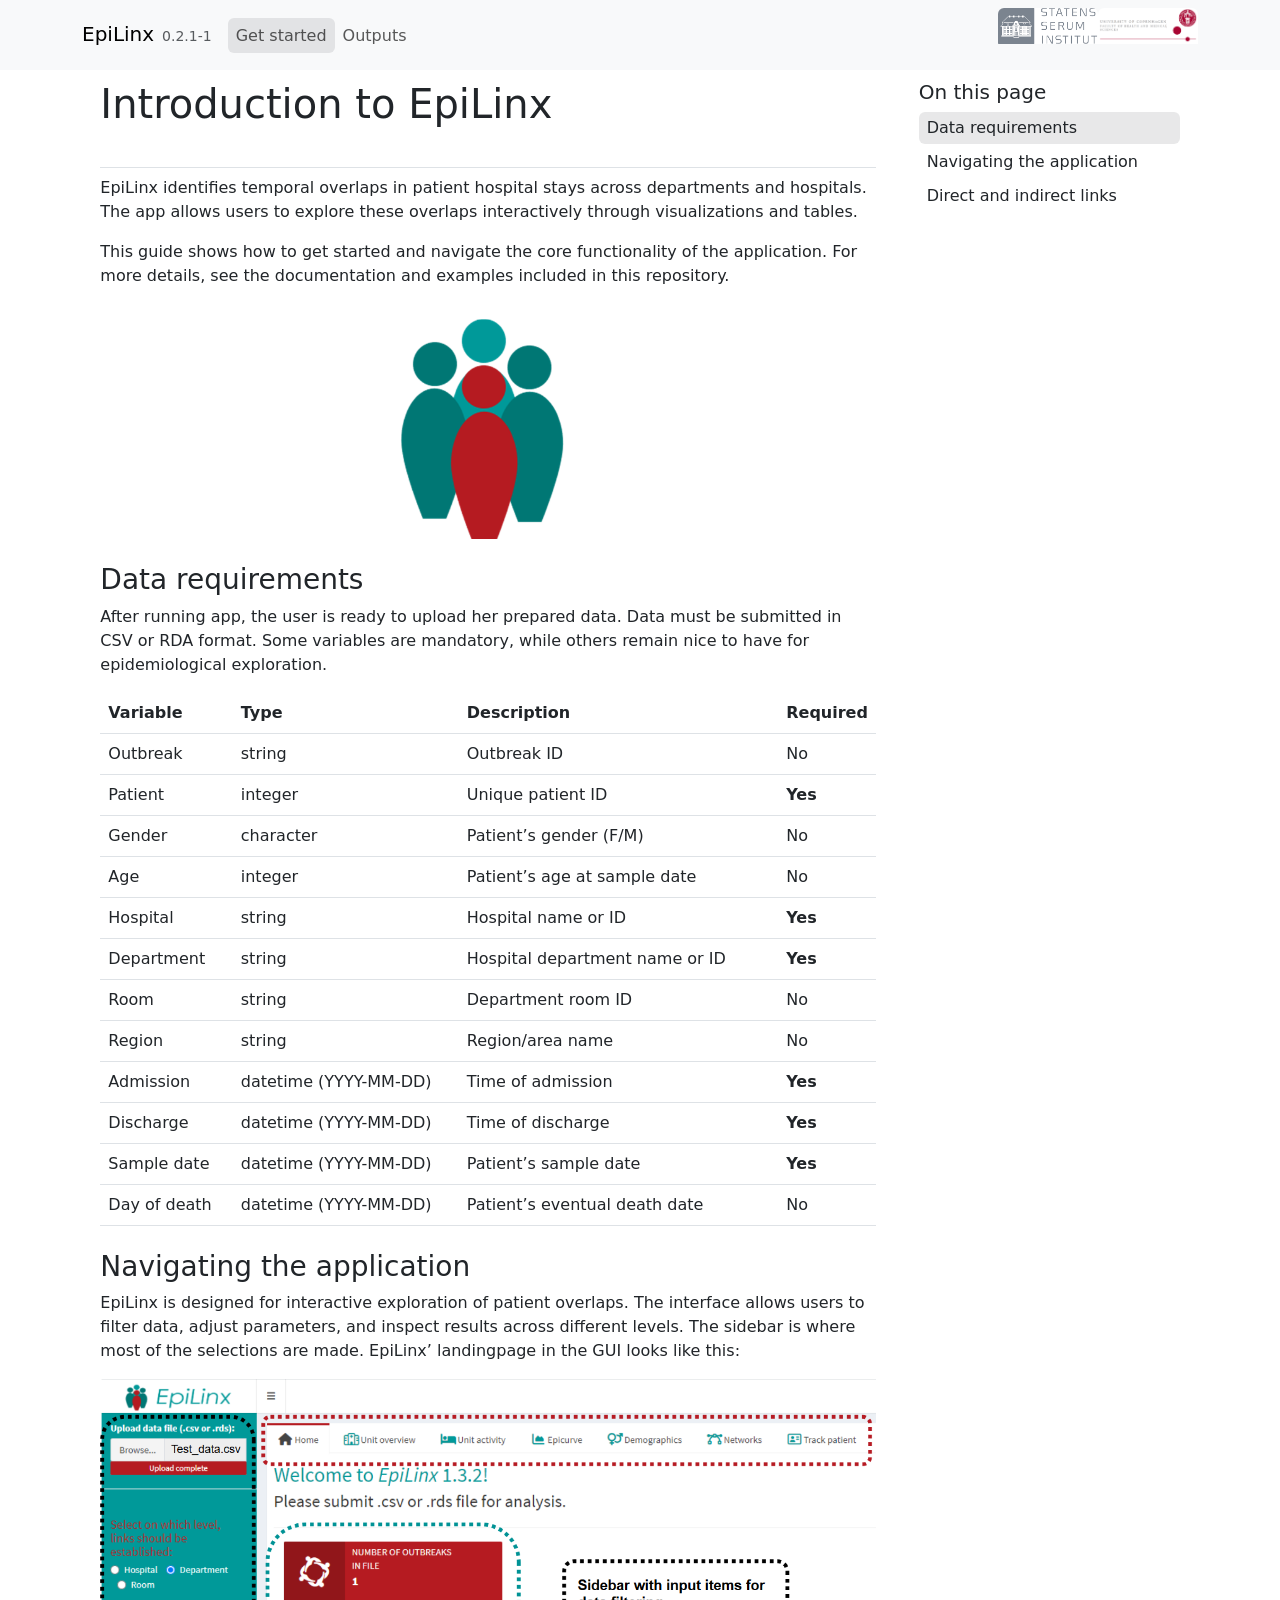
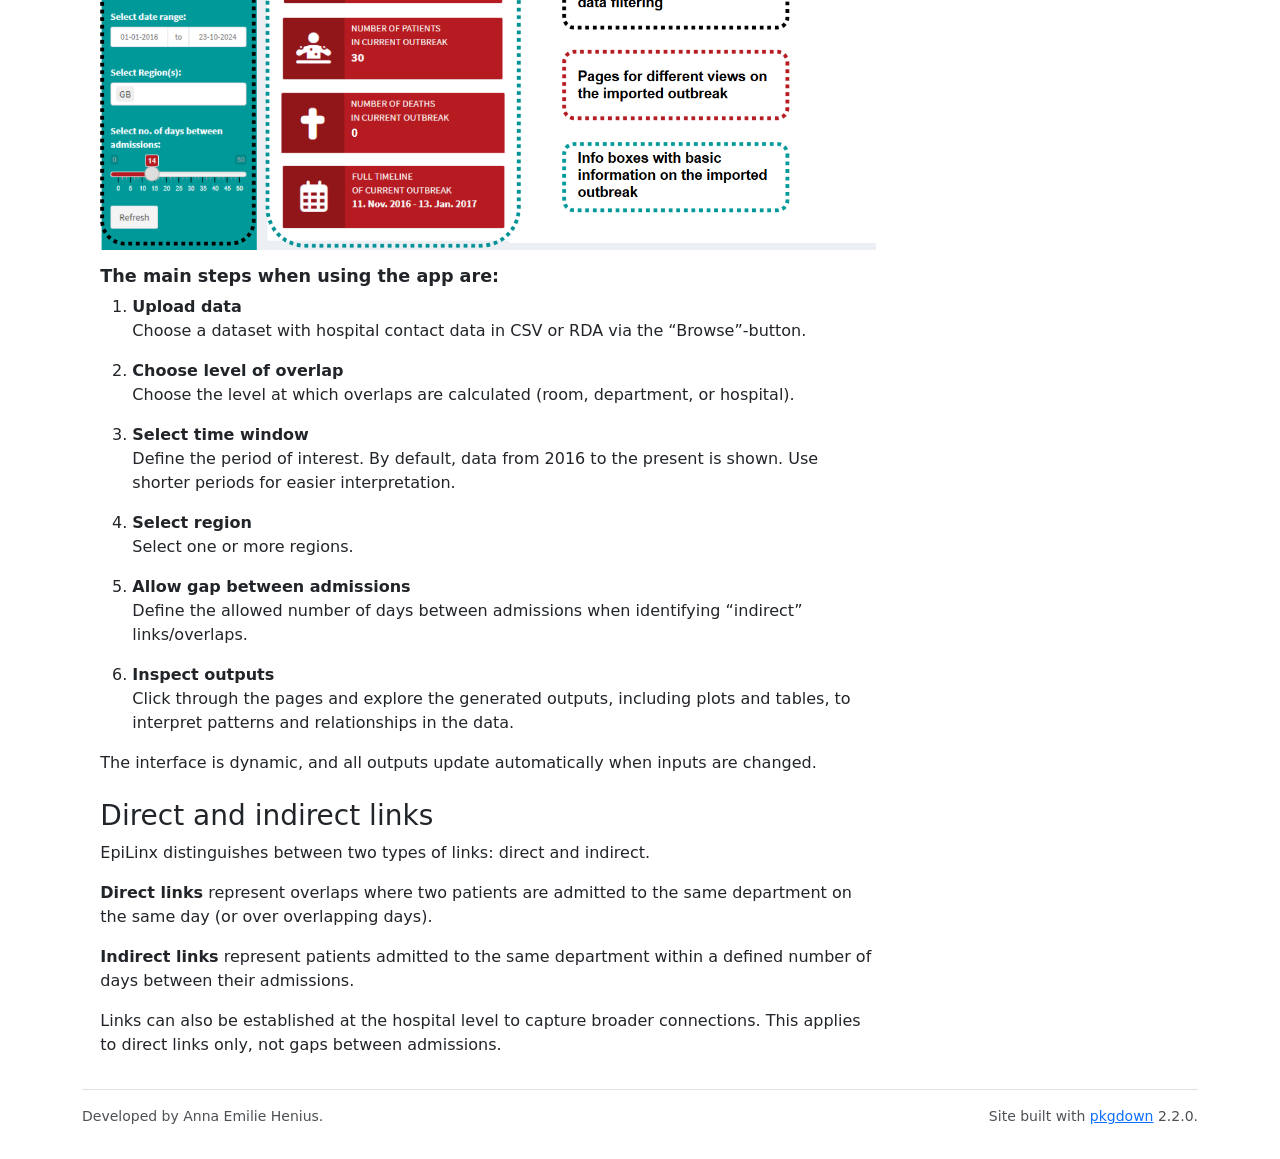
<file: docs/articles/EpiLinx.html>
<!DOCTYPE html>
<!-- Generated by pkgdown: do not edit by hand --><html lang="en-GB">
<head>
<meta http-equiv="Content-Type" content="text/html; charset=UTF-8">
<meta charset="utf-8">
<meta http-equiv="X-UA-Compatible" content="IE=edge">
<meta name="viewport" content="width=device-width, initial-scale=1, shrink-to-fit=no">
<title>Introduction to EpiLinx • EpiLinx</title>
<script src="../deps/jquery-3.6.0/jquery-3.6.0.min.js"></script><meta name="viewport" content="width=device-width, initial-scale=1, shrink-to-fit=no">
<link href="../deps/bootstrap-5.3.1/bootstrap.min.css" rel="stylesheet">
<script src="../deps/bootstrap-5.3.1/bootstrap.bundle.min.js"></script><link href="../deps/font-awesome-6.5.2/css/all.min.css" rel="stylesheet">
<link href="../deps/font-awesome-6.5.2/css/v4-shims.min.css" rel="stylesheet">
<script src="../deps/headroom-0.11.0/headroom.min.js"></script><script src="../deps/headroom-0.11.0/jQuery.headroom.min.js"></script><script src="../deps/bootstrap-toc-1.0.1/bootstrap-toc.min.js"></script><script src="../deps/clipboard.js-2.0.11/clipboard.min.js"></script><script src="../deps/search-1.0.0/autocomplete.jquery.min.js"></script><script src="../deps/search-1.0.0/fuse.min.js"></script><script src="../deps/search-1.0.0/mark.min.js"></script><!-- pkgdown --><script src="../pkgdown.js"></script><link href="../extra.css" rel="stylesheet">
<meta property="og:title" content="Introduction to EpiLinx">
</head>
<body>
    <a href="#main" class="visually-hidden-focusable">Skip to contents</a>


    <nav class="navbar navbar-expand-lg fixed-top bg-light" data-bs-theme="light" aria-label="Site navigation"><div class="container">

    <a class="navbar-brand me-2" href="../index.html">EpiLinx</a>

    <small class="nav-text text-muted me-auto" data-bs-toggle="tooltip" data-bs-placement="bottom" title="">0.2.1-1</small>


    <button class="navbar-toggler" type="button" data-bs-toggle="collapse" data-bs-target="#navbar" aria-controls="navbar" aria-expanded="false" aria-label="Toggle navigation">
      <span class="navbar-toggler-icon"></span>
    </button>

    <div id="navbar" class="collapse navbar-collapse ms-3">
      <ul class="navbar-nav me-auto">
<li class="active nav-item"><a class="nav-link" href="../articles/EpiLinx.html">Get started</a></li>
<li class="nav-item"><a class="nav-link" href="../articles/outputs.html">Outputs</a></li>
      </ul>
<ul class="navbar-nav">
<li class="nav-item"><a class="external-link nav-link" href="https://www.ssi.dk"></a></li>
<li class="nav-item"><a class="external-link nav-link" href="https://www.sund.ku.dk"></a></li>
      </ul>
</div>


  </div>
</nav><div class="container template-article">




<div class="row">
  <main id="main" class="col-md-9"><div class="page-header">

      <h1>Introduction to EpiLinx</h1>
            
      

      <div class="d-none name"><code>EpiLinx.Rmd</code></div>
    </div>

    
    
<p>EpiLinx identifies temporal overlaps in patient hospital stays across
departments and hospitals. The app allows users to explore these
overlaps interactively through visualizations and tables.</p>
<p>This guide shows how to get started and navigate the core
functionality of the application. For more details, see the
documentation and examples included in this repository.</p>
<p><img src="../reference/figures/EpiLinxLogo.png" class="r-plt" alt="" width="200px" style="display: block; margin: auto;"></p>
<div class="section level2">
<h2 id="data-requirements">Data requirements<a class="anchor" aria-label="anchor" href="#data-requirements"></a>
</h2>
<p>After running app, the user is ready to upload her prepared data.
Data must be submitted in CSV or RDA format. Some variables are
mandatory, while others remain nice to have for epidemiological
exploration.</p>
<table class="table">
<colgroup>
<col width="17%">
<col width="29%">
<col width="41%">
<col width="12%">
</colgroup>
<thead><tr class="header">
<th align="left">Variable</th>
<th align="left">Type</th>
<th align="left">Description</th>
<th align="left">Required</th>
</tr></thead>
<tbody>
<tr class="odd">
<td align="left">Outbreak</td>
<td align="left">string</td>
<td align="left">Outbreak ID</td>
<td align="left">No</td>
</tr>
<tr class="even">
<td align="left">Patient</td>
<td align="left">integer</td>
<td align="left">Unique patient ID</td>
<td align="left"><strong>Yes</strong></td>
</tr>
<tr class="odd">
<td align="left">Gender</td>
<td align="left">character</td>
<td align="left">Patient’s gender (F/M)</td>
<td align="left">No</td>
</tr>
<tr class="even">
<td align="left">Age</td>
<td align="left">integer</td>
<td align="left">Patient’s age at sample date</td>
<td align="left">No</td>
</tr>
<tr class="odd">
<td align="left">Hospital</td>
<td align="left">string</td>
<td align="left">Hospital name or ID</td>
<td align="left"><strong>Yes</strong></td>
</tr>
<tr class="even">
<td align="left">Department</td>
<td align="left">string</td>
<td align="left">Hospital department name or ID</td>
<td align="left"><strong>Yes</strong></td>
</tr>
<tr class="odd">
<td align="left">Room</td>
<td align="left">string</td>
<td align="left">Department room ID</td>
<td align="left">No</td>
</tr>
<tr class="even">
<td align="left">Region</td>
<td align="left">string</td>
<td align="left">Region/area name</td>
<td align="left">No</td>
</tr>
<tr class="odd">
<td align="left">Admission</td>
<td align="left">datetime (YYYY-MM-DD)</td>
<td align="left">Time of admission</td>
<td align="left"><strong>Yes</strong></td>
</tr>
<tr class="even">
<td align="left">Discharge</td>
<td align="left">datetime (YYYY-MM-DD)</td>
<td align="left">Time of discharge</td>
<td align="left"><strong>Yes</strong></td>
</tr>
<tr class="odd">
<td align="left">Sample date</td>
<td align="left">datetime (YYYY-MM-DD)</td>
<td align="left">Patient’s sample date</td>
<td align="left"><strong>Yes</strong></td>
</tr>
<tr class="even">
<td align="left">Day of death</td>
<td align="left">datetime (YYYY-MM-DD)</td>
<td align="left">Patient’s eventual death date</td>
<td align="left">No</td>
</tr>
</tbody>
</table>
</div>
<div class="section level2">
<h2 id="navigating-the-application">Navigating the application<a class="anchor" aria-label="anchor" href="#navigating-the-application"></a>
</h2>
<p>EpiLinx is designed for interactive exploration of patient overlaps.
The interface allows users to filter data, adjust parameters, and
inspect results across different levels. The sidebar is where most of
the selections are made. EpiLinx’ landingpage in the GUI looks like
this:</p>
<p><img src="../reference/figures/LandingPage.png" class="r-plt" alt="" width="100%" style="display: block; margin: auto;"></p>
<div class="section level4">
<h4 id="the-main-steps-when-using-the-app-are">The main steps when using the app are:<a class="anchor" aria-label="anchor" href="#the-main-steps-when-using-the-app-are"></a>
</h4>
<ol style="list-style-type: decimal">
<li><p><strong>Upload data</strong><br>
Choose a dataset with hospital contact data in CSV or RDA via the
“Browse”-button.</p></li>
<li><p><strong>Choose level of overlap</strong><br>
Choose the level at which overlaps are calculated (room, department, or
hospital).</p></li>
<li><p><strong>Select time window</strong><br>
Define the period of interest. By default, data from 2016 to the present
is shown. Use shorter periods for easier interpretation.</p></li>
<li><p><strong>Select region</strong><br>
Select one or more regions.</p></li>
<li><p><strong>Allow gap between admissions</strong><br>
Define the allowed number of days between admissions when identifying
“indirect” links/overlaps.</p></li>
<li><p><strong>Inspect outputs</strong><br>
Click through the pages and explore the generated outputs, including
plots and tables, to interpret patterns and relationships in the
data.</p></li>
</ol>
<p>The interface is dynamic, and all outputs update automatically when
inputs are changed.</p>
</div>
</div>
<div class="section level2">
<h2 id="direct-and-indirect-links">Direct and indirect links<a class="anchor" aria-label="anchor" href="#direct-and-indirect-links"></a>
</h2>
<p>EpiLinx distinguishes between two types of links: direct and
indirect.</p>
<p><strong>Direct links</strong> represent overlaps where two patients
are admitted to the same department on the same day (or over overlapping
days).</p>
<p><strong>Indirect links</strong> represent patients admitted to the
same department within a defined number of days between their
admissions.</p>
<p>Links can also be established at the hospital level to capture
broader connections. This applies to direct links only, not gaps between
admissions.</p>
</div>
  </main><aside class="col-md-3"><nav id="toc" aria-label="Table of contents"><h2>On this page</h2>
    </nav></aside>
</div>



    <footer><div class="pkgdown-footer-left">
  <p>Developed by Anna Emilie Henius.</p>
</div>

<div class="pkgdown-footer-right">
  <p>Site built with <a href="https://pkgdown.r-lib.org/" class="external-link">pkgdown</a> 2.2.0.</p>
</div>

    </footer>
</div>





  </body>
</html>
</file>
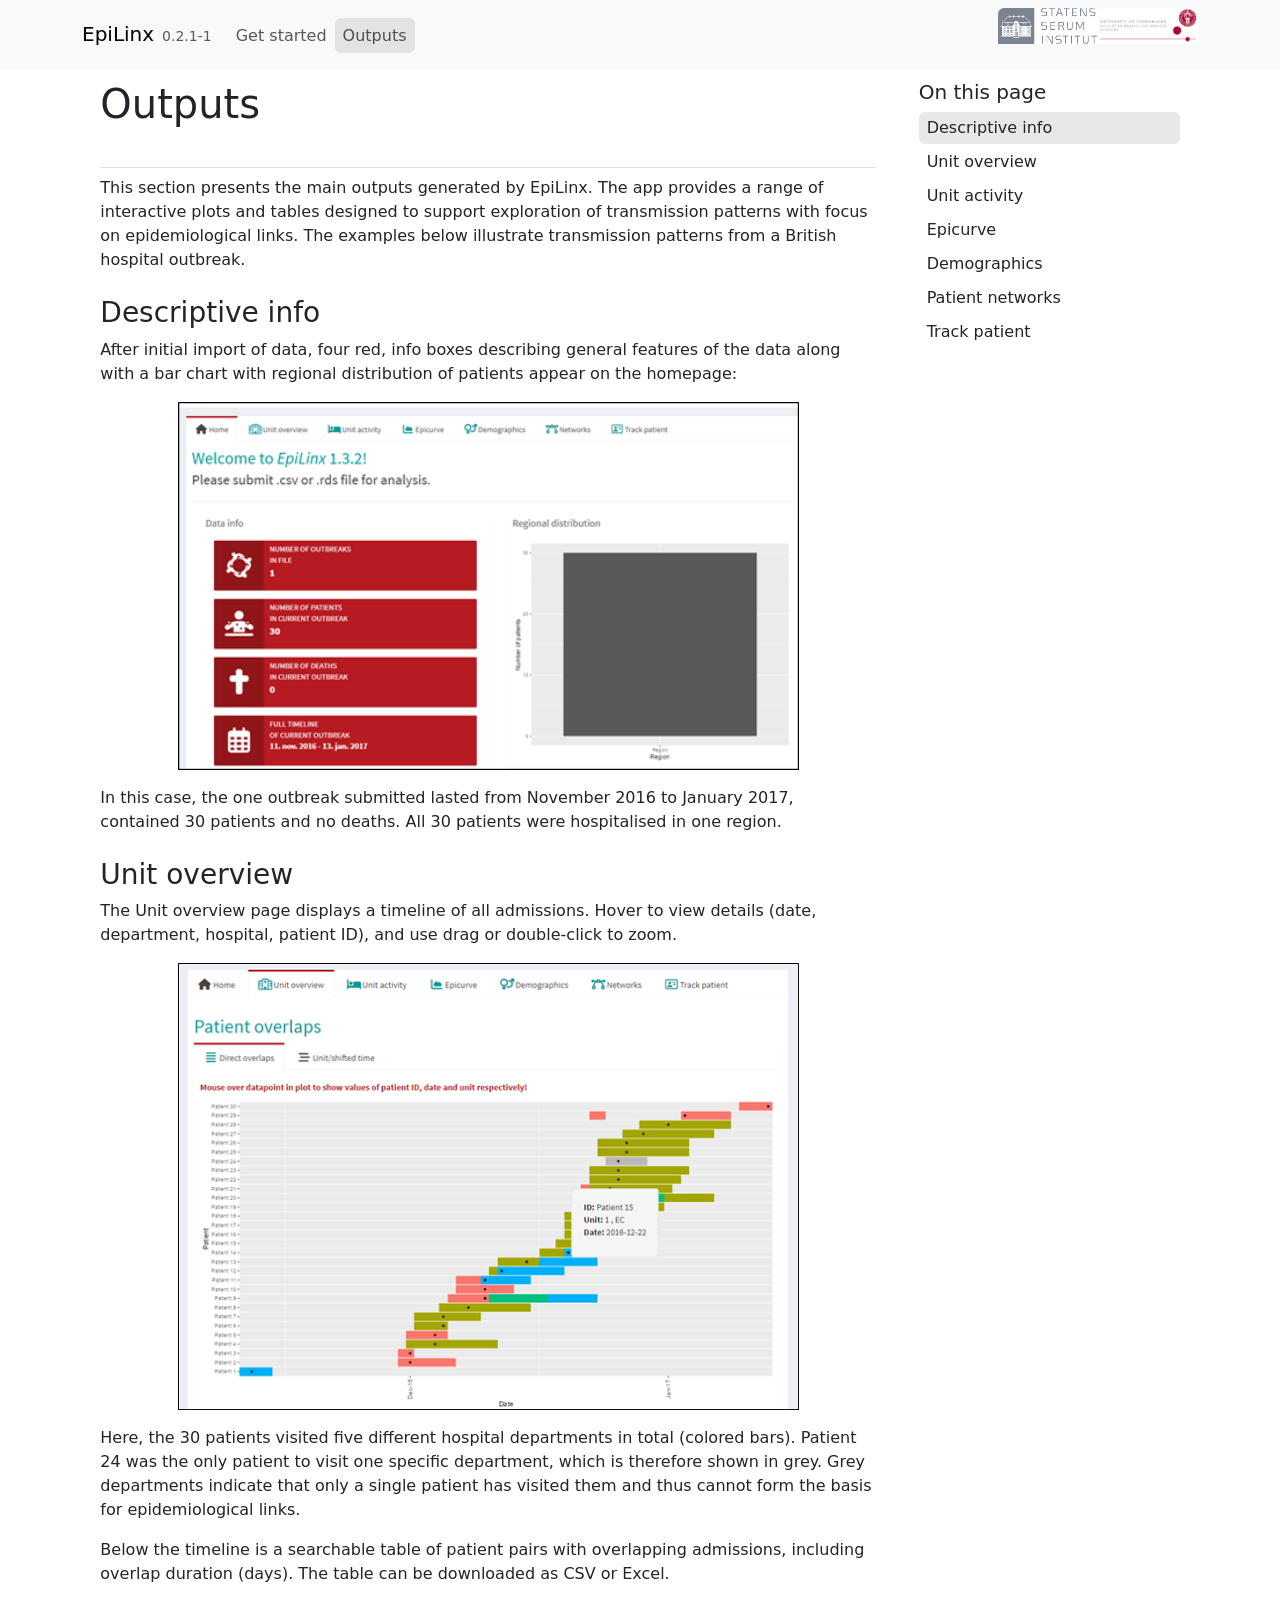
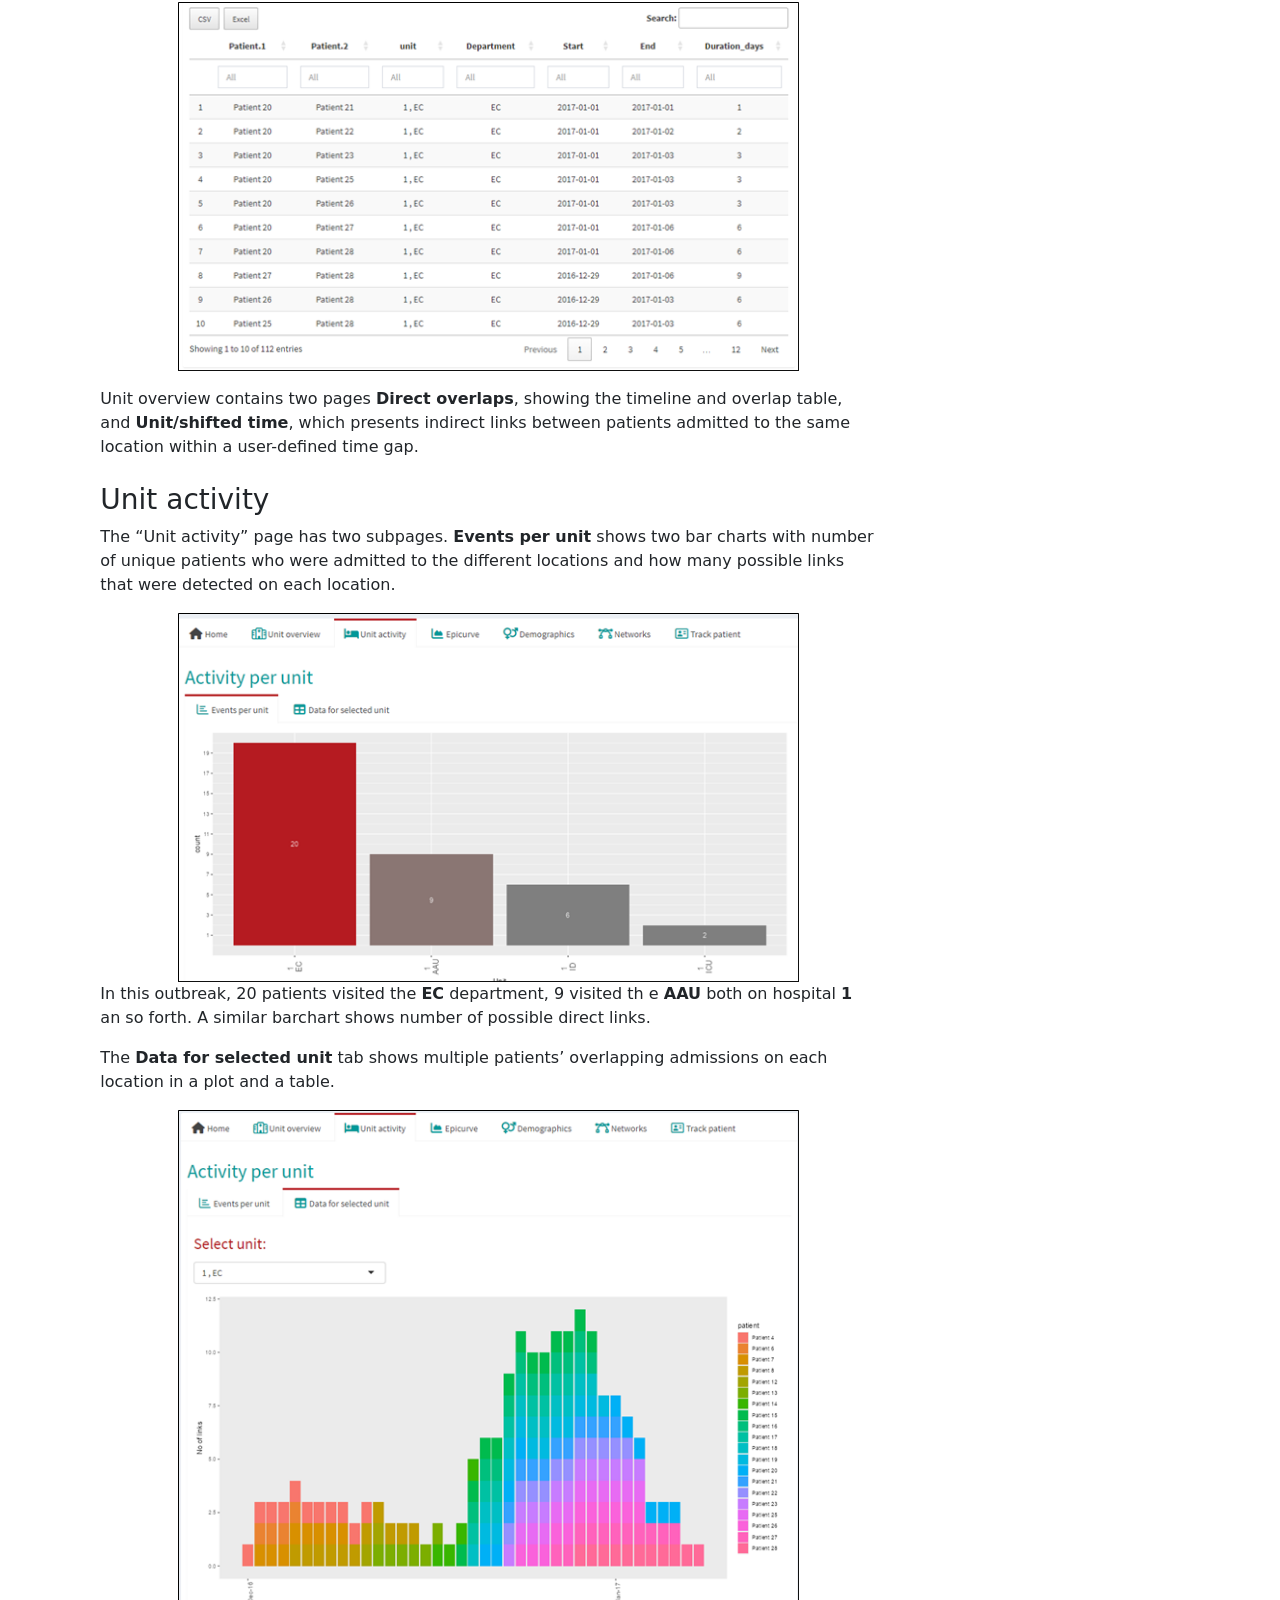
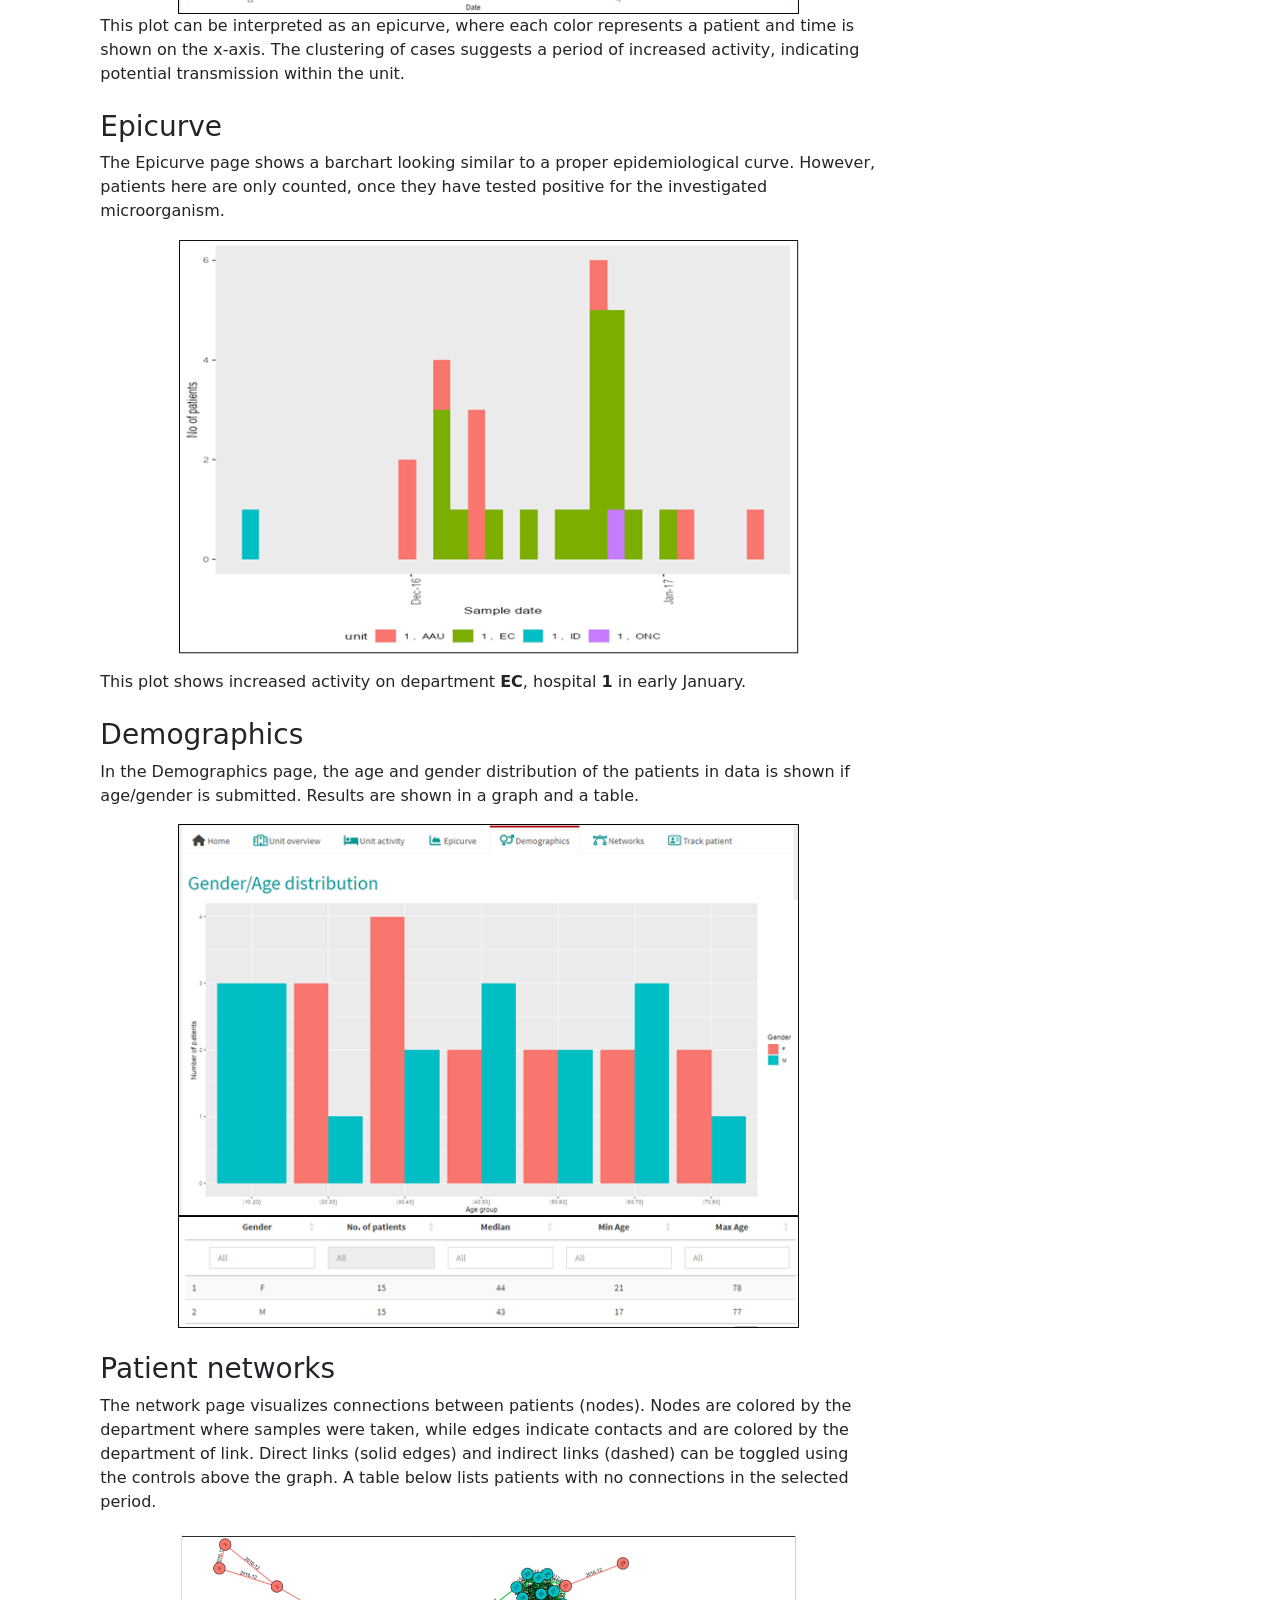
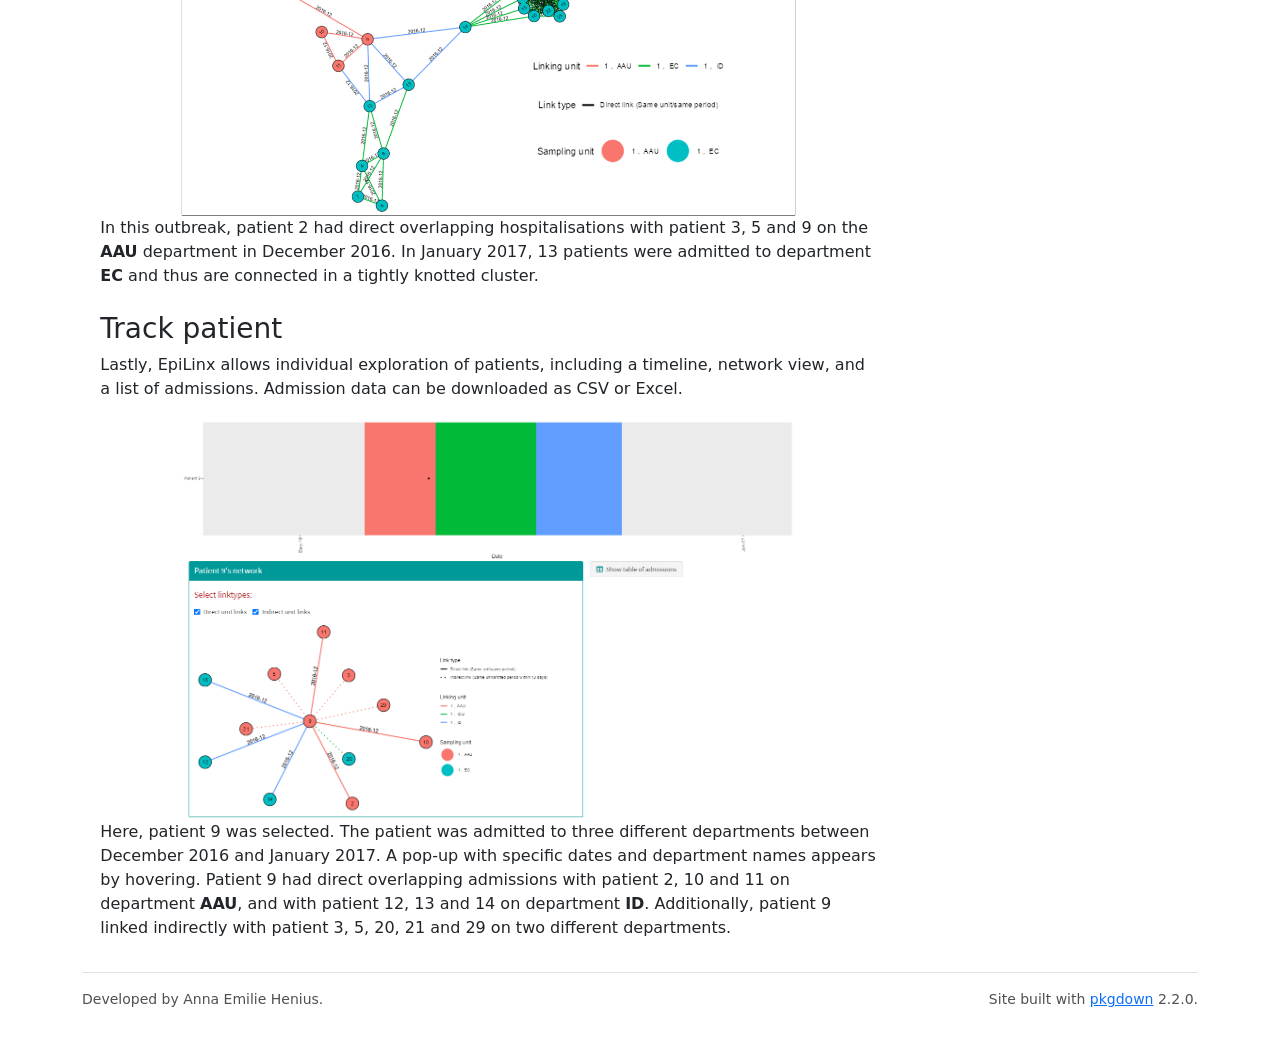
<file: docs/articles/outputs.html>
<!DOCTYPE html>
<!-- Generated by pkgdown: do not edit by hand --><html lang="en-GB">
<head>
<meta http-equiv="Content-Type" content="text/html; charset=UTF-8">
<meta charset="utf-8">
<meta http-equiv="X-UA-Compatible" content="IE=edge">
<meta name="viewport" content="width=device-width, initial-scale=1, shrink-to-fit=no">
<title>Outputs • EpiLinx</title>
<script src="../deps/jquery-3.6.0/jquery-3.6.0.min.js"></script><meta name="viewport" content="width=device-width, initial-scale=1, shrink-to-fit=no">
<link href="../deps/bootstrap-5.3.1/bootstrap.min.css" rel="stylesheet">
<script src="../deps/bootstrap-5.3.1/bootstrap.bundle.min.js"></script><link href="../deps/font-awesome-6.5.2/css/all.min.css" rel="stylesheet">
<link href="../deps/font-awesome-6.5.2/css/v4-shims.min.css" rel="stylesheet">
<script src="../deps/headroom-0.11.0/headroom.min.js"></script><script src="../deps/headroom-0.11.0/jQuery.headroom.min.js"></script><script src="../deps/bootstrap-toc-1.0.1/bootstrap-toc.min.js"></script><script src="../deps/clipboard.js-2.0.11/clipboard.min.js"></script><script src="../deps/search-1.0.0/autocomplete.jquery.min.js"></script><script src="../deps/search-1.0.0/fuse.min.js"></script><script src="../deps/search-1.0.0/mark.min.js"></script><!-- pkgdown --><script src="../pkgdown.js"></script><link href="../extra.css" rel="stylesheet">
<meta property="og:title" content="Outputs">
</head>
<body>
    <a href="#main" class="visually-hidden-focusable">Skip to contents</a>


    <nav class="navbar navbar-expand-lg fixed-top bg-light" data-bs-theme="light" aria-label="Site navigation"><div class="container">

    <a class="navbar-brand me-2" href="../index.html">EpiLinx</a>

    <small class="nav-text text-muted me-auto" data-bs-toggle="tooltip" data-bs-placement="bottom" title="">0.2.1-1</small>


    <button class="navbar-toggler" type="button" data-bs-toggle="collapse" data-bs-target="#navbar" aria-controls="navbar" aria-expanded="false" aria-label="Toggle navigation">
      <span class="navbar-toggler-icon"></span>
    </button>

    <div id="navbar" class="collapse navbar-collapse ms-3">
      <ul class="navbar-nav me-auto">
<li class="nav-item"><a class="nav-link" href="../articles/EpiLinx.html">Get started</a></li>
<li class="active nav-item"><a class="nav-link" href="../articles/outputs.html">Outputs</a></li>
      </ul>
<ul class="navbar-nav">
<li class="nav-item"><a class="external-link nav-link" href="https://www.ssi.dk"></a></li>
<li class="nav-item"><a class="external-link nav-link" href="https://www.sund.ku.dk"></a></li>
      </ul>
</div>


  </div>
</nav><div class="container template-article">




<div class="row">
  <main id="main" class="col-md-9"><div class="page-header">

      <h1>Outputs</h1>
            
      

      <div class="d-none name"><code>outputs.Rmd</code></div>
    </div>

    
    
<p>This section presents the main outputs generated by EpiLinx. The app
provides a range of interactive plots and tables designed to support
exploration of transmission patterns with focus on epidemiological
links. The examples below illustrate transmission patterns from a
British hospital outbreak.</p>
<div class="section level2">
<h2 id="descriptive-info">Descriptive info<a class="anchor" aria-label="anchor" href="#descriptive-info"></a>
</h2>
<p>After initial import of data, four red, info boxes describing general
features of the data along with a bar chart with regional distribution
of patients appear on the homepage:</p>
<p><img src="../reference/figures/MainPageOutput.png" class="r-plt" alt="" width="80%" style="display: block; margin: auto;"></p>
<p>In this case, the one outbreak submitted lasted from November 2016 to
January 2017, contained 30 patients and no deaths. All 30 patients were
hospitalised in one region.</p>
</div>
<div class="section level2">
<h2 id="unit-overview">Unit overview<a class="anchor" aria-label="anchor" href="#unit-overview"></a>
</h2>
<p>The Unit overview page displays a timeline of all admissions. Hover
to view details (date, department, hospital, patient ID), and use drag
or double-click to zoom.</p>
<p><img src="../reference/figures/UnitOverviewChart.png" class="r-plt" alt="" width="80%" style="display: block; margin: auto;"></p>
<p>Here, the 30 patients visited five different hospital departments in
total (colored bars). Patient 24 was the only patient to visit one
specific department, which is therefore shown in grey. Grey departments
indicate that only a single patient has visited them and thus cannot
form the basis for epidemiological links.</p>
<p>Below the timeline is a searchable table of patient pairs with
overlapping admissions, including overlap duration (days). The table can
be downloaded as CSV or Excel.</p>
<p><img src="../reference/figures/UnitOverviewTable.png" class="r-plt" alt="" width="80%" style="display: block; margin: auto;"></p>
<p>Unit overview contains two pages <strong>Direct overlaps</strong>,
showing the timeline and overlap table, and <strong>Unit/shifted
time</strong>, which presents indirect links between patients admitted
to the same location within a user-defined time gap.</p>
</div>
<div class="section level2">
<h2 id="unit-activity">Unit activity<a class="anchor" aria-label="anchor" href="#unit-activity"></a>
</h2>
<p>The “Unit activity” page has two subpages. <strong>Events per
unit</strong> shows two bar charts with number of unique patients who
were admitted to the different locations and how many possible links
that were detected on each location.</p>
<p><img src="../reference/figures/UnitActivity1.png" class="r-plt" alt="" width="80%" style="display: block; margin: auto;">
In this outbreak, 20 patients visited the <strong>EC</strong>
department, 9 visited th e <strong>AAU</strong> both on hospital
<strong>1</strong> an so forth. A similar barchart shows number of
possible direct links.</p>
<p>The <strong>Data for selected unit</strong> tab shows multiple
patients’ overlapping admissions on each location in a plot and a
table.</p>
<p><img src="../reference/figures/UnitActivity2.png" class="r-plt" alt="" width="80%" style="display: block; margin: auto;">
This plot can be interpreted as an epicurve, where each color represents
a patient and time is shown on the x-axis. The clustering of cases
suggests a period of increased activity, indicating potential
transmission within the unit.</p>
</div>
<div class="section level2">
<h2 id="epicurve">Epicurve<a class="anchor" aria-label="anchor" href="#epicurve"></a>
</h2>
<p>The Epicurve page shows a barchart looking similar to a proper
epidemiological curve. However, patients here are only counted, once
they have tested positive for the investigated microorganism.</p>
<p><img src="../reference/figures/Epicurve.png" class="r-plt" alt="" width="80%" style="display: block; margin: auto;"></p>
<p>This plot shows increased activity on department <strong>EC</strong>,
hospital <strong>1</strong> in early January.</p>
</div>
<div class="section level2">
<h2 id="demographics">Demographics<a class="anchor" aria-label="anchor" href="#demographics"></a>
</h2>
<p>In the Demographics page, the age and gender distribution of the
patients in data is shown if age/gender is submitted. Results are shown
in a graph and a table.</p>
<p><img src="../reference/figures/GenderAgeGraph.png" class="r-plt" alt="" width="80%" style="display: block; margin: auto;"><img src="../reference/figures/GenderAgeTable.png" class="r-plt" alt="" width="80%" style="display: block; margin: auto;"></p>
</div>
<div class="section level2">
<h2 id="patient-networks">Patient networks<a class="anchor" aria-label="anchor" href="#patient-networks"></a>
</h2>
<p>The network page visualizes connections between patients (nodes).
Nodes are colored by the department where samples were taken, while
edges indicate contacts and are colored by the department of link.
Direct links (solid edges) and indirect links (dashed) can be toggled
using the controls above the graph. A table below lists patients with no
connections in the selected period.</p>
<p><img src="../reference/figures/Network.png" class="r-plt" alt="" width="80%" style="display: block; margin: auto;">
In this outbreak, patient 2 had direct overlapping hospitalisations with
patient 3, 5 and 9 on the <strong>AAU</strong> department in December
2016. In January 2017, 13 patients were admitted to department
<strong>EC</strong> and thus are connected in a tightly knotted
cluster.</p>
</div>
<div class="section level2">
<h2 id="track-patient">Track patient<a class="anchor" aria-label="anchor" href="#track-patient"></a>
</h2>
<p>Lastly, EpiLinx allows individual exploration of patients, including
a timeline, network view, and a list of admissions. Admission data can
be downloaded as CSV or Excel.</p>
<p><img src="../reference/figures/TrackPatient.png" class="r-plt" alt="" width="80%" style="display: block; margin: auto;">
Here, patient 9 was selected. The patient was admitted to three
different departments between December 2016 and January 2017. A pop-up
with specific dates and department names appears by hovering. Patient 9
had direct overlapping admissions with patient 2, 10 and 11 on
department <strong>AAU</strong>, and with patient 12, 13 and 14 on
department <strong>ID</strong>. Additionally, patient 9 linked
indirectly with patient 3, 5, 20, 21 and 29 on two different
departments.</p>
</div>
  </main><aside class="col-md-3"><nav id="toc" aria-label="Table of contents"><h2>On this page</h2>
    </nav></aside>
</div>



    <footer><div class="pkgdown-footer-left">
  <p>Developed by Anna Emilie Henius.</p>
</div>

<div class="pkgdown-footer-right">
  <p>Site built with <a href="https://pkgdown.r-lib.org/" class="external-link">pkgdown</a> 2.2.0.</p>
</div>

    </footer>
</div>





  </body>
</html>
</file>
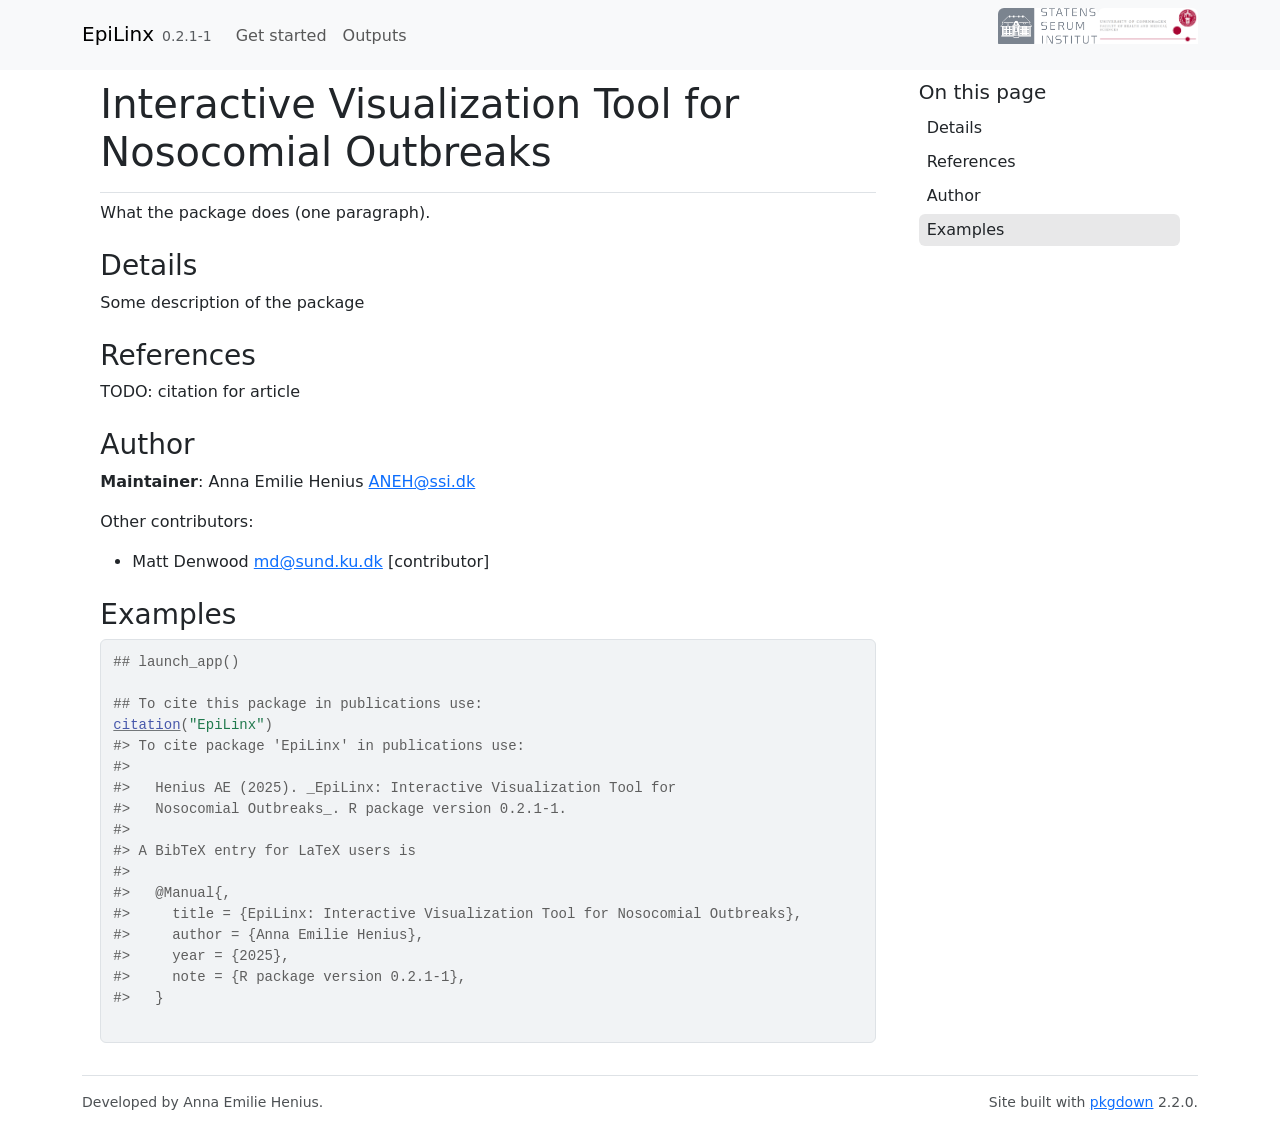
<file: docs/reference/EpiLinx-package.html>
<!DOCTYPE html>
<!-- Generated by pkgdown: do not edit by hand --><html lang="en-GB"><head><meta http-equiv="Content-Type" content="text/html; charset=UTF-8"><meta charset="utf-8"><meta http-equiv="X-UA-Compatible" content="IE=edge"><meta name="viewport" content="width=device-width, initial-scale=1, shrink-to-fit=no"><title>Interactive Visualization Tool for Nosocomial Outbreaks — EpiLinx-package • EpiLinx</title><script src="../deps/jquery-3.6.0/jquery-3.6.0.min.js"></script><meta name="viewport" content="width=device-width, initial-scale=1, shrink-to-fit=no"><link href="../deps/bootstrap-5.3.1/bootstrap.min.css" rel="stylesheet"><script src="../deps/bootstrap-5.3.1/bootstrap.bundle.min.js"></script><link href="../deps/font-awesome-6.5.2/css/all.min.css" rel="stylesheet"><link href="../deps/font-awesome-6.5.2/css/v4-shims.min.css" rel="stylesheet"><script src="../deps/headroom-0.11.0/headroom.min.js"></script><script src="../deps/headroom-0.11.0/jQuery.headroom.min.js"></script><script src="../deps/bootstrap-toc-1.0.1/bootstrap-toc.min.js"></script><script src="../deps/clipboard.js-2.0.11/clipboard.min.js"></script><script src="../deps/search-1.0.0/autocomplete.jquery.min.js"></script><script src="../deps/search-1.0.0/fuse.min.js"></script><script src="../deps/search-1.0.0/mark.min.js"></script><!-- pkgdown --><script src="../pkgdown.js"></script><link href="../extra.css" rel="stylesheet"><meta property="og:title" content="Interactive Visualization Tool for Nosocomial Outbreaks — EpiLinx-package"><meta name="description" content="What the package does (one paragraph)."><meta property="og:description" content="What the package does (one paragraph)."></head><body>
    <a href="#main" class="visually-hidden-focusable">Skip to contents</a>


    <nav class="navbar navbar-expand-lg fixed-top bg-light" data-bs-theme="light" aria-label="Site navigation"><div class="container">

    <a class="navbar-brand me-2" href="../index.html">EpiLinx</a>

    <small class="nav-text text-muted me-auto" data-bs-toggle="tooltip" data-bs-placement="bottom" title="">0.2.1-1</small>


    <button class="navbar-toggler" type="button" data-bs-toggle="collapse" data-bs-target="#navbar" aria-controls="navbar" aria-expanded="false" aria-label="Toggle navigation">
      <span class="navbar-toggler-icon"></span>
    </button>

    <div id="navbar" class="collapse navbar-collapse ms-3">
      <ul class="navbar-nav me-auto"><li class="nav-item"><a class="nav-link" href="../articles/EpiLinx.html">Get started</a></li>
<li class="nav-item"><a class="nav-link" href="../articles/outputs.html">Outputs</a></li>
      </ul><ul class="navbar-nav"><li class="nav-item"><a class="external-link nav-link" href="https://www.ssi.dk"></a></li>
<li class="nav-item"><a class="external-link nav-link" href="https://www.sund.ku.dk"></a></li>
      </ul></div>


  </div>
</nav><div class="container template-reference-topic">
<div class="row">
  <main id="main" class="col-md-9"><div class="page-header">

      <h1>Interactive Visualization Tool for Nosocomial Outbreaks</h1>

      <div class="d-none name"><code>EpiLinx-package.Rd</code></div>
    </div>

    <div class="ref-description section level2">
    <p>What the package does (one paragraph).</p>
    </div>


    <div class="section level2">
    <h2 id="details">Details<a class="anchor" aria-label="anchor" href="#details"></a></h2>
    <p>Some description of the package</p>
    </div>
    <div class="section level2">
    <h2 id="references">References<a class="anchor" aria-label="anchor" href="#references"></a></h2>
    <p>TODO: citation for article</p>
    </div>
    <div class="section level2">
    <h2 id="author">Author<a class="anchor" aria-label="anchor" href="#author"></a></h2>
    <p><strong>Maintainer</strong>: Anna Emilie Henius <a href="mailto:ANEH@ssi.dk">ANEH@ssi.dk</a></p>
<p>Other contributors:</p><ul><li><p>Matt Denwood <a href="mailto:md@sund.ku.dk">md@sund.ku.dk</a> [contributor]</p></li>
</ul></div>

    <div class="section level2">
    <h2 id="ref-examples">Examples<a class="anchor" aria-label="anchor" href="#ref-examples"></a></h2>
    <div class="sourceCode"><pre class="sourceCode r"><code><span class="r-in"><span><span class="co">## launch_app()</span></span></span>
<span class="r-in"><span></span></span>
<span class="r-in"><span><span class="co">## To cite this package in publications use:</span></span></span>
<span class="r-in"><span><span class="fu"><a href="https://rdrr.io/r/utils/citation.html" class="external-link">citation</a></span><span class="op">(</span><span class="st">"EpiLinx"</span><span class="op">)</span></span></span>
<span class="r-out co"><span class="r-pr">#&gt;</span> To cite package 'EpiLinx' in publications use:</span>
<span class="r-out co"><span class="r-pr">#&gt;</span> </span>
<span class="r-out co"><span class="r-pr">#&gt;</span>   Henius AE (2025). _EpiLinx: Interactive Visualization Tool for</span>
<span class="r-out co"><span class="r-pr">#&gt;</span>   Nosocomial Outbreaks_. R package version 0.2.1-1.</span>
<span class="r-out co"><span class="r-pr">#&gt;</span> </span>
<span class="r-out co"><span class="r-pr">#&gt;</span> A BibTeX entry for LaTeX users is</span>
<span class="r-out co"><span class="r-pr">#&gt;</span> </span>
<span class="r-out co"><span class="r-pr">#&gt;</span>   @Manual{,</span>
<span class="r-out co"><span class="r-pr">#&gt;</span>     title = {EpiLinx: Interactive Visualization Tool for Nosocomial Outbreaks},</span>
<span class="r-out co"><span class="r-pr">#&gt;</span>     author = {Anna Emilie Henius},</span>
<span class="r-out co"><span class="r-pr">#&gt;</span>     year = {2025},</span>
<span class="r-out co"><span class="r-pr">#&gt;</span>     note = {R package version 0.2.1-1},</span>
<span class="r-out co"><span class="r-pr">#&gt;</span>   }</span>
<span class="r-in"><span></span></span>
</code></pre></div>
    </div>
  </main><aside class="col-md-3"><nav id="toc" aria-label="Table of contents"><h2>On this page</h2>
    </nav></aside></div>


    <footer><div class="pkgdown-footer-left">
  <p>Developed by Anna Emilie Henius.</p>
</div>

<div class="pkgdown-footer-right">
  <p>Site built with <a href="https://pkgdown.r-lib.org/" class="external-link">pkgdown</a> 2.2.0.</p>
</div>

    </footer></div>





  </body></html>
</file>
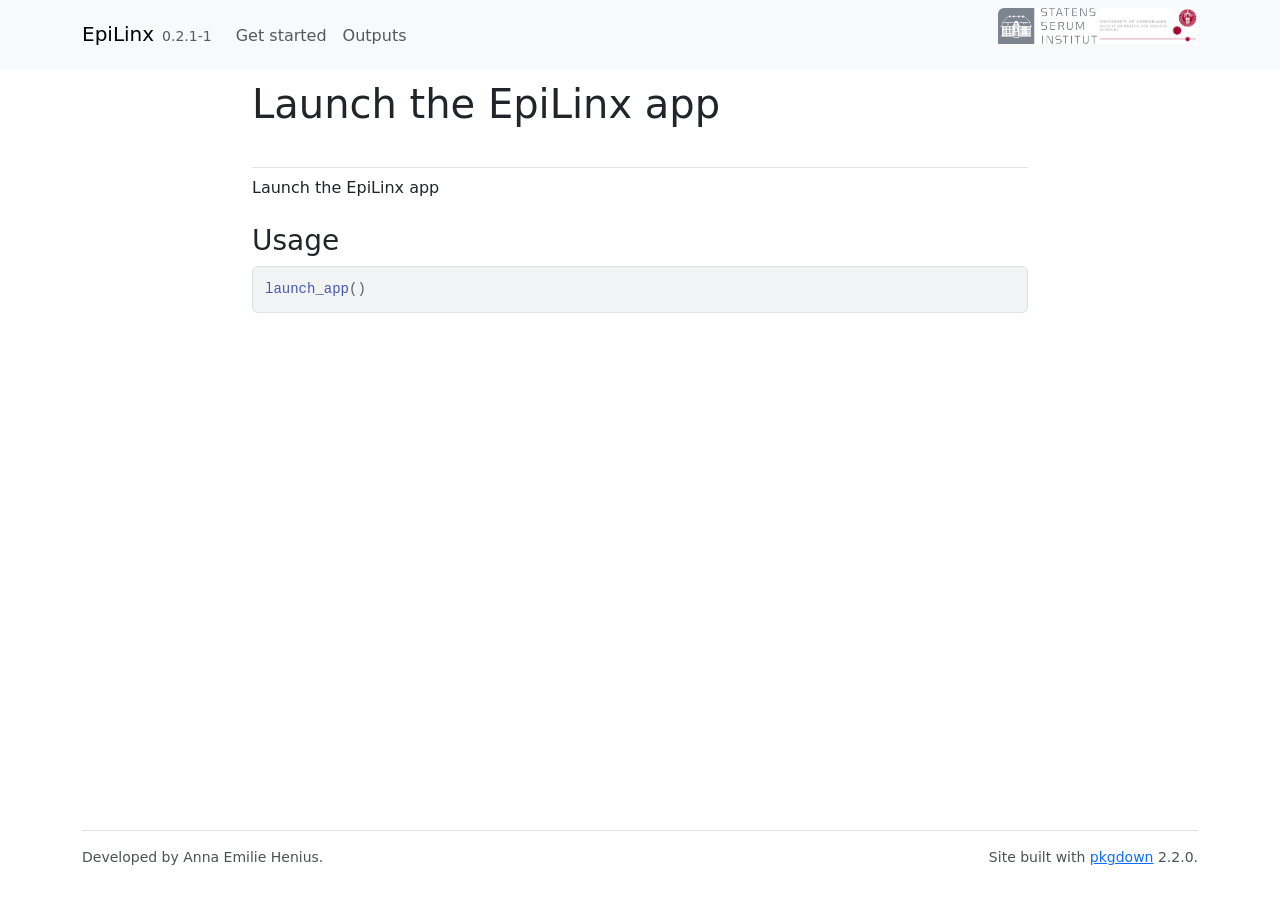
<file: docs/reference/launch_app.html>
<!DOCTYPE html>
<!-- Generated by pkgdown: do not edit by hand --><html lang="en-GB"><head><meta http-equiv="Content-Type" content="text/html; charset=UTF-8"><meta charset="utf-8"><meta http-equiv="X-UA-Compatible" content="IE=edge"><meta name="viewport" content="width=device-width, initial-scale=1, shrink-to-fit=no"><title>Launch the EpiLinx app — launch_app • EpiLinx</title><script src="../deps/jquery-3.6.0/jquery-3.6.0.min.js"></script><meta name="viewport" content="width=device-width, initial-scale=1, shrink-to-fit=no"><link href="../deps/bootstrap-5.3.1/bootstrap.min.css" rel="stylesheet"><script src="../deps/bootstrap-5.3.1/bootstrap.bundle.min.js"></script><link href="../deps/font-awesome-6.5.2/css/all.min.css" rel="stylesheet"><link href="../deps/font-awesome-6.5.2/css/v4-shims.min.css" rel="stylesheet"><script src="../deps/headroom-0.11.0/headroom.min.js"></script><script src="../deps/headroom-0.11.0/jQuery.headroom.min.js"></script><script src="../deps/bootstrap-toc-1.0.1/bootstrap-toc.min.js"></script><script src="../deps/clipboard.js-2.0.11/clipboard.min.js"></script><script src="../deps/search-1.0.0/autocomplete.jquery.min.js"></script><script src="../deps/search-1.0.0/fuse.min.js"></script><script src="../deps/search-1.0.0/mark.min.js"></script><!-- pkgdown --><script src="../pkgdown.js"></script><link href="../extra.css" rel="stylesheet"><meta property="og:title" content="Launch the EpiLinx app — launch_app"><meta name="description" content="Launch the EpiLinx app"><meta property="og:description" content="Launch the EpiLinx app"></head><body>
    <a href="#main" class="visually-hidden-focusable">Skip to contents</a>


    <nav class="navbar navbar-expand-lg fixed-top bg-light" data-bs-theme="light" aria-label="Site navigation"><div class="container">

    <a class="navbar-brand me-2" href="../index.html">EpiLinx</a>

    <small class="nav-text text-muted me-auto" data-bs-toggle="tooltip" data-bs-placement="bottom" title="">0.2.1-1</small>


    <button class="navbar-toggler" type="button" data-bs-toggle="collapse" data-bs-target="#navbar" aria-controls="navbar" aria-expanded="false" aria-label="Toggle navigation">
      <span class="navbar-toggler-icon"></span>
    </button>

    <div id="navbar" class="collapse navbar-collapse ms-3">
      <ul class="navbar-nav me-auto"><li class="nav-item"><a class="nav-link" href="../articles/EpiLinx.html">Get started</a></li>
<li class="nav-item"><a class="nav-link" href="../articles/outputs.html">Outputs</a></li>
      </ul><ul class="navbar-nav"><li class="nav-item"><a class="external-link nav-link" href="https://www.ssi.dk"></a></li>
<li class="nav-item"><a class="external-link nav-link" href="https://www.sund.ku.dk"></a></li>
      </ul></div>


  </div>
</nav><div class="container template-reference-topic">
<div class="row">
  <main id="main" class="col-md-9"><div class="page-header">

      <h1>Launch the EpiLinx app</h1>

      <div class="d-none name"><code>launch_app.Rd</code></div>
    </div>

    <div class="ref-description section level2">
    <p>Launch the EpiLinx app</p>
    </div>

    <div class="section level2">
    <h2 id="ref-usage">Usage<a class="anchor" aria-label="anchor" href="#ref-usage"></a></h2>
    <div class="sourceCode"><pre class="sourceCode r"><code><span><span class="fu">launch_app</span><span class="op">(</span><span class="op">)</span></span></code></pre></div>
    </div>


  </main></div>


    <footer><div class="pkgdown-footer-left">
  <p>Developed by Anna Emilie Henius.</p>
</div>

<div class="pkgdown-footer-right">
  <p>Site built with <a href="https://pkgdown.r-lib.org/" class="external-link">pkgdown</a> 2.2.0.</p>
</div>

    </footer></div>





  </body></html>
</file>
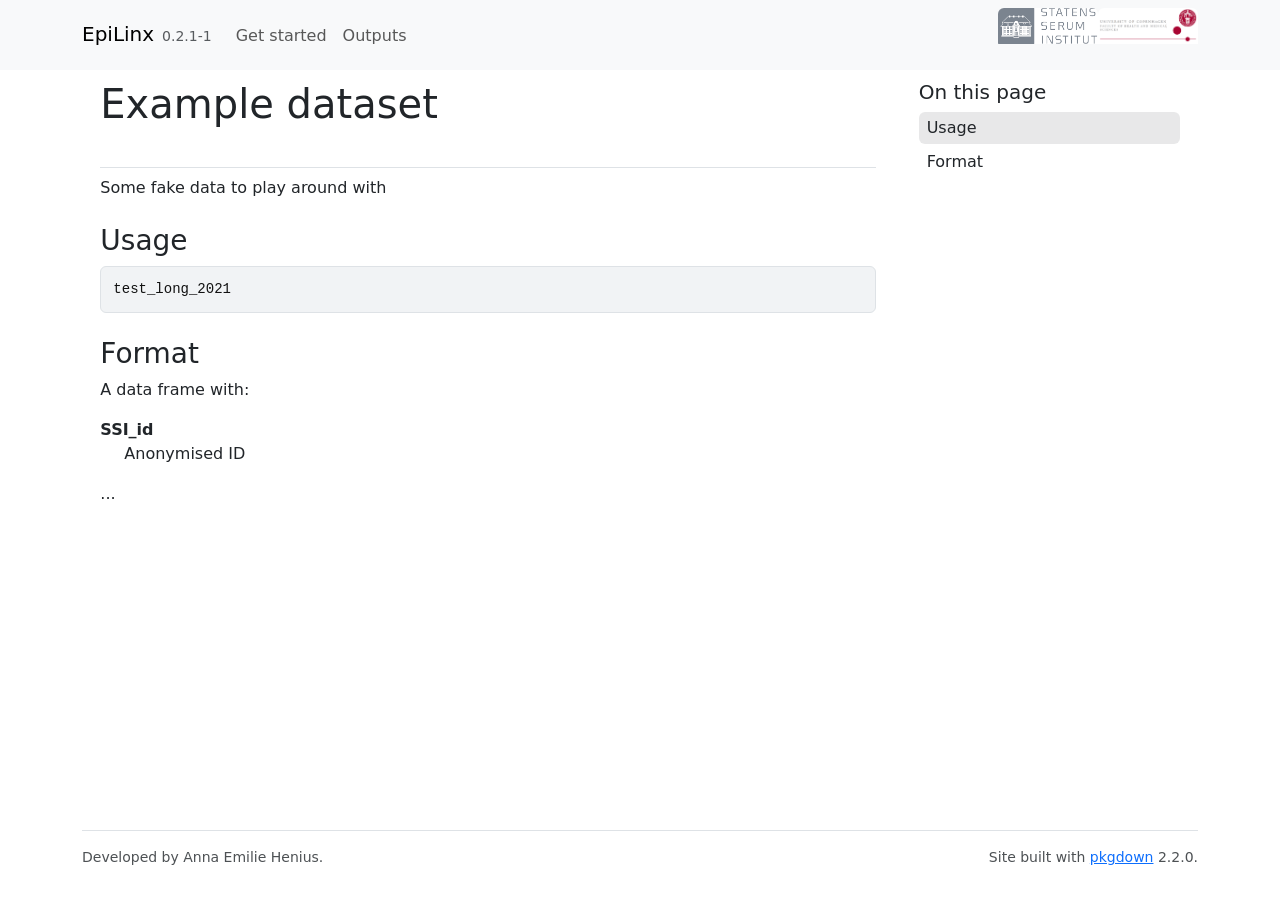
<file: docs/reference/test_long_2021.html>
<!DOCTYPE html>
<!-- Generated by pkgdown: do not edit by hand --><html lang="en-GB"><head><meta http-equiv="Content-Type" content="text/html; charset=UTF-8"><meta charset="utf-8"><meta http-equiv="X-UA-Compatible" content="IE=edge"><meta name="viewport" content="width=device-width, initial-scale=1, shrink-to-fit=no"><title>Example dataset — test_long_2021 • EpiLinx</title><script src="../deps/jquery-3.6.0/jquery-3.6.0.min.js"></script><meta name="viewport" content="width=device-width, initial-scale=1, shrink-to-fit=no"><link href="../deps/bootstrap-5.3.1/bootstrap.min.css" rel="stylesheet"><script src="../deps/bootstrap-5.3.1/bootstrap.bundle.min.js"></script><link href="../deps/font-awesome-6.5.2/css/all.min.css" rel="stylesheet"><link href="../deps/font-awesome-6.5.2/css/v4-shims.min.css" rel="stylesheet"><script src="../deps/headroom-0.11.0/headroom.min.js"></script><script src="../deps/headroom-0.11.0/jQuery.headroom.min.js"></script><script src="../deps/bootstrap-toc-1.0.1/bootstrap-toc.min.js"></script><script src="../deps/clipboard.js-2.0.11/clipboard.min.js"></script><script src="../deps/search-1.0.0/autocomplete.jquery.min.js"></script><script src="../deps/search-1.0.0/fuse.min.js"></script><script src="../deps/search-1.0.0/mark.min.js"></script><!-- pkgdown --><script src="../pkgdown.js"></script><link href="../extra.css" rel="stylesheet"><meta property="og:title" content="Example dataset — test_long_2021"><meta name="description" content="Some fake data to play around with"><meta property="og:description" content="Some fake data to play around with"></head><body>
    <a href="#main" class="visually-hidden-focusable">Skip to contents</a>


    <nav class="navbar navbar-expand-lg fixed-top bg-light" data-bs-theme="light" aria-label="Site navigation"><div class="container">

    <a class="navbar-brand me-2" href="../index.html">EpiLinx</a>

    <small class="nav-text text-muted me-auto" data-bs-toggle="tooltip" data-bs-placement="bottom" title="">0.2.1-1</small>


    <button class="navbar-toggler" type="button" data-bs-toggle="collapse" data-bs-target="#navbar" aria-controls="navbar" aria-expanded="false" aria-label="Toggle navigation">
      <span class="navbar-toggler-icon"></span>
    </button>

    <div id="navbar" class="collapse navbar-collapse ms-3">
      <ul class="navbar-nav me-auto"><li class="nav-item"><a class="nav-link" href="../articles/EpiLinx.html">Get started</a></li>
<li class="nav-item"><a class="nav-link" href="../articles/outputs.html">Outputs</a></li>
      </ul><ul class="navbar-nav"><li class="nav-item"><a class="external-link nav-link" href="https://www.ssi.dk"></a></li>
<li class="nav-item"><a class="external-link nav-link" href="https://www.sund.ku.dk"></a></li>
      </ul></div>


  </div>
</nav><div class="container template-reference-topic">
<div class="row">
  <main id="main" class="col-md-9"><div class="page-header">

      <h1>Example dataset</h1>

      <div class="d-none name"><code>test_long_2021.Rd</code></div>
    </div>

    <div class="ref-description section level2">
    <p>Some fake data to play around with</p>
    </div>

    <div class="section level2">
    <h2 id="ref-usage">Usage<a class="anchor" aria-label="anchor" href="#ref-usage"></a></h2>
    <div class="sourceCode"><pre class="sourceCode r"><code><span><span class="va">test_long_2021</span></span></code></pre></div>
    </div>

    <div class="section level2">
    <h2 id="format">Format<a class="anchor" aria-label="anchor" href="#format"></a></h2>
    <p>A data frame with:</p><dl><dt>SSI_id</dt>
<dd><p>Anonymised ID</p></dd>

...

</dl></div>

  </main><aside class="col-md-3"><nav id="toc" aria-label="Table of contents"><h2>On this page</h2>
    </nav></aside></div>


    <footer><div class="pkgdown-footer-left">
  <p>Developed by Anna Emilie Henius.</p>
</div>

<div class="pkgdown-footer-right">
  <p>Site built with <a href="https://pkgdown.r-lib.org/" class="external-link">pkgdown</a> 2.2.0.</p>
</div>

    </footer></div>





  </body></html>
</file>
<file: docs/extra.css>
.navbar .navbar-nav:last-child li:nth-last-child(2) a {
  background-image: url('assets/SSI.png') !important;
  background-size: contain;
  background-repeat: no-repeat;
  width: 100px;
  height: 50px;
  display: inline-block;
}

.navbar .navbar-nav:last-child li:last-child a {
  background-image: url('assets/KUSUND.png') !important;
  background-size: contain;
  background-repeat: no-repeat;
  width: 100px;
  height: 50px;
  display: inline-block;
}
</file>
<file: docs/deps/font-awesome-6.5.2/css/v4-shims.min.css>
/*!
 * Font Awesome Free 6.5.2 by @fontawesome - https://fontawesome.com
 * License - https://fontawesome.com/license/free (Icons: CC BY 4.0, Fonts: SIL OFL 1.1, Code: MIT License)
 * Copyright 2024 Fonticons, Inc.
 */
.fa.fa-glass:before{content:"\f000"}.fa.fa-envelope-o{font-family:"Font Awesome 6 Free";font-weight:400}.fa.fa-envelope-o:before{content:"\f0e0"}.fa.fa-star-o{font-family:"Font Awesome 6 Free";font-weight:400}.fa.fa-star-o:before{content:"\f005"}.fa.fa-close:before,.fa.fa-remove:before{content:"\f00d"}.fa.fa-gear:before{content:"\f013"}.fa.fa-trash-o{font-family:"Font Awesome 6 Free";font-weight:400}.fa.fa-trash-o:before{content:"\f2ed"}.fa.fa-home:before{content:"\f015"}.fa.fa-file-o{font-family:"Font Awesome 6 Free";font-weight:400}.fa.fa-file-o:before{content:"\f15b"}.fa.fa-clock-o{font-family:"Font Awesome 6 Free";font-weight:400}.fa.fa-clock-o:before{content:"\f017"}.fa.fa-arrow-circle-o-down{font-family:"Font Awesome 6 Free";font-weight:400}.fa.fa-arrow-circle-o-down:before{content:"\f358"}.fa.fa-arrow-circle-o-up{font-family:"Font Awesome 6 Free";font-weight:400}.fa.fa-arrow-circle-o-up:before{content:"\f35b"}.fa.fa-play-circle-o{font-family:"Font Awesome 6 Free";font-weight:400}.fa.fa-play-circle-o:before{content:"\f144"}.fa.fa-repeat:before,.fa.fa-rotate-right:before{content:"\f01e"}.fa.fa-refresh:before{content:"\f021"}.fa.fa-list-alt{font-family:"Font Awesome 6 Free";font-weight:400}.fa.fa-list-alt:before{content:"\f022"}.fa.fa-dedent:before{content:"\f03b"}.fa.fa-video-camera:before{content:"\f03d"}.fa.fa-picture-o{font-family:"Font Awesome 6 Free";font-weight:400}.fa.fa-picture-o:before{content:"\f03e"}.fa.fa-photo{font-family:"Font Awesome 6 Free";font-weight:400}.fa.fa-photo:before{content:"\f03e"}.fa.fa-image{font-family:"Font Awesome 6 Free";font-weight:400}.fa.fa-image:before{content:"\f03e"}.fa.fa-map-marker:before{content:"\f3c5"}.fa.fa-pencil-square-o{font-family:"Font Awesome 6 Free";font-weight:400}.fa.fa-pencil-square-o:before{content:"\f044"}.fa.fa-edit{font-family:"Font Awesome 6 Free";font-weight:400}.fa.fa-edit:before{content:"\f044"}.fa.fa-share-square-o:before{content:"\f14d"}.fa.fa-check-square-o{font-family:"Font Awesome 6 Free";font-weight:400}.fa.fa-check-square-o:before{content:"\f14a"}.fa.fa-arrows:before{content:"\f0b2"}.fa.fa-times-circle-o{font-family:"Font Awesome 6 Free";font-weight:400}.fa.fa-times-circle-o:before{content:"\f057"}.fa.fa-check-circle-o{font-family:"Font Awesome 6 Free";font-weight:400}.fa.fa-check-circle-o:before{content:"\f058"}.fa.fa-mail-forward:before{content:"\f064"}.fa.fa-expand:before{content:"\f424"}.fa.fa-compress:before{content:"\f422"}.fa.fa-eye,.fa.fa-eye-slash{font-family:"Font Awesome 6 Free";font-weight:400}.fa.fa-warning:before{content:"\f071"}.fa.fa-calendar:before{content:"\f073"}.fa.fa-arrows-v:before{content:"\f338"}.fa.fa-arrows-h:before{content:"\f337"}.fa.fa-bar-chart-o:before,.fa.fa-bar-chart:before{content:"\e0e3"}.fa.fa-twitter-square{font-family:"Font Awesome 6 Brands";font-weight:400}.fa.fa-twitter-square:before{content:"\f081"}.fa.fa-facebook-square{font-family:"Font Awesome 6 Brands";font-weight:400}.fa.fa-facebook-square:before{content:"\f082"}.fa.fa-gears:before{content:"\f085"}.fa.fa-thumbs-o-up{font-family:"Font Awesome 6 Free";font-weight:400}.fa.fa-thumbs-o-up:before{content:"\f164"}.fa.fa-thumbs-o-down{font-family:"Font Awesome 6 Free";font-weight:400}.fa.fa-thumbs-o-down:before{content:"\f165"}.fa.fa-heart-o{font-family:"Font Awesome 6 Free";font-weight:400}.fa.fa-heart-o:before{content:"\f004"}.fa.fa-sign-out:before{content:"\f2f5"}.fa.fa-linkedin-square{font-family:"Font Awesome 6 Brands";font-weight:400}.fa.fa-linkedin-square:before{content:"\f08c"}.fa.fa-thumb-tack:before{content:"\f08d"}.fa.fa-external-link:before{content:"\f35d"}.fa.fa-sign-in:before{content:"\f2f6"}.fa.fa-github-square{font-family:"Font Awesome 6 Brands";font-weight:400}.fa.fa-github-square:before{content:"\f092"}.fa.fa-lemon-o{font-family:"Font Awesome 6 Free";font-weight:400}.fa.fa-lemon-o:before{content:"\f094"}.fa.fa-square-o{font-family:"Font Awesome 6 Free";font-weight:400}.fa.fa-square-o:before{content:"\f0c8"}.fa.fa-bookmark-o{font-family:"Font Awesome 6 Free";font-weight:400}.fa.fa-bookmark-o:before{content:"\f02e"}.fa.fa-facebook,.fa.fa-twitter{font-family:"Font Awesome 6 Brands";font-weight:400}.fa.fa-facebook:before{content:"\f39e"}.fa.fa-facebook-f{font-family:"Font Awesome 6 Brands";font-weight:400}.fa.fa-facebook-f:before{content:"\f39e"}.fa.fa-github{font-family:"Font Awesome 6 Brands";font-weight:400}.fa.fa-credit-card{font-family:"Font Awesome 6 Free";font-weight:400}.fa.fa-feed:before{content:"\f09e"}.fa.fa-hdd-o{font-family:"Font Awesome 6 Free";font-weight:400}.fa.fa-hdd-o:before{content:"\f0a0"}.fa.fa-hand-o-right{font-family:"Font Awesome 6 Free";font-weight:400}.fa.fa-hand-o-right:before{content:"\f0a4"}.fa.fa-hand-o-left{font-family:"Font Awesome 6 Free";font-weight:400}.fa.fa-hand-o-left:before{content:"\f0a5"}.fa.fa-hand-o-up{font-family:"Font Awesome 6 Free";font-weight:400}.fa.fa-hand-o-up:before{content:"\f0a6"}.fa.fa-hand-o-down{font-family:"Font Awesome 6 Free";font-weight:400}.fa.fa-hand-o-down:before{content:"\f0a7"}.fa.fa-globe:before{content:"\f57d"}.fa.fa-tasks:before{content:"\f828"}.fa.fa-arrows-alt:before{content:"\f31e"}.fa.fa-group:before{content:"\f0c0"}.fa.fa-chain:before{content:"\f0c1"}.fa.fa-cut:before{content:"\f0c4"}.fa.fa-files-o{font-family:"Font Awesome 6 Free";font-weight:400}.fa.fa-files-o:before{content:"\f0c5"}.fa.fa-floppy-o{font-family:"Font Awesome 6 Free";font-weight:400}.fa.fa-floppy-o:before{content:"\f0c7"}.fa.fa-save{font-family:"Font Awesome 6 Free";font-weight:400}.fa.fa-save:before{content:"\f0c7"}.fa.fa-navicon:before,.fa.fa-reorder:before{content:"\f0c9"}.fa.fa-magic:before{content:"\e2ca"}.fa.fa-pinterest,.fa.fa-pinterest-square{font-family:"Font Awesome 6 Brands";font-weight:400}.fa.fa-pinterest-square:before{content:"\f0d3"}.fa.fa-google-plus-square{font-family:"Font Awesome 6 Brands";font-weight:400}.fa.fa-google-plus-square:before{content:"\f0d4"}.fa.fa-google-plus{font-family:"Font Awesome 6 Brands";font-weight:400}.fa.fa-google-plus:before{content:"\f0d5"}.fa.fa-money:before{content:"\f3d1"}.fa.fa-unsorted:before{content:"\f0dc"}.fa.fa-sort-desc:before{content:"\f0dd"}.fa.fa-sort-asc:before{content:"\f0de"}.fa.fa-linkedin{font-family:"Font Awesome 6 Brands";font-weight:400}.fa.fa-linkedin:before{content:"\f0e1"}.fa.fa-rotate-left:before{content:"\f0e2"}.fa.fa-legal:before{content:"\f0e3"}.fa.fa-dashboard:before,.fa.fa-tachometer:before{content:"\f625"}.fa.fa-comment-o{font-family:"Font Awesome 6 Free";font-weight:400}.fa.fa-comment-o:before{content:"\f075"}.fa.fa-comments-o{font-family:"Font Awesome 6 Free";font-weight:400}.fa.fa-comments-o:before{content:"\f086"}.fa.fa-flash:before{content:"\f0e7"}.fa.fa-clipboard:before{content:"\f0ea"}.fa.fa-lightbulb-o{font-family:"Font Awesome 6 Free";font-weight:400}.fa.fa-lightbulb-o:before{content:"\f0eb"}.fa.fa-exchange:before{content:"\f362"}.fa.fa-cloud-download:before{content:"\f0ed"}.fa.fa-cloud-upload:before{content:"\f0ee"}.fa.fa-bell-o{font-family:"Font Awesome 6 Free";font-weight:400}.fa.fa-bell-o:before{content:"\f0f3"}.fa.fa-cutlery:before{content:"\f2e7"}.fa.fa-file-text-o{font-family:"Font Awesome 6 Free";font-weight:400}.fa.fa-file-text-o:before{content:"\f15c"}.fa.fa-building-o{font-family:"Font Awesome 6 Free";font-weight:400}.fa.fa-building-o:before{content:"\f1ad"}.fa.fa-hospital-o{font-family:"Font Awesome 6 Free";font-weight:400}.fa.fa-hospital-o:before{content:"\f0f8"}.fa.fa-tablet:before{content:"\f3fa"}.fa.fa-mobile-phone:before,.fa.fa-mobile:before{content:"\f3cd"}.fa.fa-circle-o{font-family:"Font Awesome 6 Free";font-weight:400}.fa.fa-circle-o:before{content:"\f111"}.fa.fa-mail-reply:before{content:"\f3e5"}.fa.fa-github-alt{font-family:"Font Awesome 6 Brands";font-weight:400}.fa.fa-folder-o{font-family:"Font Awesome 6 Free";font-weight:400}.fa.fa-folder-o:before{content:"\f07b"}.fa.fa-folder-open-o{font-family:"Font Awesome 6 Free";font-weight:400}.fa.fa-folder-open-o:before{content:"\f07c"}.fa.fa-smile-o{font-family:"Font Awesome 6 Free";font-weight:400}.fa.fa-smile-o:before{content:"\f118"}.fa.fa-frown-o{font-family:"Font Awesome 6 Free";font-weight:400}.fa.fa-frown-o:before{content:"\f119"}.fa.fa-meh-o{font-family:"Font Awesome 6 Free";font-weight:400}.fa.fa-meh-o:before{content:"\f11a"}.fa.fa-keyboard-o{font-family:"Font Awesome 6 Free";font-weight:400}.fa.fa-keyboard-o:before{content:"\f11c"}.fa.fa-flag-o{font-family:"Font Awesome 6 Free";font-weight:400}.fa.fa-flag-o:before{content:"\f024"}.fa.fa-mail-reply-all:before{content:"\f122"}.fa.fa-star-half-o{font-family:"Font Awesome 6 Free";font-weight:400}.fa.fa-star-half-o:before{content:"\f5c0"}.fa.fa-star-half-empty{font-family:"Font Awesome 6 Free";font-weight:400}.fa.fa-star-half-empty:before{content:"\f5c0"}.fa.fa-star-half-full{font-family:"Font Awesome 6 Free";font-weight:400}.fa.fa-star-half-full:before{content:"\f5c0"}.fa.fa-code-fork:before{content:"\f126"}.fa.fa-chain-broken:before,.fa.fa-unlink:before{content:"\f127"}.fa.fa-calendar-o{font-family:"Font Awesome 6 Free";font-weight:400}.fa.fa-calendar-o:before{content:"\f133"}.fa.fa-css3,.fa.fa-html5,.fa.fa-maxcdn{font-family:"Font Awesome 6 Brands";font-weight:400}.fa.fa-unlock-alt:before{content:"\f09c"}.fa.fa-minus-square-o{font-family:"Font Awesome 6 Free";font-weight:400}.fa.fa-minus-square-o:before{content:"\f146"}.fa.fa-level-up:before{content:"\f3bf"}.fa.fa-level-down:before{content:"\f3be"}.fa.fa-pencil-square:before{content:"\f14b"}.fa.fa-external-link-square:before{content:"\f360"}.fa.fa-compass{font-family:"Font Awesome 6 Free";font-weight:400}.fa.fa-caret-square-o-down{font-family:"Font Awesome 6 Free";font-weight:400}.fa.fa-caret-square-o-down:before{content:"\f150"}.fa.fa-toggle-down{font-family:"Font Awesome 6 Free";font-weight:400}.fa.fa-toggle-down:before{content:"\f150"}.fa.fa-caret-square-o-up{font-family:"Font Awesome 6 Free";font-weight:400}.fa.fa-caret-square-o-up:before{content:"\f151"}.fa.fa-toggle-up{font-family:"Font Awesome 6 Free";font-weight:400}.fa.fa-toggle-up:before{content:"\f151"}.fa.fa-caret-square-o-right{font-family:"Font Awesome 6 Free";font-weight:400}.fa.fa-caret-square-o-right:before{content:"\f152"}.fa.fa-toggle-right{font-family:"Font Awesome 6 Free";font-weight:400}.fa.fa-toggle-right:before{content:"\f152"}.fa.fa-eur:before,.fa.fa-euro:before{content:"\f153"}.fa.fa-gbp:before{content:"\f154"}.fa.fa-dollar:before,.fa.fa-usd:before{content:"\24"}.fa.fa-inr:before,.fa.fa-rupee:before{content:"\e1bc"}.fa.fa-cny:before,.fa.fa-jpy:before,.fa.fa-rmb:before,.fa.fa-yen:before{content:"\f157"}.fa.fa-rouble:before,.fa.fa-rub:before,.fa.fa-ruble:before{content:"\f158"}.fa.fa-krw:before,.fa.fa-won:before{content:"\f159"}.fa.fa-bitcoin,.fa.fa-btc{font-family:"Font Awesome 6 Brands";font-weight:400}.fa.fa-bitcoin:before{content:"\f15a"}.fa.fa-file-text:before{content:"\f15c"}.fa.fa-sort-alpha-asc:before{content:"\f15d"}.fa.fa-sort-alpha-desc:before{content:"\f881"}.fa.fa-sort-amount-asc:before{content:"\f884"}.fa.fa-sort-amount-desc:before{content:"\f160"}.fa.fa-sort-numeric-asc:before{content:"\f162"}.fa.fa-sort-numeric-desc:before{content:"\f886"}.fa.fa-youtube-square{font-family:"Font Awesome 6 Brands";font-weight:400}.fa.fa-youtube-square:before{content:"\f431"}.fa.fa-xing,.fa.fa-xing-square,.fa.fa-youtube{font-family:"Font Awesome 6 Brands";font-weight:400}.fa.fa-xing-square:before{content:"\f169"}.fa.fa-youtube-play{font-family:"Font Awesome 6 Brands";font-weight:400}.fa.fa-youtube-play:before{content:"\f167"}.fa.fa-adn,.fa.fa-bitbucket,.fa.fa-bitbucket-square,.fa.fa-dropbox,.fa.fa-flickr,.fa.fa-instagram,.fa.fa-stack-overflow{font-family:"Font Awesome 6 Brands";font-weight:400}.fa.fa-bitbucket-square:before{content:"\f171"}.fa.fa-tumblr,.fa.fa-tumblr-square{font-family:"Font Awesome 6 Brands";font-weight:400}.fa.fa-tumblr-square:before{content:"\f174"}.fa.fa-long-arrow-down:before{content:"\f309"}.fa.fa-long-arrow-up:before{content:"\f30c"}.fa.fa-long-arrow-left:before{content:"\f30a"}.fa.fa-long-arrow-right:before{content:"\f30b"}.fa.fa-android,.fa.fa-apple,.fa.fa-dribbble,.fa.fa-foursquare,.fa.fa-gittip,.fa.fa-gratipay,.fa.fa-linux,.fa.fa-skype,.fa.fa-trello,.fa.fa-windows{font-family:"Font Awesome 6 Brands";font-weight:400}.fa.fa-gittip:before{content:"\f184"}.fa.fa-sun-o{font-family:"Font Awesome 6 Free";font-weight:400}.fa.fa-sun-o:before{content:"\f185"}.fa.fa-moon-o{font-family:"Font Awesome 6 Free";font-weight:400}.fa.fa-moon-o:before{content:"\f186"}.fa.fa-pagelines,.fa.fa-renren,.fa.fa-stack-exchange,.fa.fa-vk,.fa.fa-weibo{font-family:"Font Awesome 6 Brands";font-weight:400}.fa.fa-arrow-circle-o-right{font-family:"Font Awesome 6 Free";font-weight:400}.fa.fa-arrow-circle-o-right:before{content:"\f35a"}.fa.fa-arrow-circle-o-left{font-family:"Font Awesome 6 Free";font-weight:400}.fa.fa-arrow-circle-o-left:before{content:"\f359"}.fa.fa-caret-square-o-left{font-family:"Font Awesome 6 Free";font-weight:400}.fa.fa-caret-square-o-left:before{content:"\f191"}.fa.fa-toggle-left{font-family:"Font Awesome 6 Free";font-weight:400}.fa.fa-toggle-left:before{content:"\f191"}.fa.fa-dot-circle-o{font-family:"Font Awesome 6 Free";font-weight:400}.fa.fa-dot-circle-o:before{content:"\f192"}.fa.fa-vimeo-square{font-family:"Font Awesome 6 Brands";font-weight:400}.fa.fa-vimeo-square:before{content:"\f194"}.fa.fa-try:before,.fa.fa-turkish-lira:before{content:"\e2bb"}.fa.fa-plus-square-o{font-family:"Font Awesome 6 Free";font-weight:400}.fa.fa-plus-square-o:before{content:"\f0fe"}.fa.fa-openid,.fa.fa-slack,.fa.fa-wordpress{font-family:"Font Awesome 6 Brands";font-weight:400}.fa.fa-bank:before,.fa.fa-institution:before{content:"\f19c"}.fa.fa-mortar-board:before{content:"\f19d"}.fa.fa-google,.fa.fa-reddit,.fa.fa-reddit-square,.fa.fa-yahoo{font-family:"Font Awesome 6 Brands";font-weight:400}.fa.fa-reddit-square:before{content:"\f1a2"}.fa.fa-behance,.fa.fa-behance-square,.fa.fa-delicious,.fa.fa-digg,.fa.fa-drupal,.fa.fa-joomla,.fa.fa-pied-piper-alt,.fa.fa-pied-piper-pp,.fa.fa-stumbleupon,.fa.fa-stumbleupon-circle{font-family:"Font Awesome 6 Brands";font-weight:400}.fa.fa-behance-square:before{content:"\f1b5"}.fa.fa-steam,.fa.fa-steam-square{font-family:"Font Awesome 6 Brands";font-weight:400}.fa.fa-steam-square:before{content:"\f1b7"}.fa.fa-automobile:before{content:"\f1b9"}.fa.fa-cab:before{content:"\f1ba"}.fa.fa-deviantart,.fa.fa-soundcloud,.fa.fa-spotify{font-family:"Font Awesome 6 Brands";font-weight:400}.fa.fa-file-pdf-o{font-family:"Font Awesome 6 Free";font-weight:400}.fa.fa-file-pdf-o:before{content:"\f1c1"}.fa.fa-file-word-o{font-family:"Font Awesome 6 Free";font-weight:400}.fa.fa-file-word-o:before{content:"\f1c2"}.fa.fa-file-excel-o{font-family:"Font Awesome 6 Free";font-weight:400}.fa.fa-file-excel-o:before{content:"\f1c3"}.fa.fa-file-powerpoint-o{font-family:"Font Awesome 6 Free";font-weight:400}.fa.fa-file-powerpoint-o:before{content:"\f1c4"}.fa.fa-file-image-o{font-family:"Font Awesome 6 Free";font-weight:400}.fa.fa-file-image-o:before{content:"\f1c5"}.fa.fa-file-photo-o{font-family:"Font Awesome 6 Free";font-weight:400}.fa.fa-file-photo-o:before{content:"\f1c5"}.fa.fa-file-picture-o{font-family:"Font Awesome 6 Free";font-weight:400}.fa.fa-file-picture-o:before{content:"\f1c5"}.fa.fa-file-archive-o{font-family:"Font Awesome 6 Free";font-weight:400}.fa.fa-file-archive-o:before{content:"\f1c6"}.fa.fa-file-zip-o{font-family:"Font Awesome 6 Free";font-weight:400}.fa.fa-file-zip-o:before{content:"\f1c6"}.fa.fa-file-audio-o{font-family:"Font Awesome 6 Free";font-weight:400}.fa.fa-file-audio-o:before{content:"\f1c7"}.fa.fa-file-sound-o{font-family:"Font Awesome 6 Free";font-weight:400}.fa.fa-file-sound-o:before{content:"\f1c7"}.fa.fa-file-video-o{font-family:"Font Awesome 6 Free";font-weight:400}.fa.fa-file-video-o:before{content:"\f1c8"}.fa.fa-file-movie-o{font-family:"Font Awesome 6 Free";font-weight:400}.fa.fa-file-movie-o:before{content:"\f1c8"}.fa.fa-file-code-o{font-family:"Font Awesome 6 Free";font-weight:400}.fa.fa-file-code-o:before{content:"\f1c9"}.fa.fa-codepen,.fa.fa-jsfiddle,.fa.fa-vine{font-family:"Font Awesome 6 Brands";font-weight:400}.fa.fa-life-bouy:before,.fa.fa-life-buoy:before,.fa.fa-life-saver:before,.fa.fa-support:before{content:"\f1cd"}.fa.fa-circle-o-notch:before{content:"\f1ce"}.fa.fa-ra,.fa.fa-rebel{font-family:"Font Awesome 6 Brands";font-weight:400}.fa.fa-ra:before{content:"\f1d0"}.fa.fa-resistance{font-family:"Font Awesome 6 Brands";font-weight:400}.fa.fa-resistance:before{content:"\f1d0"}.fa.fa-empire,.fa.fa-ge{font-family:"Font Awesome 6 Brands";font-weight:400}.fa.fa-ge:before{content:"\f1d1"}.fa.fa-git-square{font-family:"Font Awesome 6 Brands";font-weight:400}.fa.fa-git-square:before{content:"\f1d2"}.fa.fa-git,.fa.fa-hacker-news,.fa.fa-y-combinator-square{font-family:"Font Awesome 6 Brands";font-weight:400}.fa.fa-y-combinator-square:before{content:"\f1d4"}.fa.fa-yc-square{font-family:"Font Awesome 6 Brands";font-weight:400}.fa.fa-yc-square:before{content:"\f1d4"}.fa.fa-qq,.fa.fa-tencent-weibo,.fa.fa-wechat,.fa.fa-weixin{font-family:"Font Awesome 6 Brands";font-weight:400}.fa.fa-wechat:before{content:"\f1d7"}.fa.fa-send:before{content:"\f1d8"}.fa.fa-paper-plane-o{font-family:"Font Awesome 6 Free";font-weight:400}.fa.fa-paper-plane-o:before{content:"\f1d8"}.fa.fa-send-o{font-family:"Font Awesome 6 Free";font-weight:400}.fa.fa-send-o:before{content:"\f1d8"}.fa.fa-circle-thin{font-family:"Font Awesome 6 Free";font-weight:400}.fa.fa-circle-thin:before{content:"\f111"}.fa.fa-header:before{content:"\f1dc"}.fa.fa-futbol-o{font-family:"Font Awesome 6 Free";font-weight:400}.fa.fa-futbol-o:before{content:"\f1e3"}.fa.fa-soccer-ball-o{font-family:"Font Awesome 6 Free";font-weight:400}.fa.fa-soccer-ball-o:before{content:"\f1e3"}.fa.fa-slideshare,.fa.fa-twitch,.fa.fa-yelp{font-family:"Font Awesome 6 Brands";font-weight:400}.fa.fa-newspaper-o{font-family:"Font Awesome 6 Free";font-weight:400}.fa.fa-newspaper-o:before{content:"\f1ea"}.fa.fa-cc-amex,.fa.fa-cc-discover,.fa.fa-cc-mastercard,.fa.fa-cc-paypal,.fa.fa-cc-stripe,.fa.fa-cc-visa,.fa.fa-google-wallet,.fa.fa-paypal{font-family:"Font Awesome 6 Brands";font-weight:400}.fa.fa-bell-slash-o{font-family:"Font Awesome 6 Free";font-weight:400}.fa.fa-bell-slash-o:before{content:"\f1f6"}.fa.fa-trash:before{content:"\f2ed"}.fa.fa-copyright{font-family:"Font Awesome 6 Free";font-weight:400}.fa.fa-eyedropper:before{content:"\f1fb"}.fa.fa-area-chart:before{content:"\f1fe"}.fa.fa-pie-chart:before{content:"\f200"}.fa.fa-line-chart:before{content:"\f201"}.fa.fa-lastfm,.fa.fa-lastfm-square{font-family:"Font Awesome 6 Brands";font-weight:400}.fa.fa-lastfm-square:before{content:"\f203"}.fa.fa-angellist,.fa.fa-ioxhost{font-family:"Font Awesome 6 Brands";font-weight:400}.fa.fa-cc{font-family:"Font Awesome 6 Free";font-weight:400}.fa.fa-cc:before{content:"\f20a"}.fa.fa-ils:before,.fa.fa-shekel:before,.fa.fa-sheqel:before{content:"\f20b"}.fa.fa-buysellads,.fa.fa-connectdevelop,.fa.fa-dashcube,.fa.fa-forumbee,.fa.fa-leanpub,.fa.fa-sellsy,.fa.fa-shirtsinbulk,.fa.fa-simplybuilt,.fa.fa-skyatlas{font-family:"Font Awesome 6 Brands";font-weight:400}.fa.fa-diamond{font-family:"Font Awesome 6 Free";font-weight:400}.fa.fa-diamond:before{content:"\f3a5"}.fa.fa-intersex:before,.fa.fa-transgender:before{content:"\f224"}.fa.fa-transgender-alt:before{content:"\f225"}.fa.fa-facebook-official{font-family:"Font Awesome 6 Brands";font-weight:400}.fa.fa-facebook-official:before{content:"\f09a"}.fa.fa-pinterest-p,.fa.fa-whatsapp{font-family:"Font Awesome 6 Brands";font-weight:400}.fa.fa-hotel:before{content:"\f236"}.fa.fa-medium,.fa.fa-viacoin,.fa.fa-y-combinator,.fa.fa-yc{font-family:"Font Awesome 6 Brands";font-weight:400}.fa.fa-yc:before{content:"\f23b"}.fa.fa-expeditedssl,.fa.fa-opencart,.fa.fa-optin-monster{font-family:"Font Awesome 6 Brands";font-weight:400}.fa.fa-battery-4:before,.fa.fa-battery:before{content:"\f240"}.fa.fa-battery-3:before{content:"\f241"}.fa.fa-battery-2:before{content:"\f242"}.fa.fa-battery-1:before{content:"\f243"}.fa.fa-battery-0:before{content:"\f244"}.fa.fa-object-group,.fa.fa-object-ungroup,.fa.fa-sticky-note-o{font-family:"Font Awesome 6 Free";font-weight:400}.fa.fa-sticky-note-o:before{content:"\f249"}.fa.fa-cc-diners-club,.fa.fa-cc-jcb{font-family:"Font Awesome 6 Brands";font-weight:400}.fa.fa-clone{font-family:"Font Awesome 6 Free";font-weight:400}.fa.fa-hourglass-o:before{content:"\f254"}.fa.fa-hourglass-1:before{content:"\f251"}.fa.fa-hourglass-2:before{content:"\f252"}.fa.fa-hourglass-3:before{content:"\f253"}.fa.fa-hand-rock-o{font-family:"Font Awesome 6 Free";font-weight:400}.fa.fa-hand-rock-o:before{content:"\f255"}.fa.fa-hand-grab-o{font-family:"Font Awesome 6 Free";font-weight:400}.fa.fa-hand-grab-o:before{content:"\f255"}.fa.fa-hand-paper-o{font-family:"Font Awesome 6 Free";font-weight:400}.fa.fa-hand-paper-o:before{content:"\f256"}.fa.fa-hand-stop-o{font-family:"Font Awesome 6 Free";font-weight:400}.fa.fa-hand-stop-o:before{content:"\f256"}.fa.fa-hand-scissors-o{font-family:"Font Awesome 6 Free";font-weight:400}.fa.fa-hand-scissors-o:before{content:"\f257"}.fa.fa-hand-lizard-o{font-family:"Font Awesome 6 Free";font-weight:400}.fa.fa-hand-lizard-o:before{content:"\f258"}.fa.fa-hand-spock-o{font-family:"Font Awesome 6 Free";font-weight:400}.fa.fa-hand-spock-o:before{content:"\f259"}.fa.fa-hand-pointer-o{font-family:"Font Awesome 6 Free";font-weight:400}.fa.fa-hand-pointer-o:before{content:"\f25a"}.fa.fa-hand-peace-o{font-family:"Font Awesome 6 Free";font-weight:400}.fa.fa-hand-peace-o:before{content:"\f25b"}.fa.fa-registered{font-family:"Font Awesome 6 Free";font-weight:400}.fa.fa-creative-commons,.fa.fa-gg,.fa.fa-gg-circle,.fa.fa-odnoklassniki,.fa.fa-odnoklassniki-square{font-family:"Font Awesome 6 Brands";font-weight:400}.fa.fa-odnoklassniki-square:before{content:"\f264"}.fa.fa-chrome,.fa.fa-firefox,.fa.fa-get-pocket,.fa.fa-internet-explorer,.fa.fa-opera,.fa.fa-safari,.fa.fa-wikipedia-w{font-family:"Font Awesome 6 Brands";font-weight:400}.fa.fa-television:before{content:"\f26c"}.fa.fa-500px,.fa.fa-amazon,.fa.fa-contao{font-family:"Font Awesome 6 Brands";font-weight:400}.fa.fa-calendar-plus-o{font-family:"Font Awesome 6 Free";font-weight:400}.fa.fa-calendar-plus-o:before{content:"\f271"}.fa.fa-calendar-minus-o{font-family:"Font Awesome 6 Free";font-weight:400}.fa.fa-calendar-minus-o:before{content:"\f272"}.fa.fa-calendar-times-o{font-family:"Font Awesome 6 Free";font-weight:400}.fa.fa-calendar-times-o:before{content:"\f273"}.fa.fa-calendar-check-o{font-family:"Font Awesome 6 Free";font-weight:400}.fa.fa-calendar-check-o:before{content:"\f274"}.fa.fa-map-o{font-family:"Font Awesome 6 Free";font-weight:400}.fa.fa-map-o:before{content:"\f279"}.fa.fa-commenting:before{content:"\f4ad"}.fa.fa-commenting-o{font-family:"Font Awesome 6 Free";font-weight:400}.fa.fa-commenting-o:before{content:"\f4ad"}.fa.fa-houzz,.fa.fa-vimeo{font-family:"Font Awesome 6 Brands";font-weight:400}.fa.fa-vimeo:before{content:"\f27d"}.fa.fa-black-tie,.fa.fa-edge,.fa.fa-fonticons,.fa.fa-reddit-alien{font-family:"Font Awesome 6 Brands";font-weight:400}.fa.fa-credit-card-alt:before{content:"\f09d"}.fa.fa-codiepie,.fa.fa-fort-awesome,.fa.fa-mixcloud,.fa.fa-modx,.fa.fa-product-hunt,.fa.fa-scribd,.fa.fa-usb{font-family:"Font Awesome 6 Brands";font-weight:400}.fa.fa-pause-circle-o{font-family:"Font Awesome 6 Free";font-weight:400}.fa.fa-pause-circle-o:before{content:"\f28b"}.fa.fa-stop-circle-o{font-family:"Font Awesome 6 Free";font-weight:400}.fa.fa-stop-circle-o:before{content:"\f28d"}.fa.fa-bluetooth,.fa.fa-bluetooth-b,.fa.fa-envira,.fa.fa-gitlab,.fa.fa-wheelchair-alt,.fa.fa-wpbeginner,.fa.fa-wpforms{font-family:"Font Awesome 6 Brands";font-weight:400}.fa.fa-wheelchair-alt:before{content:"\f368"}.fa.fa-question-circle-o{font-family:"Font Awesome 6 Free";font-weight:400}.fa.fa-question-circle-o:before{content:"\f059"}.fa.fa-volume-control-phone:before{content:"\f2a0"}.fa.fa-asl-interpreting:before{content:"\f2a3"}.fa.fa-deafness:before,.fa.fa-hard-of-hearing:before{content:"\f2a4"}.fa.fa-glide,.fa.fa-glide-g{font-family:"Font Awesome 6 Brands";font-weight:400}.fa.fa-signing:before{content:"\f2a7"}.fa.fa-viadeo,.fa.fa-viadeo-square{font-family:"Font Awesome 6 Brands";font-weight:400}.fa.fa-viadeo-square:before{content:"\f2aa"}.fa.fa-snapchat,.fa.fa-snapchat-ghost{font-family:"Font Awesome 6 Brands";font-weight:400}.fa.fa-snapchat-ghost:before{content:"\f2ab"}.fa.fa-snapchat-square{font-family:"Font Awesome 6 Brands";font-weight:400}.fa.fa-snapchat-square:before{content:"\f2ad"}.fa.fa-first-order,.fa.fa-google-plus-official,.fa.fa-pied-piper,.fa.fa-themeisle,.fa.fa-yoast{font-family:"Font Awesome 6 Brands";font-weight:400}.fa.fa-google-plus-official:before{content:"\f2b3"}.fa.fa-google-plus-circle{font-family:"Font Awesome 6 Brands";font-weight:400}.fa.fa-google-plus-circle:before{content:"\f2b3"}.fa.fa-fa,.fa.fa-font-awesome{font-family:"Font Awesome 6 Brands";font-weight:400}.fa.fa-fa:before{content:"\f2b4"}.fa.fa-handshake-o{font-family:"Font Awesome 6 Free";font-weight:400}.fa.fa-handshake-o:before{content:"\f2b5"}.fa.fa-envelope-open-o{font-family:"Font Awesome 6 Free";font-weight:400}.fa.fa-envelope-open-o:before{content:"\f2b6"}.fa.fa-linode{font-family:"Font Awesome 6 Brands";font-weight:400}.fa.fa-address-book-o{font-family:"Font Awesome 6 Free";font-weight:400}.fa.fa-address-book-o:before{content:"\f2b9"}.fa.fa-vcard:before{content:"\f2bb"}.fa.fa-address-card-o{font-family:"Font Awesome 6 Free";font-weight:400}.fa.fa-address-card-o:before{content:"\f2bb"}.fa.fa-vcard-o{font-family:"Font Awesome 6 Free";font-weight:400}.fa.fa-vcard-o:before{content:"\f2bb"}.fa.fa-user-circle-o{font-family:"Font Awesome 6 Free";font-weight:400}.fa.fa-user-circle-o:before{content:"\f2bd"}.fa.fa-user-o{font-family:"Font Awesome 6 Free";font-weight:400}.fa.fa-user-o:before{content:"\f007"}.fa.fa-id-badge{font-family:"Font Awesome 6 Free";font-weight:400}.fa.fa-drivers-license:before{content:"\f2c2"}.fa.fa-id-card-o{font-family:"Font Awesome 6 Free";font-weight:400}.fa.fa-id-card-o:before{content:"\f2c2"}.fa.fa-drivers-license-o{font-family:"Font Awesome 6 Free";font-weight:400}.fa.fa-drivers-license-o:before{content:"\f2c2"}.fa.fa-free-code-camp,.fa.fa-quora,.fa.fa-telegram{font-family:"Font Awesome 6 Brands";font-weight:400}.fa.fa-thermometer-4:before,.fa.fa-thermometer:before{content:"\f2c7"}.fa.fa-thermometer-3:before{content:"\f2c8"}.fa.fa-thermometer-2:before{content:"\f2c9"}.fa.fa-thermometer-1:before{content:"\f2ca"}.fa.fa-thermometer-0:before{content:"\f2cb"}.fa.fa-bathtub:before,.fa.fa-s15:before{content:"\f2cd"}.fa.fa-window-maximize,.fa.fa-window-restore{font-family:"Font Awesome 6 Free";font-weight:400}.fa.fa-times-rectangle:before{content:"\f410"}.fa.fa-window-close-o{font-family:"Font Awesome 6 Free";font-weight:400}.fa.fa-window-close-o:before{content:"\f410"}.fa.fa-times-rectangle-o{font-family:"Font Awesome 6 Free";font-weight:400}.fa.fa-times-rectangle-o:before{content:"\f410"}.fa.fa-bandcamp,.fa.fa-eercast,.fa.fa-etsy,.fa.fa-grav,.fa.fa-imdb,.fa.fa-ravelry{font-family:"Font Awesome 6 Brands";font-weight:400}.fa.fa-eercast:before{content:"\f2da"}.fa.fa-snowflake-o{font-family:"Font Awesome 6 Free";font-weight:400}.fa.fa-snowflake-o:before{content:"\f2dc"}.fa.fa-meetup,.fa.fa-superpowers,.fa.fa-wpexplorer{font-family:"Font Awesome 6 Brands";font-weight:400}
</file>
